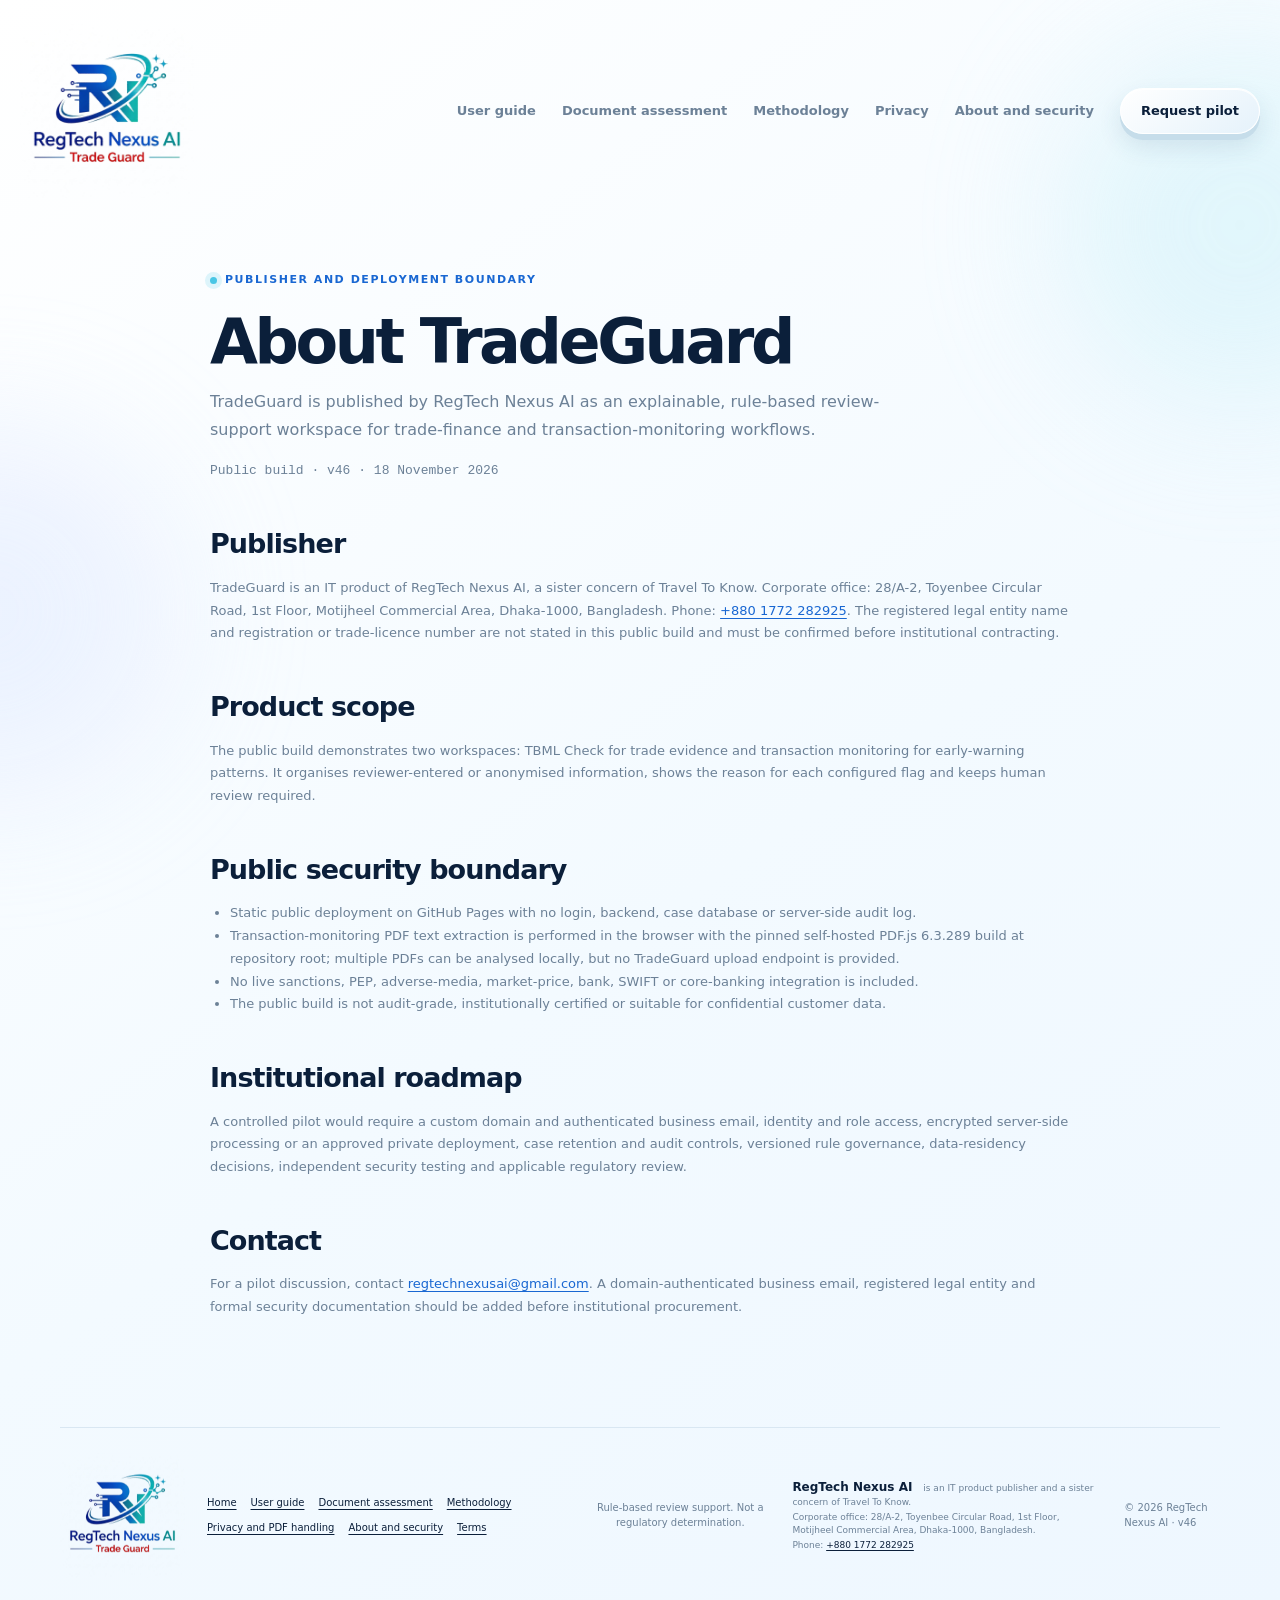
<file: about.html>
<!doctype html>
<html lang="en">
  <head>
    <meta charset="UTF-8" />
    <meta name="viewport" content="width=device-width, initial-scale=1.0" />
    <meta name="description" content="TradeGuard publisher, product scope and public security boundary." />
    <link rel="canonical" href="https://regtechnexusai.com/tradeguard/about.html" />
    <link rel="icon" type="image/png" href="./regtech-nexus-ai-logo.png" />
    <meta property="og:title" content="About and Security Boundary | TradeGuard" />
    <meta property="og:description" content="TradeGuard publisher, product scope and public security boundary." />
    <meta property="og:type" content="website" />
    <meta property="og:url" content="https://regtechnexusai.com/tradeguard/about.html" />
    <meta property="og:image" content="https://regtechnexusai.com/tradeguard/regtech-nexus-ai-logo.png" />
    <meta property="og:image:alt" content="RegTech Nexus AI — TradeGuard" />
    <meta name="twitter:card" content="summary" />
    <meta name="twitter:title" content="About and Security Boundary | TradeGuard" />
    <meta name="twitter:description" content="TradeGuard publisher, product scope and public security boundary." />
    <meta name="twitter:image" content="https://regtechnexusai.com/tradeguard/regtech-nexus-ai-logo.png" />
    <meta http-equiv="Content-Security-Policy" content="default-src 'self'; base-uri 'self'; object-src 'none'; frame-ancestors 'none'; img-src 'self' data:; style-src 'self' https://fonts.googleapis.com; font-src https://fonts.gstatic.com; script-src 'self'; connect-src 'self'; worker-src 'self' blob:; form-action 'self' mailto:;" />
    <title>About and Security Boundary | TradeGuard</title>
    <link rel="stylesheet" href="./style.css?v=45" />
  </head>
  <body>
    <div class="ambient ambient-one" aria-hidden="true"></div>
    <div class="ambient ambient-two" aria-hidden="true"></div>

    <header class="site-header">
      <a class="brand brand-image" href="./index.html#top" aria-label="TradeGuard home">
        <img class="brand-logo" src="./regtech-nexus-ai-logo.png" alt="RegTech Nexus AI — TradeGuard" />
      </a>
      <nav class="nav-links" aria-label="Page navigation">
        <a href="./guide.html">User guide</a>
        <a href="./document-assessment.html">Document assessment</a>
        <a href="./methodology.html">Methodology</a>
        <a href="./privacy.html">Privacy</a>
        <a href="./about.html">About and security</a>
        <a class="nav-cta" href="./index.html#pilot">Request pilot</a>
      </nav>
    </header>

    <main class="section-shell info-page">
      <div class="eyebrow"><span class="pulse-dot"></span> Publisher and deployment boundary</div>
      <h1>About TradeGuard</h1>
      <p class="info-lead">TradeGuard is published by RegTech Nexus AI as an explainable, rule-based review-support workspace for trade-finance and transaction-monitoring workflows.</p>
      <p class="info-meta" data-build-version data-build-label="Public build">Public build</p>

      <h2>Publisher</h2>
      <p>TradeGuard is an IT product of RegTech Nexus AI, a sister concern of Travel To Know. Corporate office: 28/A-2, Toyenbee Circular Road, 1st Floor, Motijheel Commercial Area, Dhaka-1000, Bangladesh. Phone: <a href="tel:+8801772282925">+880 1772 282925</a>. The registered legal entity name and registration or trade-licence number are not stated in this public build and must be confirmed before institutional contracting.</p>

      <h2>Product scope</h2>
      <p>The public build demonstrates two workspaces: TBML Check for trade evidence and transaction monitoring for early-warning patterns. It organises reviewer-entered or anonymised information, shows the reason for each configured flag and keeps human review required.</p>

      <h2>Public security boundary</h2>
      <ul>
        <li>Static public deployment on GitHub Pages with no login, backend, case database or server-side audit log.</li>
        <li>Transaction-monitoring PDF text extraction is performed in the browser with the pinned self-hosted PDF.js 6.3.289 build at repository root; multiple PDFs can be analysed locally, but no TradeGuard upload endpoint is provided.</li>
        <li>No live sanctions, PEP, adverse-media, market-price, bank, SWIFT or core-banking integration is included.</li>
        <li>The public build is not audit-grade, institutionally certified or suitable for confidential customer data.</li>
      </ul>

      <h2>Institutional roadmap</h2>
      <p>A controlled pilot would require a custom domain and authenticated business email, identity and role access, encrypted server-side processing or an approved private deployment, case retention and audit controls, versioned rule governance, data-residency decisions, independent security testing and applicable regulatory review.</p>

      <h2>Contact</h2>
      <p>For a pilot discussion, contact <a href="mailto:?from=regtechnexusai%40gmail.com">regtechnexusai@gmail.com</a>. A domain-authenticated business email, registered legal entity and formal security documentation should be added before institutional procurement.</p>
    </main>

    <footer class="site-footer section-shell">
      <div class="footer-brand"><img class="footer-logo" src="./regtech-nexus-ai-logo.png" alt="RegTech Nexus AI — TradeGuard" /></div>
      <nav class="footer-links" aria-label="Legal and product information">
        <a href="./index.html">Home</a>
        <a href="./guide.html">User guide</a>
        <a href="./document-assessment.html">Document assessment</a>
        <a href="./methodology.html">Methodology</a>
        <a href="./privacy.html">Privacy and PDF handling</a>
        <a href="./about.html">About and security</a>
        <a href="./terms.html">Terms</a>
      </nav>
      <p>Rule-based review support. Not a regulatory determination.</p>
      <div class="footer-company-details">
        <p><strong>RegTech Nexus AI</strong> is an IT product publisher and a sister concern of Travel To Know.</p>
        <p>Corporate office: 28/A-2, Toyenbee Circular Road, 1st Floor, Motijheel Commercial Area, Dhaka-1000, Bangladesh.</p>
        <p>Phone: <a href="tel:+8801772282925">+880 1772 282925</a></p>
      </div>
      <span data-build-version data-build-format="footer">© 2026 RegTech Nexus AI · v45</span>
    </footer>
    <script type="module" src="./site-version.js?v=45"></script>
  <script src="./site-email.js" defer></script></body>
</html>
</file>
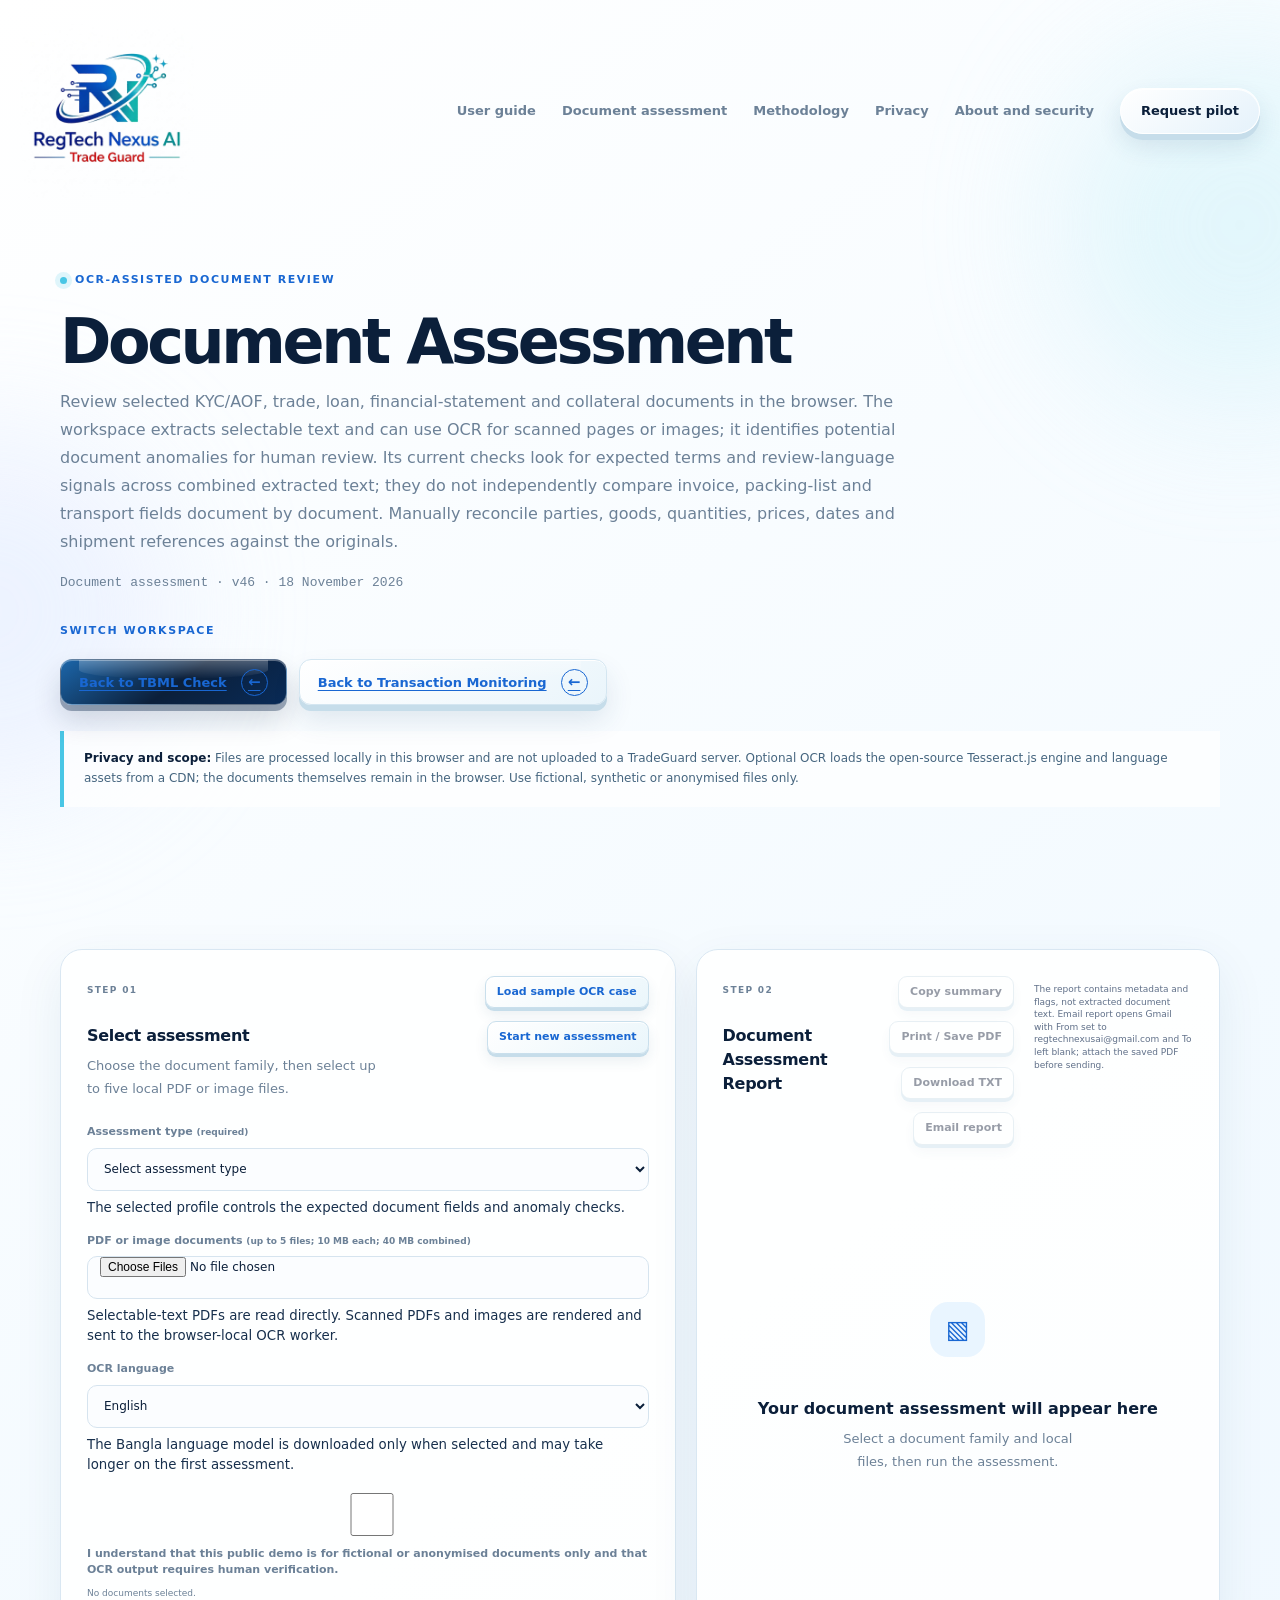
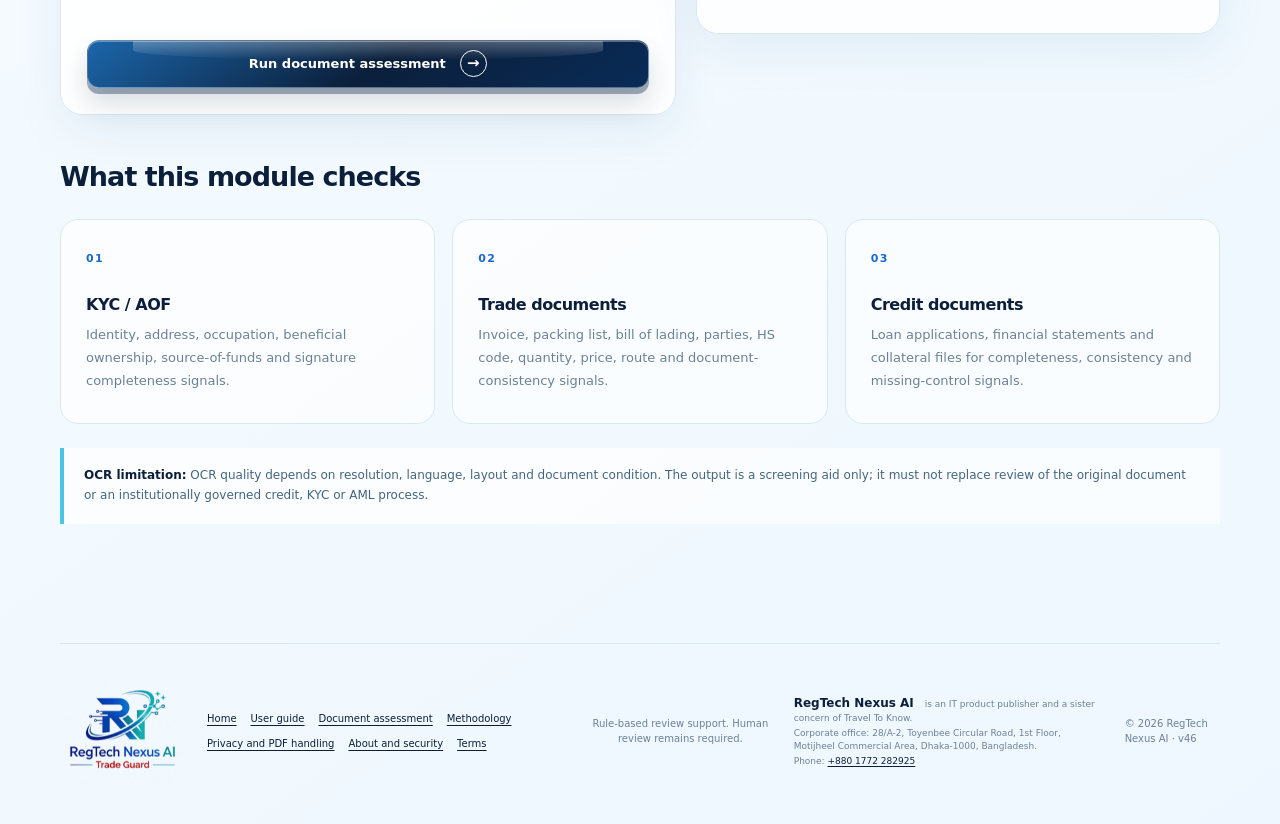
<file: document-assessment.html>
<!doctype html>
<html lang="en">
  <head>
    <meta charset="UTF-8" />
    <meta name="viewport" content="width=device-width, initial-scale=1.0" />
    <meta name="description" content="TradeGuard Document Assessment — browser-local OCR-assisted review for KYC, AOF, trade, loan, financial-statement and collateral documents." />
    <link rel="canonical" href="https://regtechnexusai.com/tradeguard/document-assessment.html" />
    <link rel="icon" type="image/png" href="./regtech-nexus-ai-logo.png" />
    <meta property="og:title" content="Document Assessment | TradeGuard" />
    <meta property="og:description" content="OCR-assisted, browser-local document review support for KYC, AOF, trade, loan, financial-statement and collateral documents." />
    <meta property="og:type" content="website" />
    <meta property="og:url" content="https://regtechnexusai.com/tradeguard/document-assessment.html" />
    <meta property="og:image" content="https://regtechnexusai.com/tradeguard/regtech-nexus-ai-logo.png" />
    <meta property="og:image:alt" content="RegTech Nexus AI — TradeGuard" />
    <meta name="twitter:card" content="summary" />
    <meta name="twitter:title" content="Document Assessment | TradeGuard" />
    <meta name="twitter:description" content="OCR-assisted, browser-local document review support for KYC, AOF, trade, loan, financial-statement and collateral documents." />
    <meta name="twitter:image" content="https://regtechnexusai.com/tradeguard/regtech-nexus-ai-logo.png" />
    <meta http-equiv="Content-Security-Policy" content="default-src 'self'; base-uri 'self'; object-src 'none'; frame-ancestors 'none'; img-src 'self' data: blob:; style-src 'self' https://fonts.googleapis.com; font-src https://fonts.gstatic.com; script-src 'self' https://cdn.jsdelivr.net; connect-src 'self' https://cdn.jsdelivr.net https://tessdata.projectnaptha.com; worker-src 'self' blob: https://cdn.jsdelivr.net; form-action 'self' mailto:;" />
    <title>Document Assessment | TradeGuard</title>
    <link rel="preconnect" href="https://fonts.googleapis.com" />
    <link rel="preconnect" href="https://fonts.gstatic.com" crossorigin />
    <link href="https://fonts.googleapis.com/css2?family=IBM+Plex+Mono:wght@400;500;600&family=IBM+Plex+Sans:wght@400;500;600;700&family=Zilla+Slab:wght@500;600;700&display=swap" rel="stylesheet" />
    <link rel="stylesheet" href="./style.css?v=45" />
  </head>
  <body>
    <div class="ambient ambient-one" aria-hidden="true"></div>
    <div class="ambient ambient-two" aria-hidden="true"></div>

    <header class="site-header">
      <a class="brand brand-image" href="./index.html#top" aria-label="TradeGuard home">
        <img class="brand-logo" src="./regtech-nexus-ai-logo.png" alt="RegTech Nexus AI — TradeGuard" />
      </a>
      <nav class="nav-links" aria-label="Page navigation">
        <a href="./guide.html">User guide</a>
        <a href="./document-assessment.html">Document assessment</a>
        <a href="./methodology.html">Methodology</a>
        <a href="./privacy.html">Privacy</a>
        <a href="./about.html">About and security</a>
        <a class="nav-cta" href="./index.html#pilot">Request pilot</a>
      </nav>
    </header>

    <main class="section-shell info-page document-assessment-page">
      <div class="eyebrow"><span class="pulse-dot"></span> OCR-assisted document review</div>
      <h1>Document Assessment</h1>
      <p class="info-lead">Review selected KYC/AOF, trade, loan, financial-statement and collateral documents in the browser. The workspace extracts selectable text and can use OCR for scanned pages or images; it identifies potential document anomalies for human review. Its current checks look for expected terms and review-language signals across combined extracted text; they do not independently compare invoice, packing-list and transport fields document by document. Manually reconcile parties, goods, quantities, prices, dates and shipment references against the originals.</p>
      <p class="info-meta" data-build-version data-build-label="Document assessment">Document assessment</p>

      <div class="eyebrow workspace-nav-label">Switch workspace</div>
      <div class="document-nav-actions" aria-label="Workspace navigation">
        <a class="button button-primary" href="./index.html#risk-check">Back to TBML Check <span class="button-icon" aria-hidden="true">←</span></a>
        <a class="button button-quiet" href="./proactive-monitoring.html">Back to Transaction Monitoring <span class="button-icon" aria-hidden="true">←</span></a>
      </div>

      <div class="info-callout"><strong>Privacy and scope:</strong> Files are processed locally in this browser and are not uploaded to a TradeGuard server. Optional OCR loads the open-source Tesseract.js engine and language assets from a CDN; the documents themselves remain in the browser. Use fictional, synthetic or anonymised files only.</div>

      <section id="documentCheck" class="section-block document-check-section">
        <div class="workspace-grid document-assessment-grid">
          <form id="documentForm" class="panel form-panel" novalidate>
            <div class="panel-heading">
              <div>
                <span class="panel-kicker">STEP 01</span>
                <h3>Select assessment</h3>
                <p class="form-intro">Choose the document family, then select up to five local PDF or image files.</p>
              </div>
              <div class="panel-actions">
                <button id="documentSampleButton" class="text-button" type="button">Load sample OCR case</button>
                <button id="documentResetButton" class="text-button" type="button">Start new assessment</button>
              </div>
            </div>

            <div class="form-grid">
              <label class="field field-wide">
                <span>Assessment type <em>(required)</em></span>
                <select id="documentAssessmentType" required>
                  <option value="">Select assessment type</option>
                  <option value="kyc-aof">KYC / AOF documents</option>
                  <option value="trade-documents">Trade documents</option>
                  <option value="loan-credit">Loan / credit documents</option>
                  <option value="financial-statements">Financial statements</option>
                  <option value="collateral">Collateral / security documents</option>
                </select>
                <small id="documentAssessmentHint">The selected profile controls the expected document fields and anomaly checks.</small>
              </label>

              <label class="field field-wide">
                <span>PDF or image documents <em>(up to 5 files; 10 MB each; 40 MB combined)</em></span>
                <input id="documentFileInput" type="file" accept="application/pdf,.pdf,image/png,image/jpeg,image/webp,.png,.jpg,.jpeg,.webp" multiple />
                <small>Selectable-text PDFs are read directly. Scanned PDFs and images are rendered and sent to the browser-local OCR worker.</small>
              </label>

              <label class="field field-wide">
                <span>OCR language</span>
                <select id="documentOcrLanguage">
                  <option value="eng">English</option>
                  <option value="eng+ben">English + Bangla</option>
                </select>
                <small>The Bangla language model is downloaded only when selected and may take longer on the first assessment.</small>
              </label>

              <label class="field field-wide checkbox-field">
                <input id="documentPrivacyAcknowledge" type="checkbox" />
                <span>I understand that this public demo is for fictional or anonymised documents only and that OCR output requires human verification.</span>
              </label>
            </div>

            <div id="documentFileStatus" class="file-status" role="status" aria-live="polite">No documents selected.</div>
            <div id="documentFormMessage" class="form-message" role="status" aria-live="polite"></div>
            <button id="runDocumentAssessment" class="button button-primary button-full" type="submit">Run document assessment <span class="button-icon" aria-hidden="true">→</span></button>
          </form>

          <section id="documentReport" class="panel report-panel document-report-panel is-empty" aria-live="polite">
            <div class="panel-heading">
              <div>
                <span class="panel-kicker">STEP 02</span>
                <h3>Document Assessment Report</h3>
              </div>
              <div class="panel-actions">
                <button id="documentCopyButton" class="text-button" type="button" disabled>Copy summary</button>
                <button id="documentPrintButton" class="text-button" type="button" disabled>Print / Save PDF</button>
                <button id="documentDownloadButton" class="text-button" type="button" disabled>Download TXT</button><button id="documentEmailButton" class="text-button" type="button" disabled>Email report</button>
              </div>
              <p class="export-note">The report contains metadata and flags, not extracted document text. Email report opens Gmail with From set to regtechnexusai@gmail.com and To left blank; attach the saved PDF before sending.</p>
            </div>

            <div id="documentEmpty" class="empty-report">
              <div class="empty-icon">▧</div>
              <h3>Your document assessment will appear here</h3>
              <p>Select a document family and local files, then run the assessment.</p>
            </div>

            <div id="documentReportContent" class="document-report-content" hidden>
              <div class="report-brand-header">
                <div class="report-brand-left">
                  <img src="./regtech-nexus-ai-logo.png" alt="RegTech Nexus AI — TradeGuard" />
                  <div>
                    <strong>TradeGuard</strong>
                    <span>by RegTech Nexus AI | Explainable review support</span>
                  </div>
                </div>
                <div class="report-brand-right">
                  <strong>DOCUMENT REVIEW OUTPUT</strong>
                  <span>Case ID: <b id="documentHeaderCaseId">-</b></span>
                  <span>Generated: <b id="documentHeaderGeneratedAt">-</b></span>
                </div>
              </div>

              <div class="document-report-overview">
                <div>
                  <span class="mini-label">INDICATIVE DOCUMENT SIGNAL</span>
                  <div class="report-score"><span id="documentScore">0</span><small>/100</small></div>
                  <span id="documentBand" class="status-pill status-not-ready">HUMAN REVIEW</span>
                </div>
                <div class="document-scan-badge"><strong id="documentOcrBadge">OCR / TEXT</strong><span id="documentOcrBadgeNote">Browser-local extraction</span></div>
              </div>

              <div class="decision-readiness is-blocked">
                <div>
                  <strong id="documentStatus">Human review required</strong>
                  <p id="documentStatusMessage">Document signals are indicative and require verification against the original files.</p>
                </div>
                <div class="raw-score"><span>DOCUMENTS REVIEWED</span><strong id="documentCount">0</strong></div>
              </div>

              <div class="report-detail-card">
                <div class="report-subheading"><span>Assessment profile</span><span id="documentProfileLabel">-</span></div>
                <p id="documentProfileDescription"></p>
              </div>

              <div class="report-subheading"><span>Detected document flags</span><span id="documentFlagCount">0 flags</span></div>
              <div id="documentFlags" class="flag-list"></div>

              <div class="report-subheading"><span>Extraction and file checks</span><span id="documentExtractionLabel">Text/OCR extraction</span></div>
              <div id="documentFileResults" class="document-file-results"></div>

              <div class="recommendation-box">
                <span class="recommendation-icon">✓</span>
                <div><strong>Suggested next steps</strong><ol id="documentNextSteps" class="report-action-list"></ol></div>
              </div>

              <div class="report-footer-note"><strong>Assessment disclaimer:</strong> This output identifies potential document-quality and consistency indicators for analyst review. It is not a finding of fraud, money laundering, creditworthiness or legal liability. The authorised reviewer must inspect the original documents and apply applicable laws, regulations and institutional policy.</div>
            </div>
          </section>
        </div>
      </section>

      <h2>What this module checks</h2>
      <div class="feature-grid document-scope-grid">
        <article class="feature-card"><span class="feature-number">01</span><h3>KYC / AOF</h3><p>Identity, address, occupation, beneficial ownership, source-of-funds and signature completeness signals.</p></article>
        <article class="feature-card"><span class="feature-number">02</span><h3>Trade documents</h3><p>Invoice, packing list, bill of lading, parties, HS code, quantity, price, route and document-consistency signals.</p></article>
        <article class="feature-card"><span class="feature-number">03</span><h3>Credit documents</h3><p>Loan applications, financial statements and collateral files for completeness, consistency and missing-control signals.</p></article>
      </div>

      <div class="info-callout"><strong>OCR limitation:</strong> OCR quality depends on resolution, language, layout and document condition. The output is a screening aid only; it must not replace review of the original document or an institutionally governed credit, KYC or AML process.</div>
    </main>

    <footer class="site-footer section-shell">
      <div class="footer-brand"><img class="footer-logo" src="./regtech-nexus-ai-logo.png" alt="RegTech Nexus AI — TradeGuard" /></div>
      <nav class="footer-links" aria-label="Legal and product information">
        <a href="./index.html">Home</a>
        <a href="./guide.html">User guide</a>
        <a href="./document-assessment.html">Document assessment</a>
        <a href="./methodology.html">Methodology</a>
        <a href="./privacy.html">Privacy and PDF handling</a>
        <a href="./about.html">About and security</a>
        <a href="./terms.html">Terms</a>
      </nav>
      <p>Rule-based review support. Human review remains required.</p>
      <div class="footer-company-details">
        <p><strong>RegTech Nexus AI</strong> is an IT product publisher and a sister concern of Travel To Know.</p>
        <p>Corporate office: 28/A-2, Toyenbee Circular Road, 1st Floor, Motijheel Commercial Area, Dhaka-1000, Bangladesh.</p>
        <p>Phone: <a href="tel:+8801772282925">+880 1772 282925</a></p>
      </div>
      <span data-build-version data-build-format="footer">© 2026 RegTech Nexus AI · v45</span>
    </footer>

    <script type="module" src="./site-version.js?v=45"></script>
    <script type="module" src="./document-assessment.js?v=45"></script>
  <script src="./site-email.js" defer></script></body>
</html>
</file>
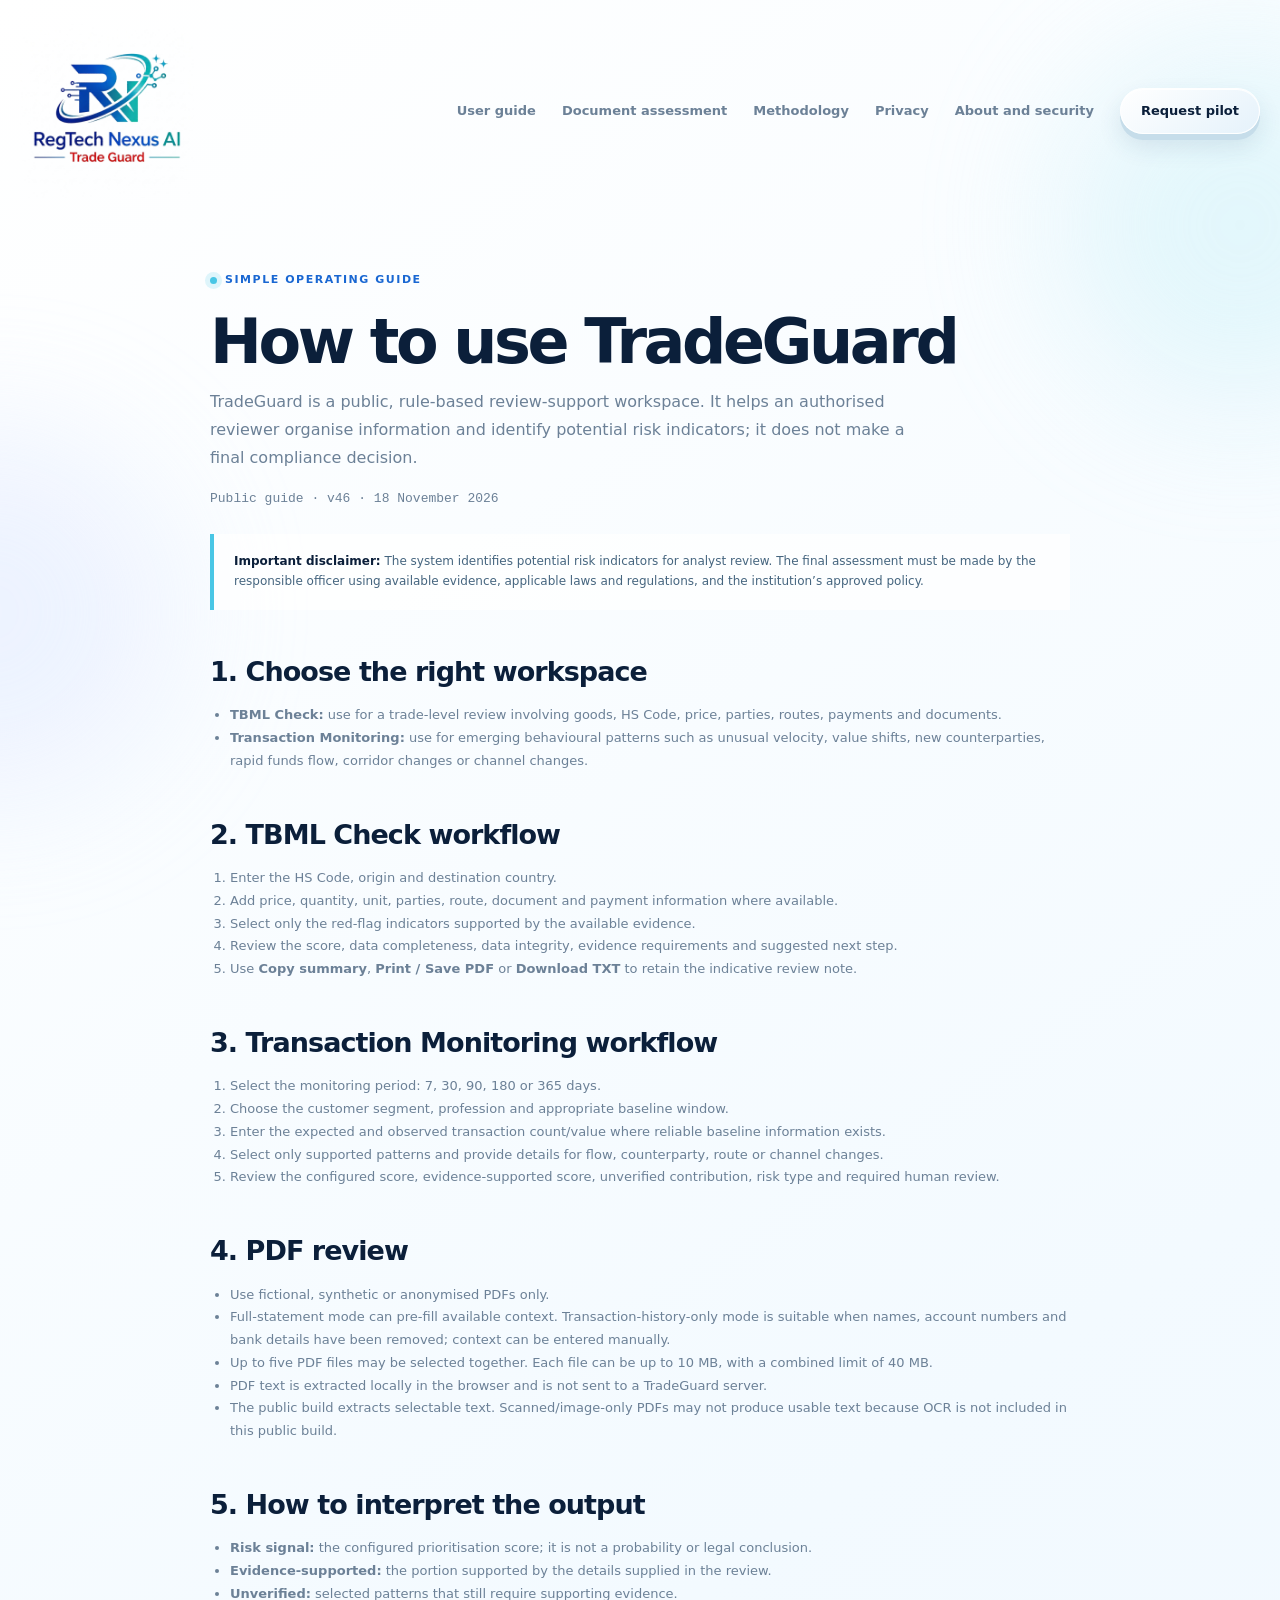
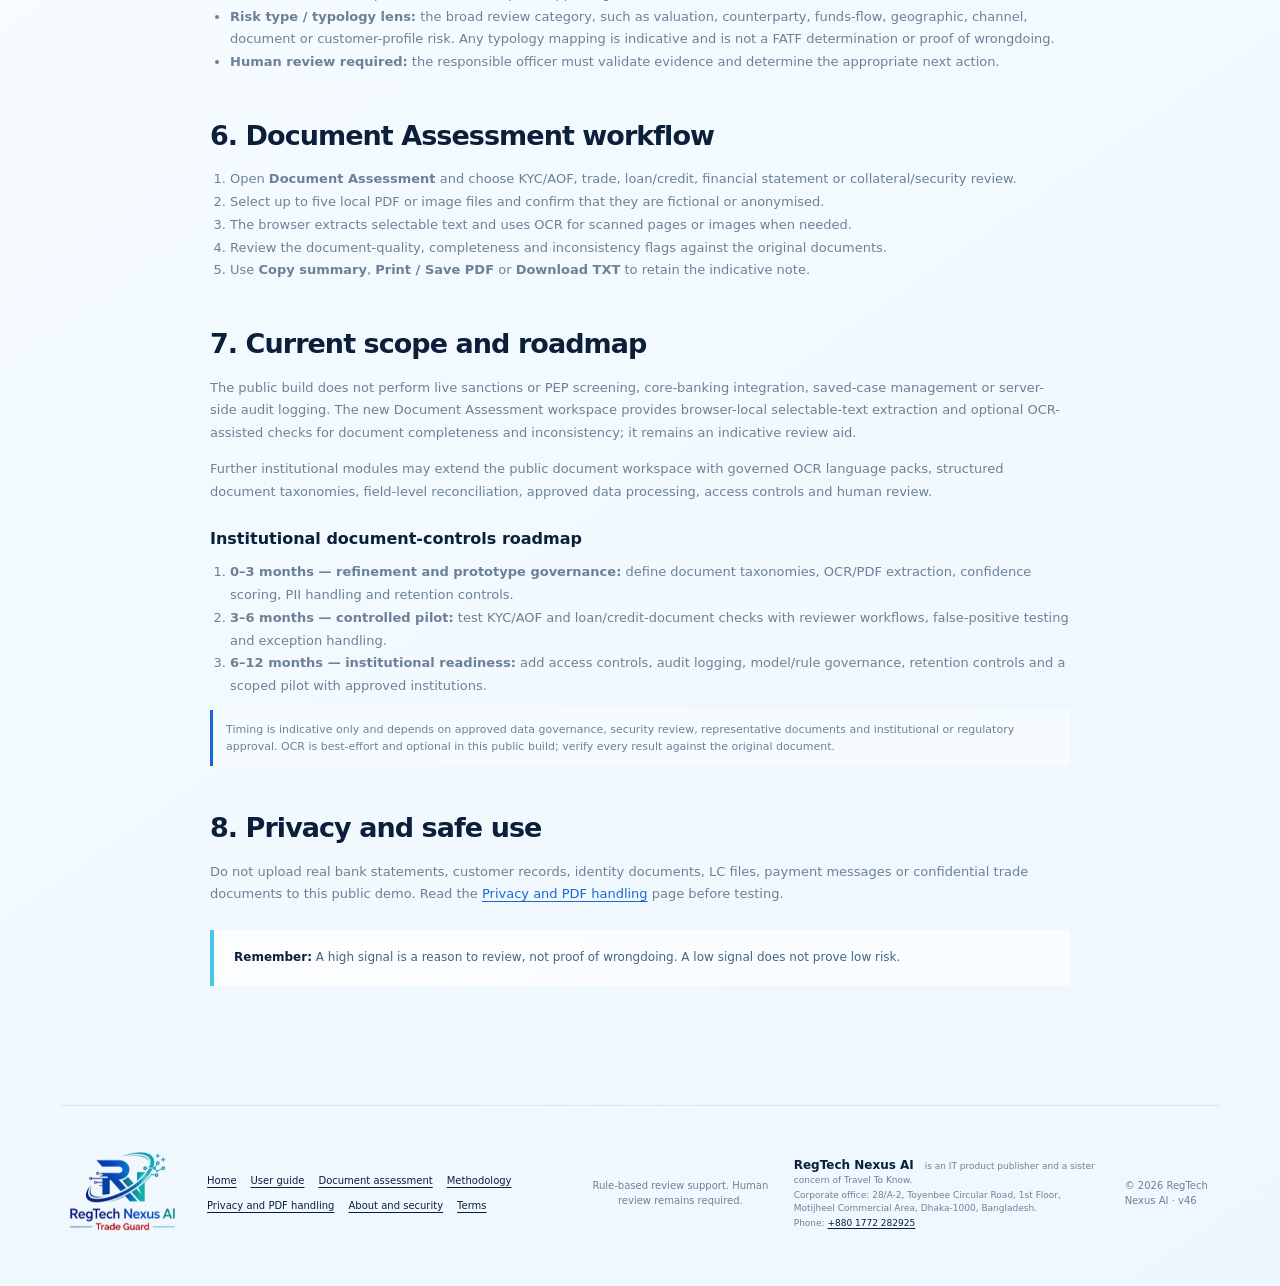
<file: guide.html>
<!doctype html>
<html lang="en">
  <head>
    <meta charset="UTF-8" />
    <meta name="viewport" content="width=device-width, initial-scale=1.0" />
    <meta name="description" content="TradeGuard user guide: purpose, modules, inputs, PDF review and interpretation." />
    <link rel="canonical" href="https://regtechnexusai.com/tradeguard/guide.html" />
    <link rel="icon" type="image/png" href="./regtech-nexus-ai-logo.png" />
    <meta property="og:title" content="User Guide | TradeGuard" />
    <meta property="og:description" content="A simple guide to using TradeGuard's TBML Check and Transaction Monitoring workspaces." />
    <meta property="og:type" content="website" />
    <meta property="og:url" content="https://regtechnexusai.com/tradeguard/guide.html" />
    <meta property="og:image" content="https://regtechnexusai.com/tradeguard/regtech-nexus-ai-logo.png" />
    <meta property="og:image:alt" content="RegTech Nexus AI — TradeGuard" />
    <meta name="twitter:card" content="summary" />
    <meta name="twitter:title" content="User Guide | TradeGuard" />
    <meta name="twitter:description" content="A simple guide to using TradeGuard's TBML Check and Transaction Monitoring workspaces." />
    <meta name="twitter:image" content="https://regtechnexusai.com/tradeguard/regtech-nexus-ai-logo.png" />
    <meta http-equiv="Content-Security-Policy" content="default-src 'self'; base-uri 'self'; object-src 'none'; frame-ancestors 'none'; img-src 'self' data:; style-src 'self' https://fonts.googleapis.com; font-src https://fonts.gstatic.com; script-src 'self'; connect-src 'self'; worker-src 'self' blob:; form-action 'self' mailto:;" />
    <title>User Guide | TradeGuard</title>
    <link rel="preconnect" href="https://fonts.googleapis.com" />
    <link rel="preconnect" href="https://fonts.gstatic.com" crossorigin />
    <link href="https://fonts.googleapis.com/css2?family=IBM+Plex+Mono:wght@400;500;600&family=IBM+Plex+Sans:wght@400;500;600;700&family=Zilla+Slab:wght@500;600;700&display=swap" rel="stylesheet" />
    <link rel="stylesheet" href="./style.css?v=45" />
  </head>
  <body>
    <div class="ambient ambient-one" aria-hidden="true"></div>
    <div class="ambient ambient-two" aria-hidden="true"></div>

    <header class="site-header">
      <a class="brand brand-image" href="./index.html#top" aria-label="TradeGuard home">
        <img class="brand-logo" src="./regtech-nexus-ai-logo.png" alt="RegTech Nexus AI — TradeGuard" />
      </a>
      <nav class="nav-links" aria-label="Page navigation">
        <a href="./guide.html">User guide</a>
        <a href="./document-assessment.html">Document assessment</a>
        <a href="./methodology.html">Methodology</a>
        <a href="./privacy.html">Privacy</a>
        <a href="./about.html">About and security</a>
        <a class="nav-cta" href="./index.html#pilot">Request pilot</a>
      </nav>
    </header>

    <main class="section-shell info-page">
      <div class="eyebrow"><span class="pulse-dot"></span> Simple operating guide</div>
      <h1>How to use TradeGuard</h1>
      <p class="info-lead">TradeGuard is a public, rule-based review-support workspace. It helps an authorised reviewer organise information and identify potential risk indicators; it does not make a final compliance decision.</p>
      <p class="info-meta" data-build-version data-build-label="Public guide">Public guide</p>

      <div class="info-callout"><strong>Important disclaimer:</strong> The system identifies potential risk indicators for analyst review. The final assessment must be made by the responsible officer using available evidence, applicable laws and regulations, and the institution’s approved policy.</div>

      <h2>1. Choose the right workspace</h2>
      <ul>
        <li><strong>TBML Check:</strong> use for a trade-level review involving goods, HS Code, price, parties, routes, payments and documents.</li>
        <li><strong>Transaction Monitoring:</strong> use for emerging behavioural patterns such as unusual velocity, value shifts, new counterparties, rapid funds flow, corridor changes or channel changes.</li>
      </ul>

      <h2>2. TBML Check workflow</h2>
      <ol>
        <li>Enter the HS Code, origin and destination country.</li>
        <li>Add price, quantity, unit, parties, route, document and payment information where available.</li>
        <li>Select only the red-flag indicators supported by the available evidence.</li>
        <li>Review the score, data completeness, data integrity, evidence requirements and suggested next step.</li>
        <li>Use <strong>Copy summary</strong>, <strong>Print / Save PDF</strong> or <strong>Download TXT</strong> to retain the indicative review note.</li>
      </ol>

      <h2>3. Transaction Monitoring workflow</h2>
      <ol>
        <li>Select the monitoring period: 7, 30, 90, 180 or 365 days.</li>
        <li>Choose the customer segment, profession and appropriate baseline window.</li>
        <li>Enter the expected and observed transaction count/value where reliable baseline information exists.</li>
        <li>Select only supported patterns and provide details for flow, counterparty, route or channel changes.</li>
        <li>Review the configured score, evidence-supported score, unverified contribution, risk type and required human review.</li>
      </ol>

      <h2>4. PDF review</h2>
      <ul>
        <li>Use fictional, synthetic or anonymised PDFs only.</li>
        <li>Full-statement mode can pre-fill available context. Transaction-history-only mode is suitable when names, account numbers and bank details have been removed; context can be entered manually.</li>
        <li>Up to five PDF files may be selected together. Each file can be up to 10 MB, with a combined limit of 40 MB.</li>
        <li>PDF text is extracted locally in the browser and is not sent to a TradeGuard server.</li>
        <li>The public build extracts selectable text. Scanned/image-only PDFs may not produce usable text because OCR is not included in this public build.</li>
      </ul>

      <h2>5. How to interpret the output</h2>
      <ul>
        <li><strong>Risk signal:</strong> the configured prioritisation score; it is not a probability or legal conclusion.</li>
        <li><strong>Evidence-supported:</strong> the portion supported by the details supplied in the review.</li>
        <li><strong>Unverified:</strong> selected patterns that still require supporting evidence.</li>
        <li><strong>Risk type / typology lens:</strong> the broad review category, such as valuation, counterparty, funds-flow, geographic, channel, document or customer-profile risk. Any typology mapping is indicative and is not a FATF determination or proof of wrongdoing.</li>
        <li><strong>Human review required:</strong> the responsible officer must validate evidence and determine the appropriate next action.</li>
      </ul>

      
      <h2>6. Document Assessment workflow</h2>
      <ol>
        <li>Open <strong>Document Assessment</strong> and choose KYC/AOF, trade, loan/credit, financial statement or collateral/security review.</li>
        <li>Select up to five local PDF or image files and confirm that they are fictional or anonymised.</li>
        <li>The browser extracts selectable text and uses OCR for scanned pages or images when needed.</li>
        <li>Review the document-quality, completeness and inconsistency flags against the original documents.</li>
        <li>Use <strong>Copy summary</strong>, <strong>Print / Save PDF</strong> or <strong>Download TXT</strong> to retain the indicative note.</li>
      </ol>

      <h2>7. Current scope and roadmap</h2>
      <p>The public build does not perform live sanctions or PEP screening, core-banking integration, saved-case management or server-side audit logging. The new Document Assessment workspace provides browser-local selectable-text extraction and optional OCR-assisted checks for document completeness and inconsistency; it remains an indicative review aid.</p>
      <p>Further institutional modules may extend the public document workspace with governed OCR language packs, structured document taxonomies, field-level reconciliation, approved data processing, access controls and human review.</p>

      <h3>Institutional document-controls roadmap</h3>
      <ol>
        <li><strong>0–3 months — refinement and prototype governance:</strong> define document taxonomies, OCR/PDF extraction, confidence scoring, PII handling and retention controls.</li>
        <li><strong>3–6 months — controlled pilot:</strong> test KYC/AOF and loan/credit-document checks with reviewer workflows, false-positive testing and exception handling.</li>
        <li><strong>6–12 months — institutional readiness:</strong> add access controls, audit logging, model/rule governance, retention controls and a scoped pilot with approved institutions.</li>
      </ol>
      <p class="info-note">Timing is indicative only and depends on approved data governance, security review, representative documents and institutional or regulatory approval. OCR is best-effort and optional in this public build; verify every result against the original document.</p>

      <h2>8. Privacy and safe use</h2>
      <p>Do not upload real bank statements, customer records, identity documents, LC files, payment messages or confidential trade documents to this public demo. Read the <a href="./privacy.html">Privacy and PDF handling</a> page before testing.</p>

      <div class="info-callout"><strong>Remember:</strong> A high signal is a reason to review, not proof of wrongdoing. A low signal does not prove low risk.</div>
    </main>

    <footer class="site-footer section-shell">
      <div class="footer-brand"><img class="footer-logo" src="./regtech-nexus-ai-logo.png" alt="RegTech Nexus AI — TradeGuard" /></div>
      <nav class="footer-links" aria-label="Legal and product information">
        <a href="./index.html">Home</a>
        <a href="./guide.html">User guide</a>
        <a href="./document-assessment.html">Document assessment</a>
        <a href="./methodology.html">Methodology</a>
        <a href="./privacy.html">Privacy and PDF handling</a>
        <a href="./about.html">About and security</a>
        <a href="./terms.html">Terms</a>
      </nav>
      <p>Rule-based review support. Human review remains required.</p>
      <div class="footer-company-details">
        <p><strong>RegTech Nexus AI</strong> is an IT product publisher and a sister concern of Travel To Know.</p>
        <p>Corporate office: 28/A-2, Toyenbee Circular Road, 1st Floor, Motijheel Commercial Area, Dhaka-1000, Bangladesh.</p>
        <p>Phone: <a href="tel:+8801772282925">+880 1772 282925</a></p>
      </div>
      <span data-build-version data-build-format="footer">© 2026 RegTech Nexus AI · v45</span>
    </footer>
    <script type="module" src="./site-version.js?v=45"></script>
  <script src="./site-email.js" defer></script></body>
</html>
</file>
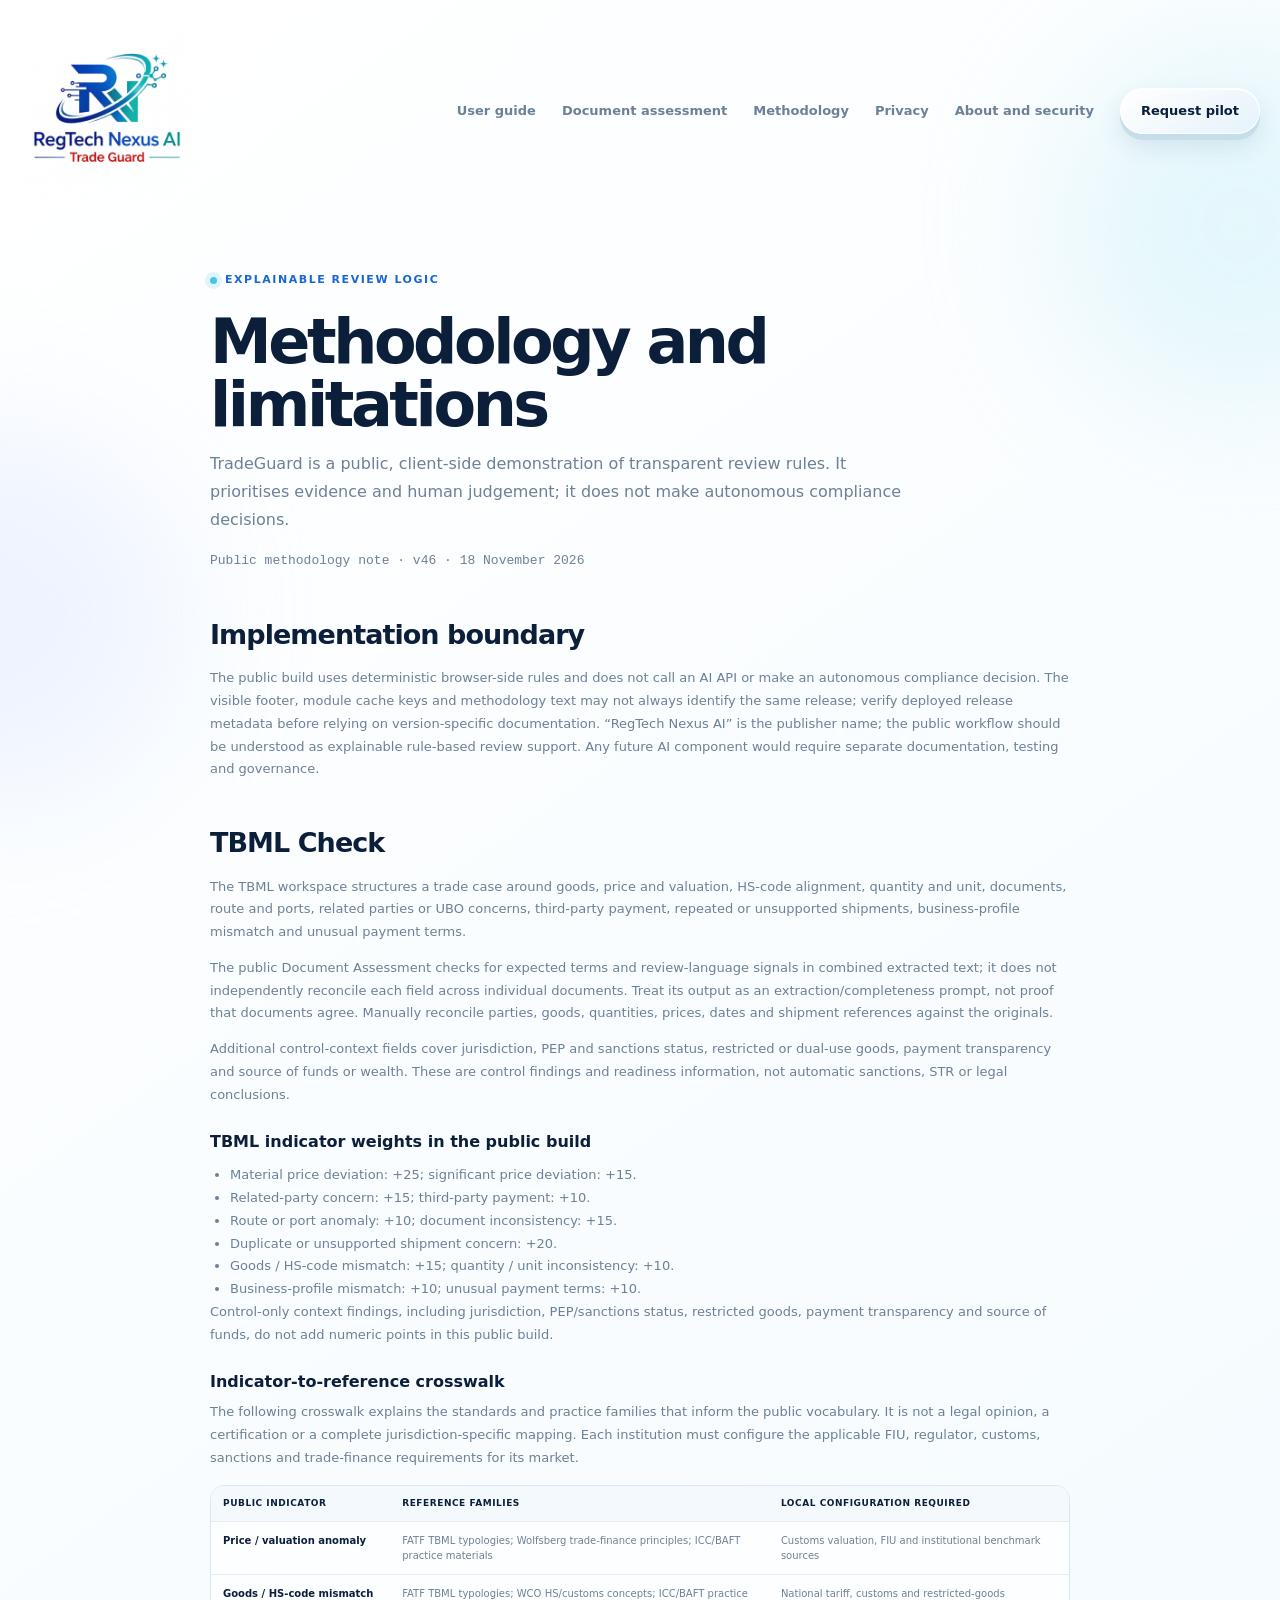
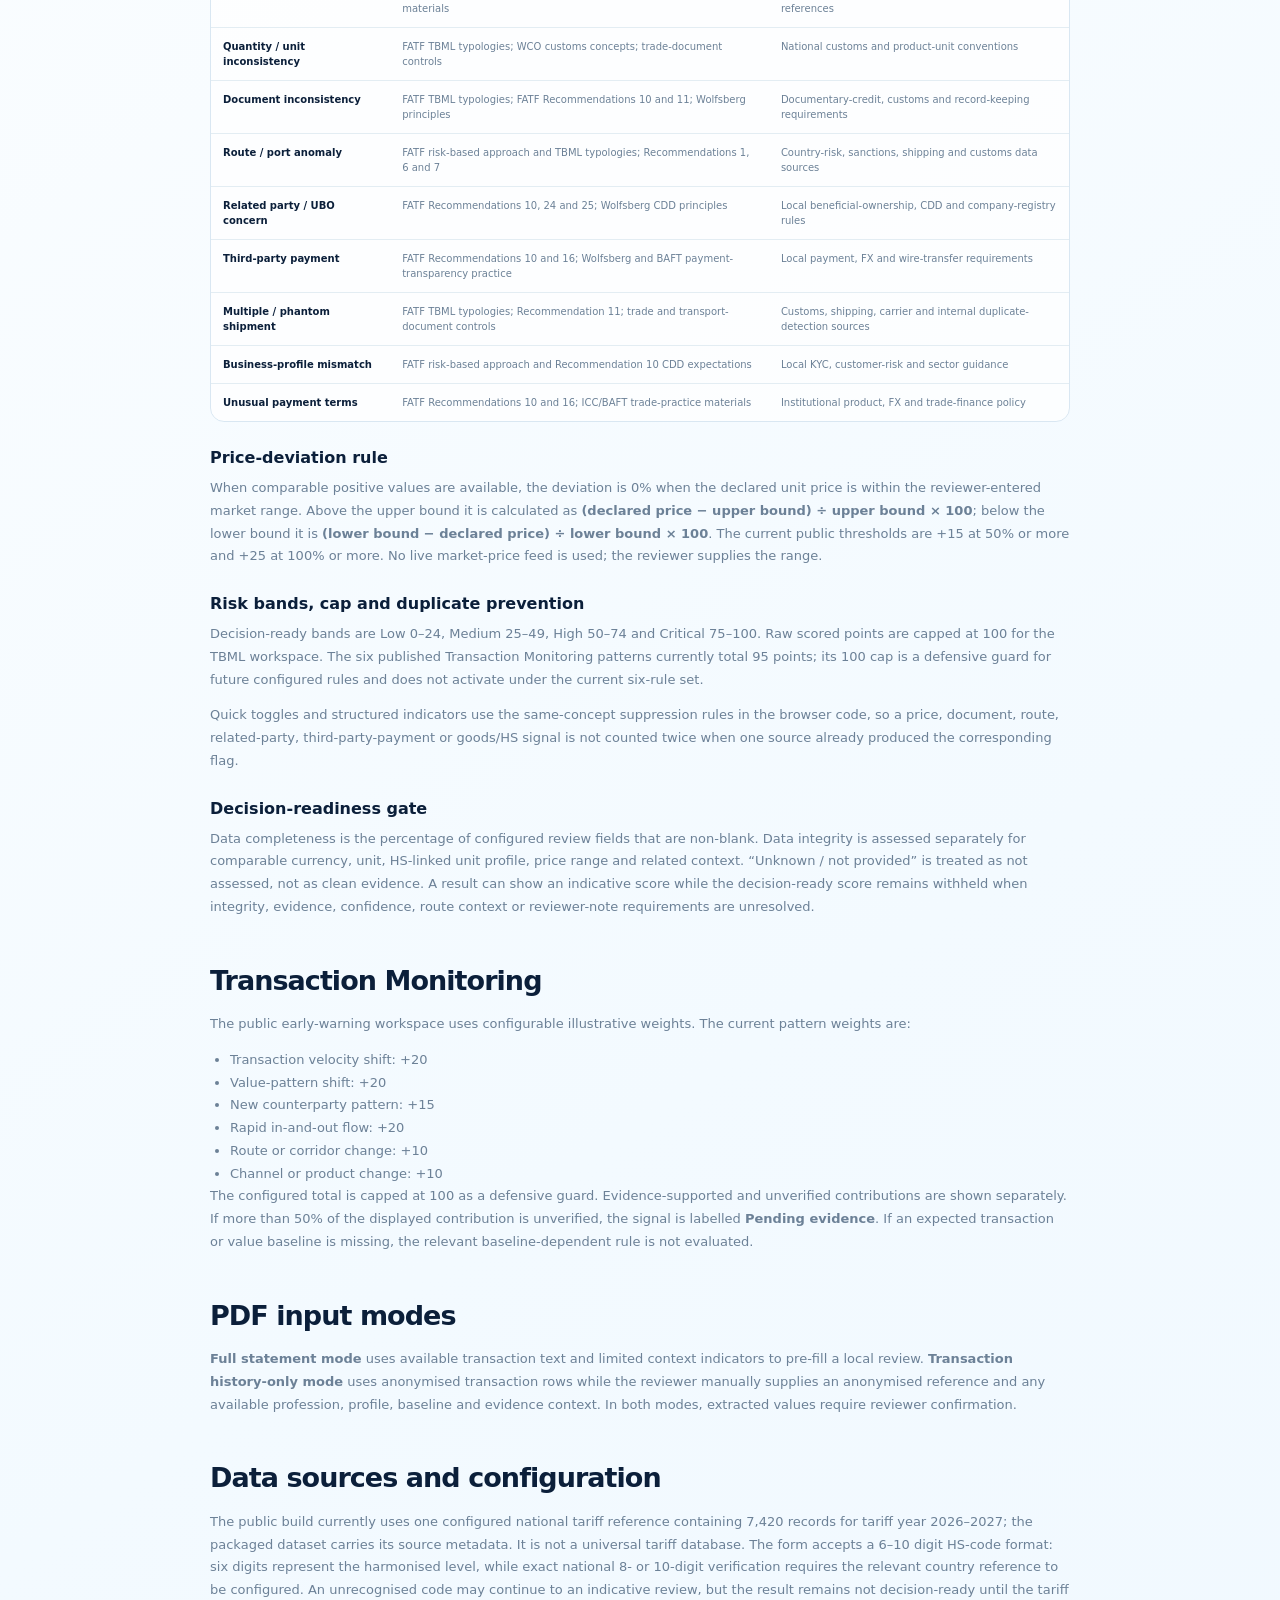
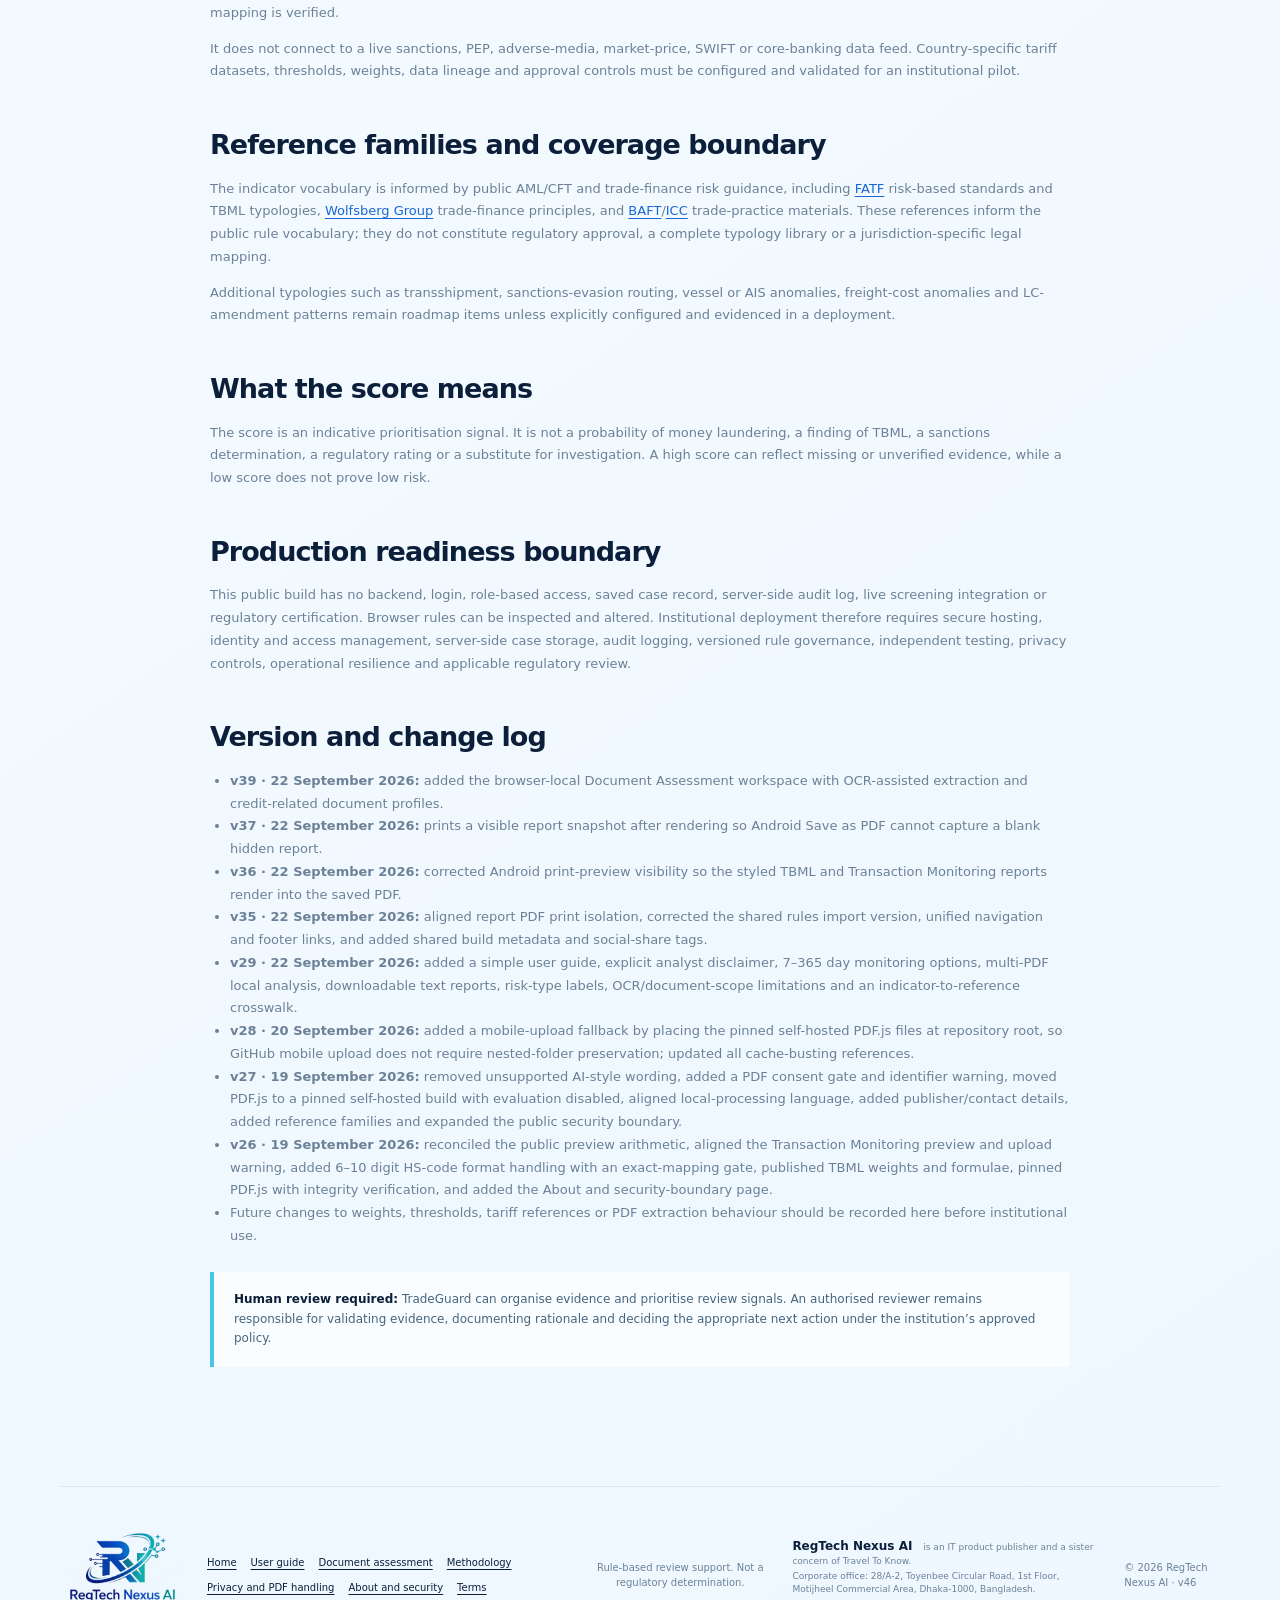
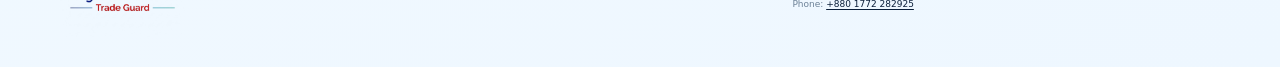
<file: methodology.html>
<!doctype html>
<html lang="en">
  <head>
    <meta charset="UTF-8" />
    <meta name="viewport" content="width=device-width, initial-scale=1.0" />
    <meta name="description" content="TradeGuard public demo methodology, scoring and limitations." />
    <link rel="canonical" href="https://regtechnexusai.com/tradeguard/methodology.html" />
    <link rel="icon" type="image/png" href="./regtech-nexus-ai-logo.png" />
    <meta property="og:title" content="Methodology and Limitations | TradeGuard" />
    <meta property="og:description" content="TradeGuard public demo methodology, scoring and limitations." />
    <meta property="og:type" content="website" />
    <meta property="og:url" content="https://regtechnexusai.com/tradeguard/methodology.html" />
    <meta property="og:image" content="https://regtechnexusai.com/tradeguard/regtech-nexus-ai-logo.png" />
    <meta property="og:image:alt" content="RegTech Nexus AI — TradeGuard" />
    <meta name="twitter:card" content="summary" />
    <meta name="twitter:title" content="Methodology and Limitations | TradeGuard" />
    <meta name="twitter:description" content="TradeGuard public demo methodology, scoring and limitations." />
    <meta name="twitter:image" content="https://regtechnexusai.com/tradeguard/regtech-nexus-ai-logo.png" />
    <meta http-equiv="Content-Security-Policy" content="default-src 'self'; base-uri 'self'; object-src 'none'; frame-ancestors 'none'; img-src 'self' data:; style-src 'self' https://fonts.googleapis.com; font-src https://fonts.gstatic.com; script-src 'self'; connect-src 'self'; worker-src 'self' blob:; form-action 'self' mailto:;" />
    <title>Methodology and Limitations | TradeGuard</title>
    <link rel="stylesheet" href="./style.css?v=45" />
  </head>
  <body>
    <div class="ambient ambient-one" aria-hidden="true"></div>
    <div class="ambient ambient-two" aria-hidden="true"></div>

    <header class="site-header">
      <a class="brand brand-image" href="./index.html#top" aria-label="TradeGuard home">
        <img class="brand-logo" src="./regtech-nexus-ai-logo.png" alt="RegTech Nexus AI — TradeGuard" />
      </a>
      <nav class="nav-links" aria-label="Page navigation">
        <a href="./guide.html">User guide</a>
        <a href="./document-assessment.html">Document assessment</a>
        <a href="./methodology.html">Methodology</a>
        <a href="./privacy.html">Privacy</a>
        <a href="./about.html">About and security</a>
        <a class="nav-cta" href="./index.html#pilot">Request pilot</a>
      </nav>
    </header>

    <main class="section-shell info-page">
      <div class="eyebrow"><span class="pulse-dot"></span> Explainable review logic</div>
      <h1>Methodology and limitations</h1>
      <p class="info-lead">TradeGuard is a public, client-side demonstration of transparent review rules. It prioritises evidence and human judgement; it does not make autonomous compliance decisions.</p>
      <p class="info-meta" data-build-version data-build-label="Public methodology note">Public methodology note</p>

      <h2>Implementation boundary</h2>
      <p>The public build uses deterministic browser-side rules and does not call an AI API or make an autonomous compliance decision. The visible footer, module cache keys and methodology text may not always identify the same release; verify deployed release metadata before relying on version-specific documentation. “RegTech Nexus AI” is the publisher name; the public workflow should be understood as explainable rule-based review support. Any future AI component would require separate documentation, testing and governance.</p>

      <h2>TBML Check</h2>
      <p>The TBML workspace structures a trade case around goods, price and valuation, HS-code alignment, quantity and unit, documents, route and ports, related parties or UBO concerns, third-party payment, repeated or unsupported shipments, business-profile mismatch and unusual payment terms.</p>
      <p>The public Document Assessment checks for expected terms and review-language signals in combined extracted text; it does not independently reconcile each field across individual documents. Treat its output as an extraction/completeness prompt, not proof that documents agree. Manually reconcile parties, goods, quantities, prices, dates and shipment references against the originals.</p>
      <p>Additional control-context fields cover jurisdiction, PEP and sanctions status, restricted or dual-use goods, payment transparency and source of funds or wealth. These are control findings and readiness information, not automatic sanctions, STR or legal conclusions.</p>

      <h3>TBML indicator weights in the public build</h3>
      <ul>
        <li>Material price deviation: +25; significant price deviation: +15.</li>
        <li>Related-party concern: +15; third-party payment: +10.</li>
        <li>Route or port anomaly: +10; document inconsistency: +15.</li>
        <li>Duplicate or unsupported shipment concern: +20.</li>
        <li>Goods / HS-code mismatch: +15; quantity / unit inconsistency: +10.</li>
        <li>Business-profile mismatch: +10; unusual payment terms: +10.</li>
      </ul>
      <p>Control-only context findings, including jurisdiction, PEP/sanctions status, restricted goods, payment transparency and source of funds, do not add numeric points in this public build.</p>

      <h3>Indicator-to-reference crosswalk</h3>
      <p>The following crosswalk explains the standards and practice families that inform the public vocabulary. It is not a legal opinion, a certification or a complete jurisdiction-specific mapping. Each institution must configure the applicable FIU, regulator, customs, sanctions and trade-finance requirements for its market.</p>
      <div class="standards-map" role="region" aria-label="TBML indicator standards crosswalk" tabindex="0">
        <table>
          <thead><tr><th>Public indicator</th><th>Reference families</th><th>Local configuration required</th></tr></thead>
          <tbody>
            <tr><td>Price / valuation anomaly</td><td>FATF TBML typologies; Wolfsberg trade-finance principles; ICC/BAFT practice materials</td><td>Customs valuation, FIU and institutional benchmark sources</td></tr>
            <tr><td>Goods / HS-code mismatch</td><td>FATF TBML typologies; WCO HS/customs concepts; ICC/BAFT practice materials</td><td>National tariff, customs and restricted-goods references</td></tr>
            <tr><td>Quantity / unit inconsistency</td><td>FATF TBML typologies; WCO customs concepts; trade-document controls</td><td>National customs and product-unit conventions</td></tr>
            <tr><td>Document inconsistency</td><td>FATF TBML typologies; FATF Recommendations 10 and 11; Wolfsberg principles</td><td>Documentary-credit, customs and record-keeping requirements</td></tr>
            <tr><td>Route / port anomaly</td><td>FATF risk-based approach and TBML typologies; Recommendations 1, 6 and 7</td><td>Country-risk, sanctions, shipping and customs data sources</td></tr>
            <tr><td>Related party / UBO concern</td><td>FATF Recommendations 10, 24 and 25; Wolfsberg CDD principles</td><td>Local beneficial-ownership, CDD and company-registry rules</td></tr>
            <tr><td>Third-party payment</td><td>FATF Recommendations 10 and 16; Wolfsberg and BAFT payment-transparency practice</td><td>Local payment, FX and wire-transfer requirements</td></tr>
            <tr><td>Multiple / phantom shipment</td><td>FATF TBML typologies; Recommendation 11; trade and transport-document controls</td><td>Customs, shipping, carrier and internal duplicate-detection sources</td></tr>
            <tr><td>Business-profile mismatch</td><td>FATF risk-based approach and Recommendation 10 CDD expectations</td><td>Local KYC, customer-risk and sector guidance</td></tr>
            <tr><td>Unusual payment terms</td><td>FATF Recommendations 10 and 16; ICC/BAFT trade-practice materials</td><td>Institutional product, FX and trade-finance policy</td></tr>
          </tbody>
        </table>
      </div>

      <h3>Price-deviation rule</h3>
      <p>When comparable positive values are available, the deviation is 0% when the declared unit price is within the reviewer-entered market range. Above the upper bound it is calculated as <strong>(declared price − upper bound) ÷ upper bound × 100</strong>; below the lower bound it is <strong>(lower bound − declared price) ÷ lower bound × 100</strong>. The current public thresholds are +15 at 50% or more and +25 at 100% or more. No live market-price feed is used; the reviewer supplies the range.</p>

      <h3>Risk bands, cap and duplicate prevention</h3>
      <p>Decision-ready bands are Low 0–24, Medium 25–49, High 50–74 and Critical 75–100. Raw scored points are capped at 100 for the TBML workspace. The six published Transaction Monitoring patterns currently total 95 points; its 100 cap is a defensive guard for future configured rules and does not activate under the current six-rule set.</p>
      <p>Quick toggles and structured indicators use the same-concept suppression rules in the browser code, so a price, document, route, related-party, third-party-payment or goods/HS signal is not counted twice when one source already produced the corresponding flag.</p>

      <h3>Decision-readiness gate</h3>
      <p>Data completeness is the percentage of configured review fields that are non-blank. Data integrity is assessed separately for comparable currency, unit, HS-linked unit profile, price range and related context. “Unknown / not provided” is treated as not assessed, not as clean evidence. A result can show an indicative score while the decision-ready score remains withheld when integrity, evidence, confidence, route context or reviewer-note requirements are unresolved.</p>

      <h2>Transaction Monitoring</h2>
      <p>The public early-warning workspace uses configurable illustrative weights. The current pattern weights are:</p>
      <ul>
        <li>Transaction velocity shift: +20</li>
        <li>Value-pattern shift: +20</li>
        <li>New counterparty pattern: +15</li>
        <li>Rapid in-and-out flow: +20</li>
        <li>Route or corridor change: +10</li>
        <li>Channel or product change: +10</li>
      </ul>
      <p>The configured total is capped at 100 as a defensive guard. Evidence-supported and unverified contributions are shown separately. If more than 50% of the displayed contribution is unverified, the signal is labelled <strong>Pending evidence</strong>. If an expected transaction or value baseline is missing, the relevant baseline-dependent rule is not evaluated.</p>

      <h2>PDF input modes</h2>
      <p><strong>Full statement mode</strong> uses available transaction text and limited context indicators to pre-fill a local review. <strong>Transaction history-only mode</strong> uses anonymised transaction rows while the reviewer manually supplies an anonymised reference and any available profession, profile, baseline and evidence context. In both modes, extracted values require reviewer confirmation.</p>

      <h2>Data sources and configuration</h2>
      <p>The public build currently uses one configured national tariff reference containing 7,420 records for tariff year 2026–2027; the packaged dataset carries its source metadata. It is not a universal tariff database. The form accepts a 6–10 digit HS-code format: six digits represent the harmonised level, while exact national 8- or 10-digit verification requires the relevant country reference to be configured. An unrecognised code may continue to an indicative review, but the result remains not decision-ready until the tariff mapping is verified.</p>
      <p>It does not connect to a live sanctions, PEP, adverse-media, market-price, SWIFT or core-banking data feed. Country-specific tariff datasets, thresholds, weights, data lineage and approval controls must be configured and validated for an institutional pilot.</p>

      <h2>Reference families and coverage boundary</h2>
      <p>The indicator vocabulary is informed by public AML/CFT and trade-finance risk guidance, including <a href="https://www.fatf-gafi.org/" target="_blank" rel="noopener noreferrer">FATF</a> risk-based standards and TBML typologies, <a href="https://www.wolfsberg-group.org/" target="_blank" rel="noopener noreferrer">Wolfsberg Group</a> trade-finance principles, and <a href="https://www.baft.org/" target="_blank" rel="noopener noreferrer">BAFT</a>/<a href="https://iccwbo.org/" target="_blank" rel="noopener noreferrer">ICC</a> trade-practice materials. These references inform the public rule vocabulary; they do not constitute regulatory approval, a complete typology library or a jurisdiction-specific legal mapping.</p>
      <p>Additional typologies such as transshipment, sanctions-evasion routing, vessel or AIS anomalies, freight-cost anomalies and LC-amendment patterns remain roadmap items unless explicitly configured and evidenced in a deployment.</p>

      <h2>What the score means</h2>
      <p>The score is an indicative prioritisation signal. It is not a probability of money laundering, a finding of TBML, a sanctions determination, a regulatory rating or a substitute for investigation. A high score can reflect missing or unverified evidence, while a low score does not prove low risk.</p>

      <h2>Production readiness boundary</h2>
      <p>This public build has no backend, login, role-based access, saved case record, server-side audit log, live screening integration or regulatory certification. Browser rules can be inspected and altered. Institutional deployment therefore requires secure hosting, identity and access management, server-side case storage, audit logging, versioned rule governance, independent testing, privacy controls, operational resilience and applicable regulatory review.</p>

      <h2>Version and change log</h2>
      <ul>
        <li><strong>v39 · 22 September 2026:</strong> added the browser-local Document Assessment workspace with OCR-assisted extraction and credit-related document profiles.</li>
        <li><strong>v37 · 22 September 2026:</strong> prints a visible report snapshot after rendering so Android Save as PDF cannot capture a blank hidden report.</li>
        <li><strong>v36 · 22 September 2026:</strong> corrected Android print-preview visibility so the styled TBML and Transaction Monitoring reports render into the saved PDF.</li>
        <li><strong>v35 · 22 September 2026:</strong> aligned report PDF print isolation, corrected the shared rules import version, unified navigation and footer links, and added shared build metadata and social-share tags.</li>
        <li><strong>v29 · 22 September 2026:</strong> added a simple user guide, explicit analyst disclaimer, 7–365 day monitoring options, multi-PDF local analysis, downloadable text reports, risk-type labels, OCR/document-scope limitations and an indicator-to-reference crosswalk.</li>
        <li><strong>v28 · 20 September 2026:</strong> added a mobile-upload fallback by placing the pinned self-hosted PDF.js files at repository root, so GitHub mobile upload does not require nested-folder preservation; updated all cache-busting references.</li>
        <li><strong>v27 · 19 September 2026:</strong> removed unsupported AI-style wording, added a PDF consent gate and identifier warning, moved PDF.js to a pinned self-hosted build with evaluation disabled, aligned local-processing language, added publisher/contact details, added reference families and expanded the public security boundary.</li>
        <li><strong>v26 · 19 September 2026:</strong> reconciled the public preview arithmetic, aligned the Transaction Monitoring preview and upload warning, added 6–10 digit HS-code format handling with an exact-mapping gate, published TBML weights and formulae, pinned PDF.js with integrity verification, and added the About and security-boundary page.</li>
        <li>Future changes to weights, thresholds, tariff references or PDF extraction behaviour should be recorded here before institutional use.</li>
      </ul>

      <div class="info-callout"><strong>Human review required:</strong> TradeGuard can organise evidence and prioritise review signals. An authorised reviewer remains responsible for validating evidence, documenting rationale and deciding the appropriate next action under the institution’s approved policy.</div>
    </main>

    <footer class="site-footer section-shell">
      <div class="footer-brand"><img class="footer-logo" src="./regtech-nexus-ai-logo.png" alt="RegTech Nexus AI — TradeGuard" /></div>
      <nav class="footer-links" aria-label="Legal and product information">
        <a href="./index.html">Home</a>
        <a href="./guide.html">User guide</a>
        <a href="./document-assessment.html">Document assessment</a>
        <a href="./methodology.html">Methodology</a>
        <a href="./privacy.html">Privacy and PDF handling</a>
        <a href="./about.html">About and security</a>
        <a href="./terms.html">Terms</a>
      </nav>
      <p>Rule-based review support. Not a regulatory determination.</p>
      <div class="footer-company-details">
        <p><strong>RegTech Nexus AI</strong> is an IT product publisher and a sister concern of Travel To Know.</p>
        <p>Corporate office: 28/A-2, Toyenbee Circular Road, 1st Floor, Motijheel Commercial Area, Dhaka-1000, Bangladesh.</p>
        <p>Phone: <a href="tel:+8801772282925">+880 1772 282925</a></p>
      </div>
      <span data-build-version data-build-format="footer">© 2026 RegTech Nexus AI · v45</span>
    </footer>
    <script type="module" src="./site-version.js?v=45"></script>
  <script src="./site-email.js" defer></script></body>
</html>
</file>
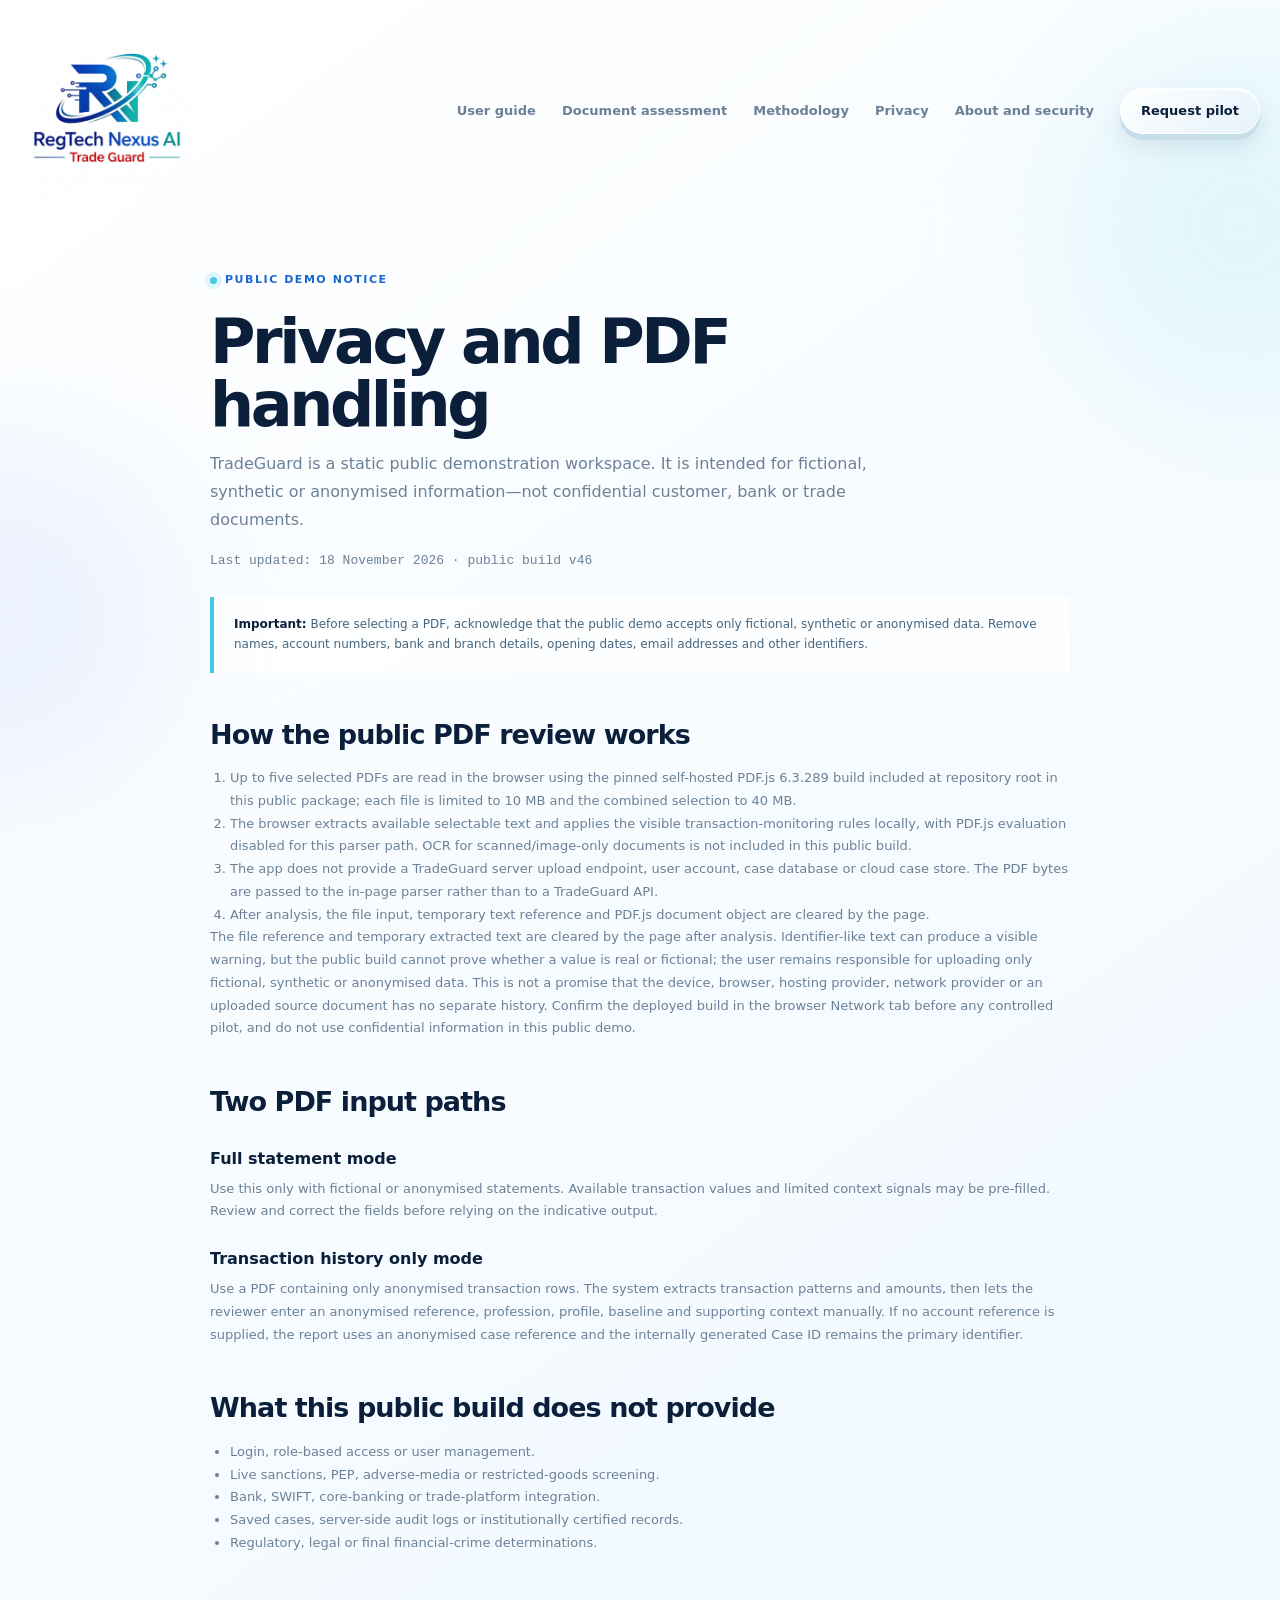
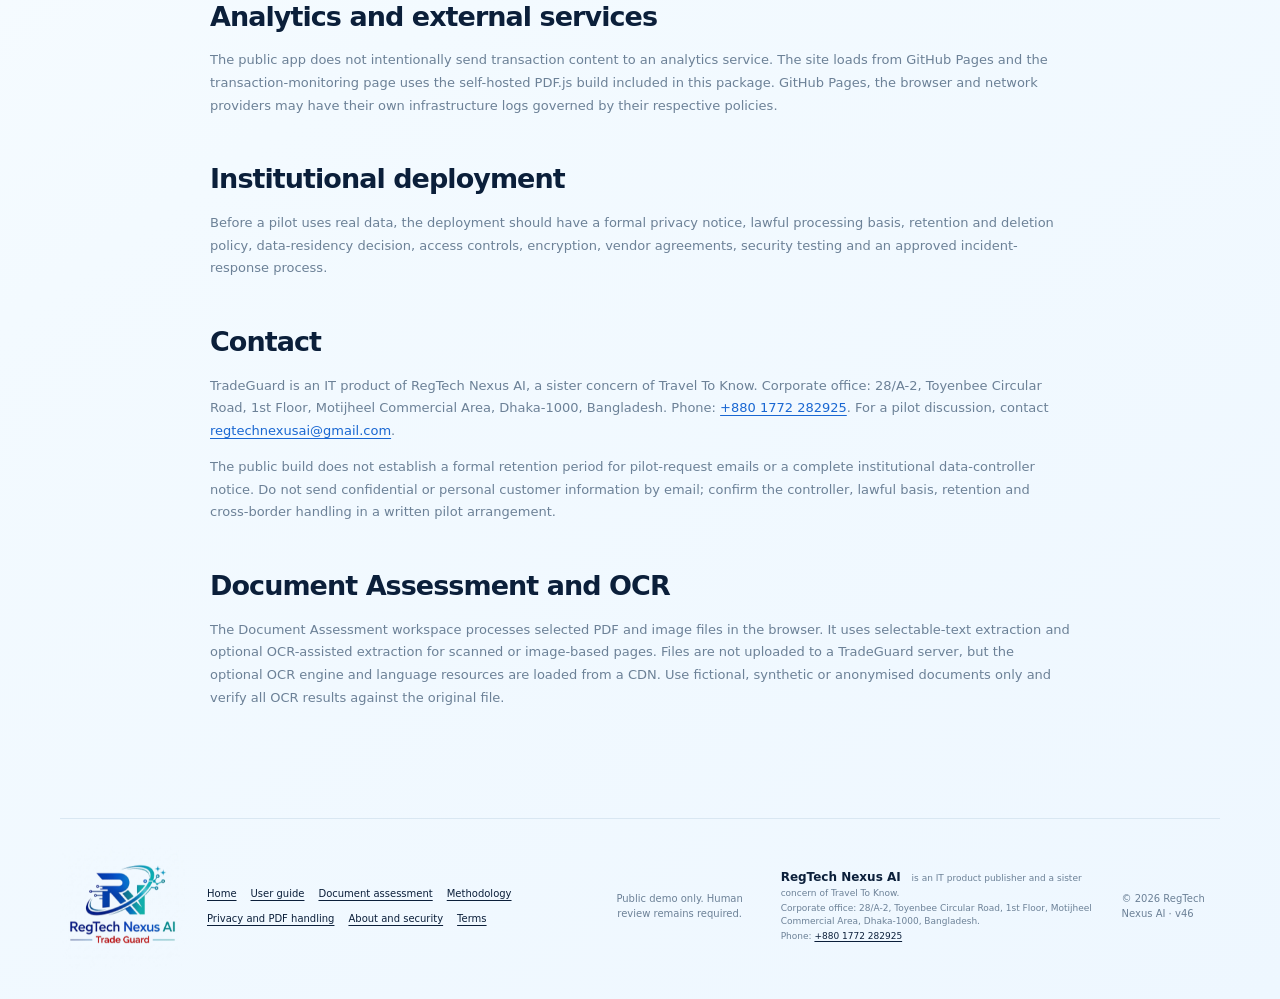
<file: privacy.html>
<!doctype html>
<html lang="en">
  <head>
    <meta charset="UTF-8" />
    <meta name="viewport" content="width=device-width, initial-scale=1.0" />
    <meta name="description" content="TradeGuard public demo privacy and PDF handling notice." />
    <link rel="canonical" href="https://regtechnexusai.com/tradeguard/privacy.html" />
    <link rel="icon" type="image/png" href="./regtech-nexus-ai-logo.png" />
    <meta property="og:title" content="Privacy and PDF Handling | TradeGuard" />
    <meta property="og:description" content="TradeGuard public demo privacy and PDF handling notice." />
    <meta property="og:type" content="website" />
    <meta property="og:url" content="https://regtechnexusai.com/tradeguard/privacy.html" />
    <meta property="og:image" content="https://regtechnexusai.com/tradeguard/regtech-nexus-ai-logo.png" />
    <meta property="og:image:alt" content="RegTech Nexus AI — TradeGuard" />
    <meta name="twitter:card" content="summary" />
    <meta name="twitter:title" content="Privacy and PDF Handling | TradeGuard" />
    <meta name="twitter:description" content="TradeGuard public demo privacy and PDF handling notice." />
    <meta name="twitter:image" content="https://regtechnexusai.com/tradeguard/regtech-nexus-ai-logo.png" />
    <meta http-equiv="Content-Security-Policy" content="default-src 'self'; base-uri 'self'; object-src 'none'; frame-ancestors 'none'; img-src 'self' data:; style-src 'self' https://fonts.googleapis.com; font-src https://fonts.gstatic.com; script-src 'self'; connect-src 'self'; worker-src 'self' blob:; form-action 'self' mailto:;" />
    <title>Privacy and PDF Handling | TradeGuard</title>
    <link rel="stylesheet" href="./style.css?v=45" />
  </head>
  <body>
    <div class="ambient ambient-one" aria-hidden="true"></div>
    <div class="ambient ambient-two" aria-hidden="true"></div>

    <header class="site-header">
      <a class="brand brand-image" href="./index.html#top" aria-label="TradeGuard home">
        <img class="brand-logo" src="./regtech-nexus-ai-logo.png" alt="RegTech Nexus AI — TradeGuard" />
      </a>
      <nav class="nav-links" aria-label="Page navigation">
        <a href="./guide.html">User guide</a>
        <a href="./document-assessment.html">Document assessment</a>
        <a href="./methodology.html">Methodology</a>
        <a href="./privacy.html">Privacy</a>
        <a href="./about.html">About and security</a>
        <a class="nav-cta" href="./index.html#pilot">Request pilot</a>
      </nav>
    </header>

    <main class="section-shell info-page">
      <div class="eyebrow"><span class="pulse-dot"></span> Public demo notice</div>
      <h1>Privacy and PDF handling</h1>
      <p class="info-lead">TradeGuard is a static public demonstration workspace. It is intended for fictional, synthetic or anonymised information—not confidential customer, bank or trade documents.</p>
      <p class="info-meta" data-build-version data-build-format="last-updated">Last updated: 22 September 2026 · public build</p>

      <div class="info-callout"><strong>Important:</strong> Before selecting a PDF, acknowledge that the public demo accepts only fictional, synthetic or anonymised data. Remove names, account numbers, bank and branch details, opening dates, email addresses and other identifiers.</div>

      <h2>How the public PDF review works</h2>
      <ol>
        <li>Up to five selected PDFs are read in the browser using the pinned self-hosted PDF.js 6.3.289 build included at repository root in this public package; each file is limited to 10 MB and the combined selection to 40 MB.</li>
        <li>The browser extracts available selectable text and applies the visible transaction-monitoring rules locally, with PDF.js evaluation disabled for this parser path. OCR for scanned/image-only documents is not included in this public build.</li>
        <li>The app does not provide a TradeGuard server upload endpoint, user account, case database or cloud case store. The PDF bytes are passed to the in-page parser rather than to a TradeGuard API.</li>
        <li>After analysis, the file input, temporary text reference and PDF.js document object are cleared by the page.</li>
      </ol>
      <p>The file reference and temporary extracted text are cleared by the page after analysis. Identifier-like text can produce a visible warning, but the public build cannot prove whether a value is real or fictional; the user remains responsible for uploading only fictional, synthetic or anonymised data. This is not a promise that the device, browser, hosting provider, network provider or an uploaded source document has no separate history. Confirm the deployed build in the browser Network tab before any controlled pilot, and do not use confidential information in this public demo.</p>

      <h2>Two PDF input paths</h2>
      <h3>Full statement mode</h3>
      <p>Use this only with fictional or anonymised statements. Available transaction values and limited context signals may be pre-filled. Review and correct the fields before relying on the indicative output.</p>
      <h3>Transaction history only mode</h3>
      <p>Use a PDF containing only anonymised transaction rows. The system extracts transaction patterns and amounts, then lets the reviewer enter an anonymised reference, profession, profile, baseline and supporting context manually. If no account reference is supplied, the report uses an anonymised case reference and the internally generated Case ID remains the primary identifier.</p>

      <h2>What this public build does not provide</h2>
      <ul>
        <li>Login, role-based access or user management.</li>
        <li>Live sanctions, PEP, adverse-media or restricted-goods screening.</li>
        <li>Bank, SWIFT, core-banking or trade-platform integration.</li>
        <li>Saved cases, server-side audit logs or institutionally certified records.</li>
        <li>Regulatory, legal or final financial-crime determinations.</li>
      </ul>

      <h2>Analytics and external services</h2>
      <p>The public app does not intentionally send transaction content to an analytics service. The site loads from GitHub Pages and the transaction-monitoring page uses the self-hosted PDF.js build included in this package. GitHub Pages, the browser and network providers may have their own infrastructure logs governed by their respective policies.</p>

      <h2>Institutional deployment</h2>
      <p>Before a pilot uses real data, the deployment should have a formal privacy notice, lawful processing basis, retention and deletion policy, data-residency decision, access controls, encryption, vendor agreements, security testing and an approved incident-response process.</p>

      <h2>Contact</h2>
      <p>TradeGuard is an IT product of RegTech Nexus AI, a sister concern of Travel To Know. Corporate office: 28/A-2, Toyenbee Circular Road, 1st Floor, Motijheel Commercial Area, Dhaka-1000, Bangladesh. Phone: <a href="tel:+8801772282925">+880 1772 282925</a>. For a pilot discussion, contact <a href="mailto:?from=regtechnexusai%40gmail.com">regtechnexusai@gmail.com</a>.</p>
      <p>The public build does not establish a formal retention period for pilot-request emails or a complete institutional data-controller notice. Do not send confidential or personal customer information by email; confirm the controller, lawful basis, retention and cross-border handling in a written pilot arrangement.</p>
    
      <h2>Document Assessment and OCR</h2>
      <p>The Document Assessment workspace processes selected PDF and image files in the browser. It uses selectable-text extraction and optional OCR-assisted extraction for scanned or image-based pages. Files are not uploaded to a TradeGuard server, but the optional OCR engine and language resources are loaded from a CDN. Use fictional, synthetic or anonymised documents only and verify all OCR results against the original file.</p>
    </main>

    <footer class="site-footer section-shell">
      <div class="footer-brand"><img class="footer-logo" src="./regtech-nexus-ai-logo.png" alt="RegTech Nexus AI — TradeGuard" /></div>
      <nav class="footer-links" aria-label="Legal and product information">
        <a href="./index.html">Home</a>
        <a href="./guide.html">User guide</a>
        <a href="./document-assessment.html">Document assessment</a>
        <a href="./methodology.html">Methodology</a>
        <a href="./privacy.html">Privacy and PDF handling</a>
        <a href="./about.html">About and security</a>
        <a href="./terms.html">Terms</a>
      </nav>
      <p>Public demo only. Human review remains required.</p>
      <div class="footer-company-details">
        <p><strong>RegTech Nexus AI</strong> is an IT product publisher and a sister concern of Travel To Know.</p>
        <p>Corporate office: 28/A-2, Toyenbee Circular Road, 1st Floor, Motijheel Commercial Area, Dhaka-1000, Bangladesh.</p>
        <p>Phone: <a href="tel:+8801772282925">+880 1772 282925</a></p>
      </div>
      <span data-build-version data-build-format="footer">© 2026 RegTech Nexus AI · v45</span>
    </footer>
    <script type="module" src="./site-version.js?v=45"></script>
  <script src="./site-email.js" defer></script></body>
</html>
</file>
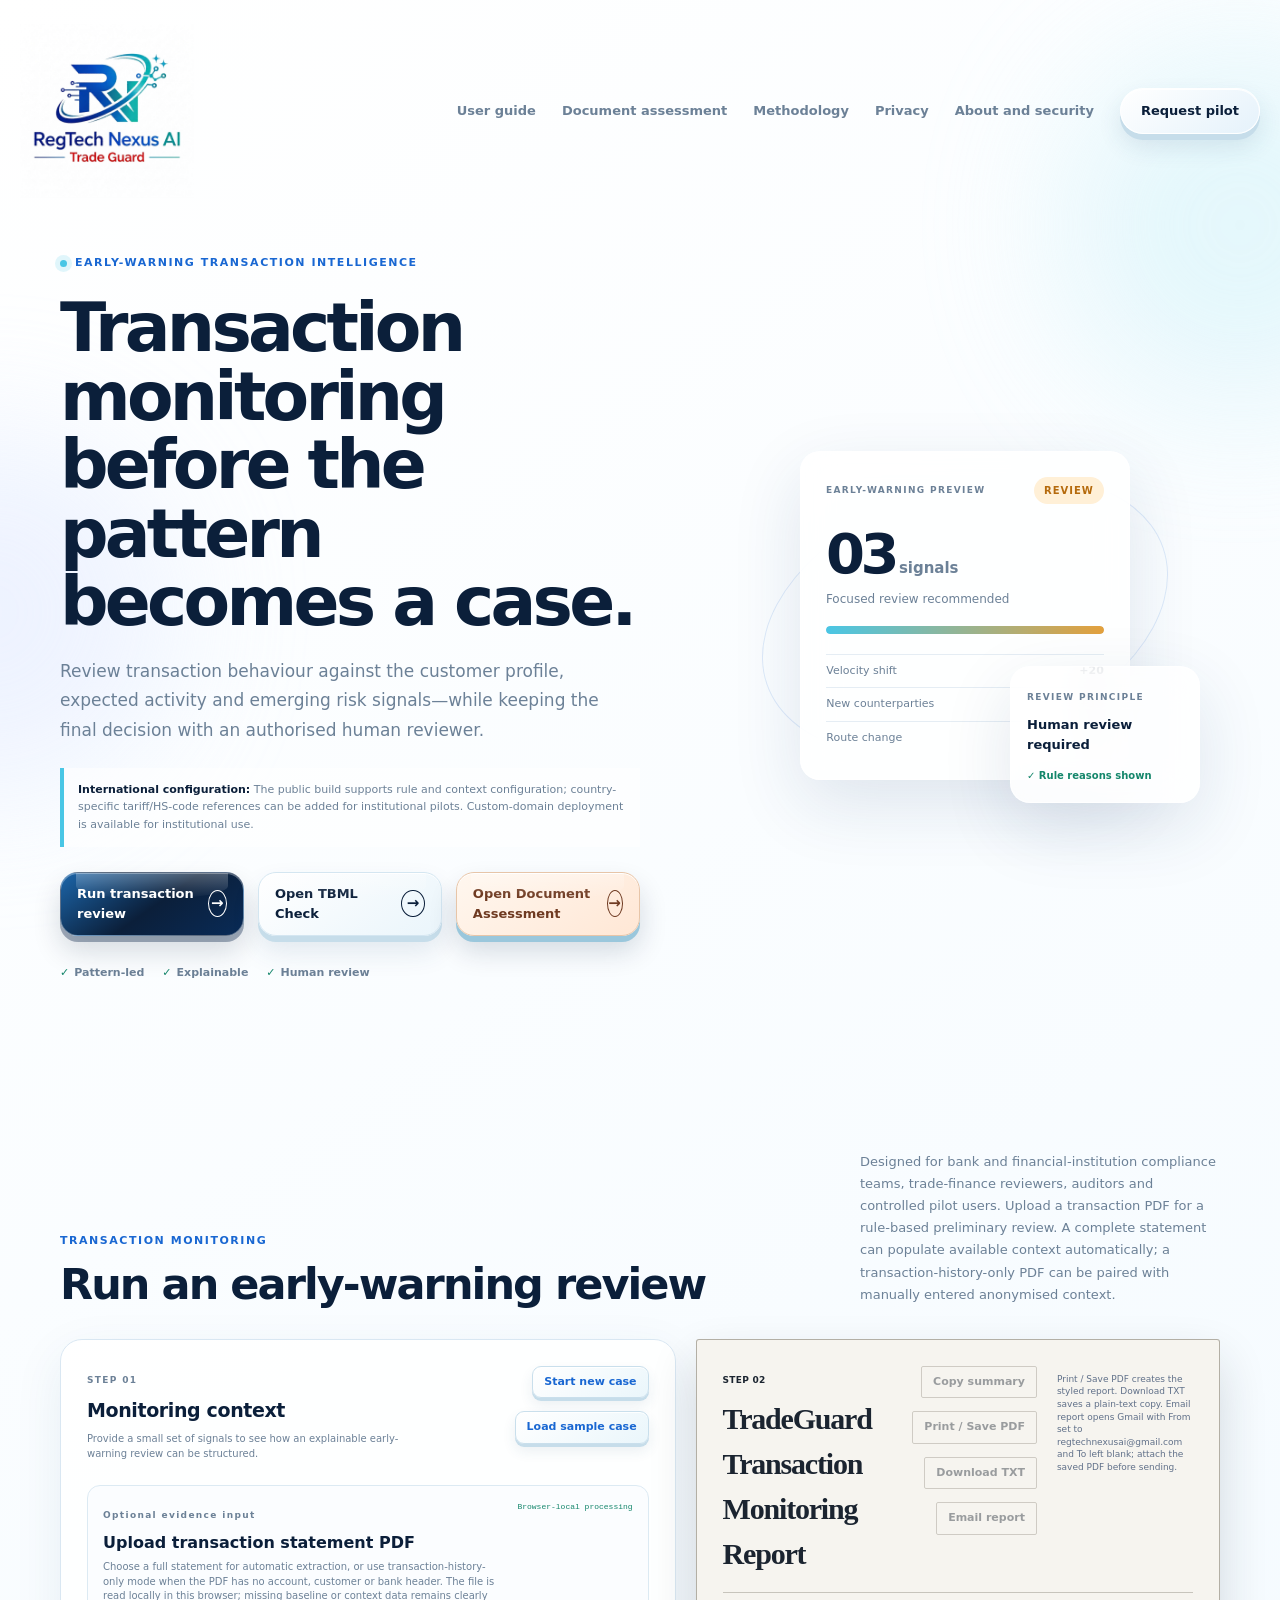
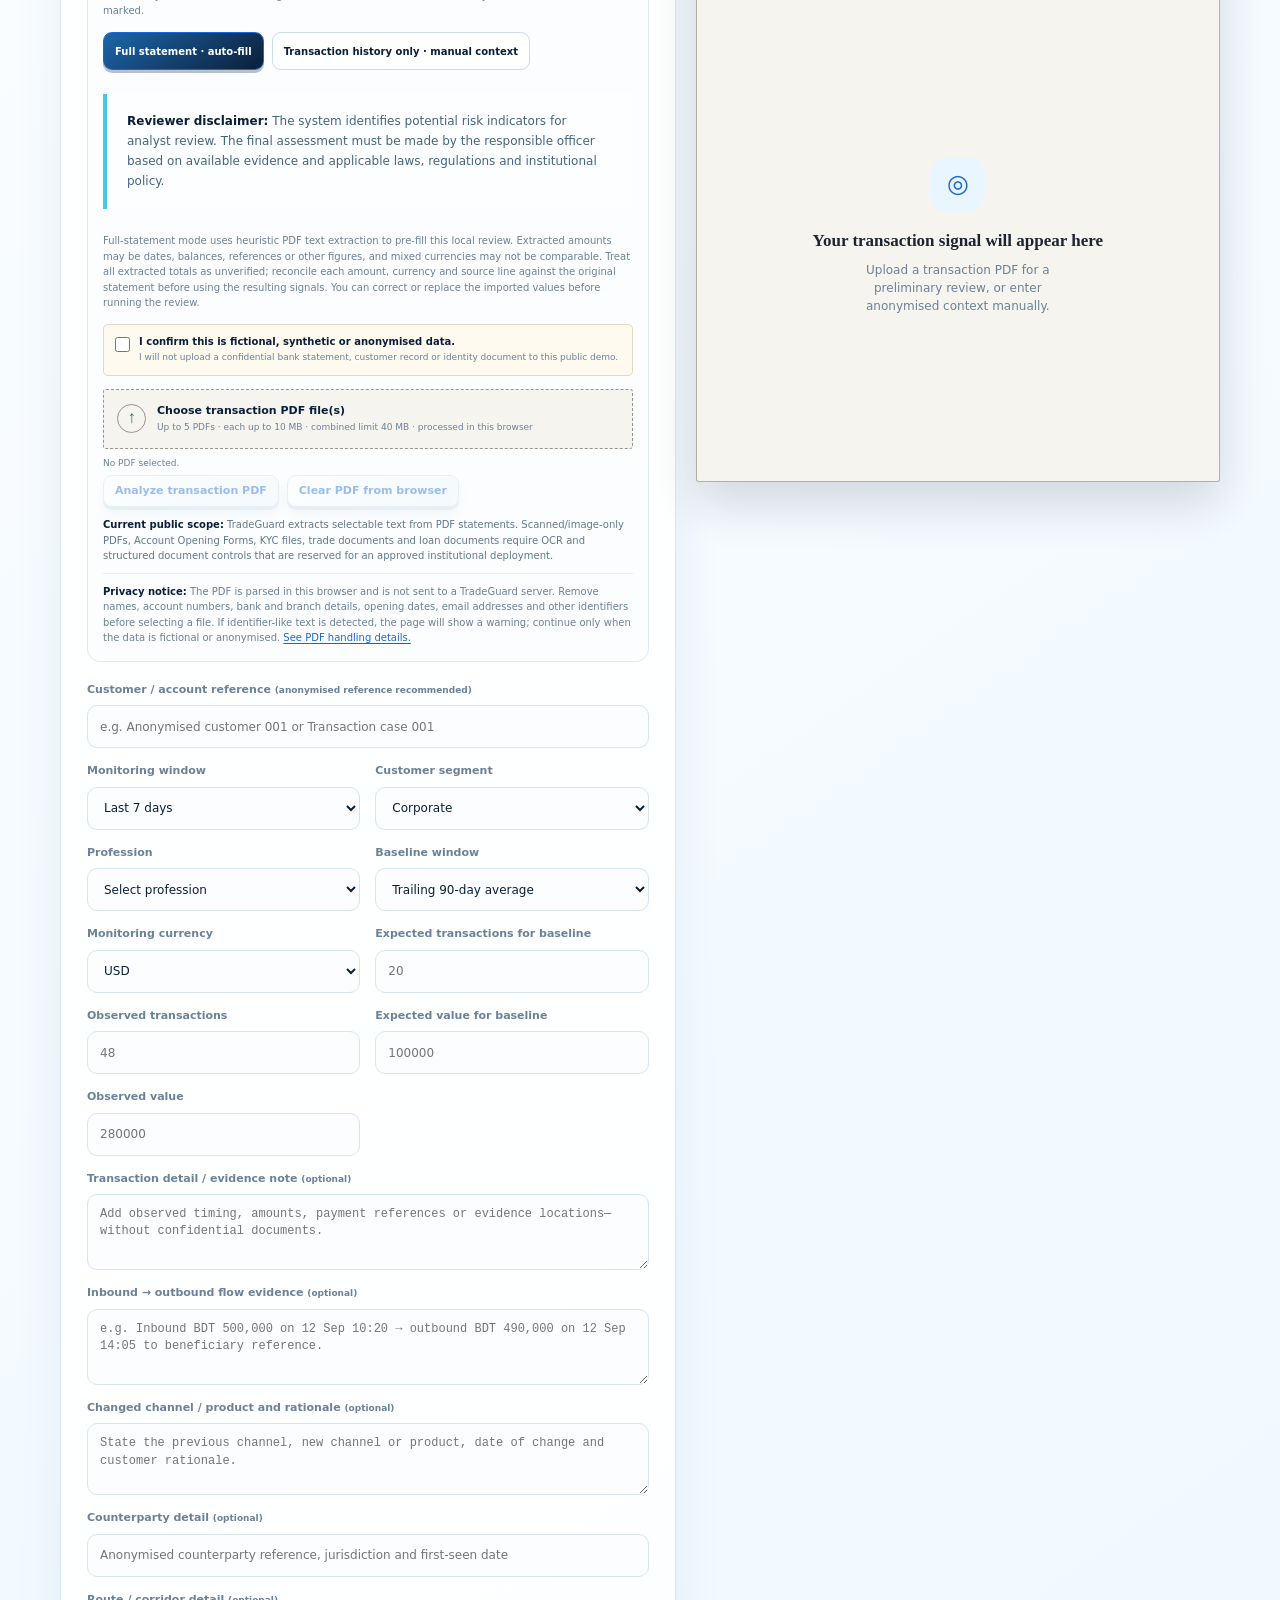
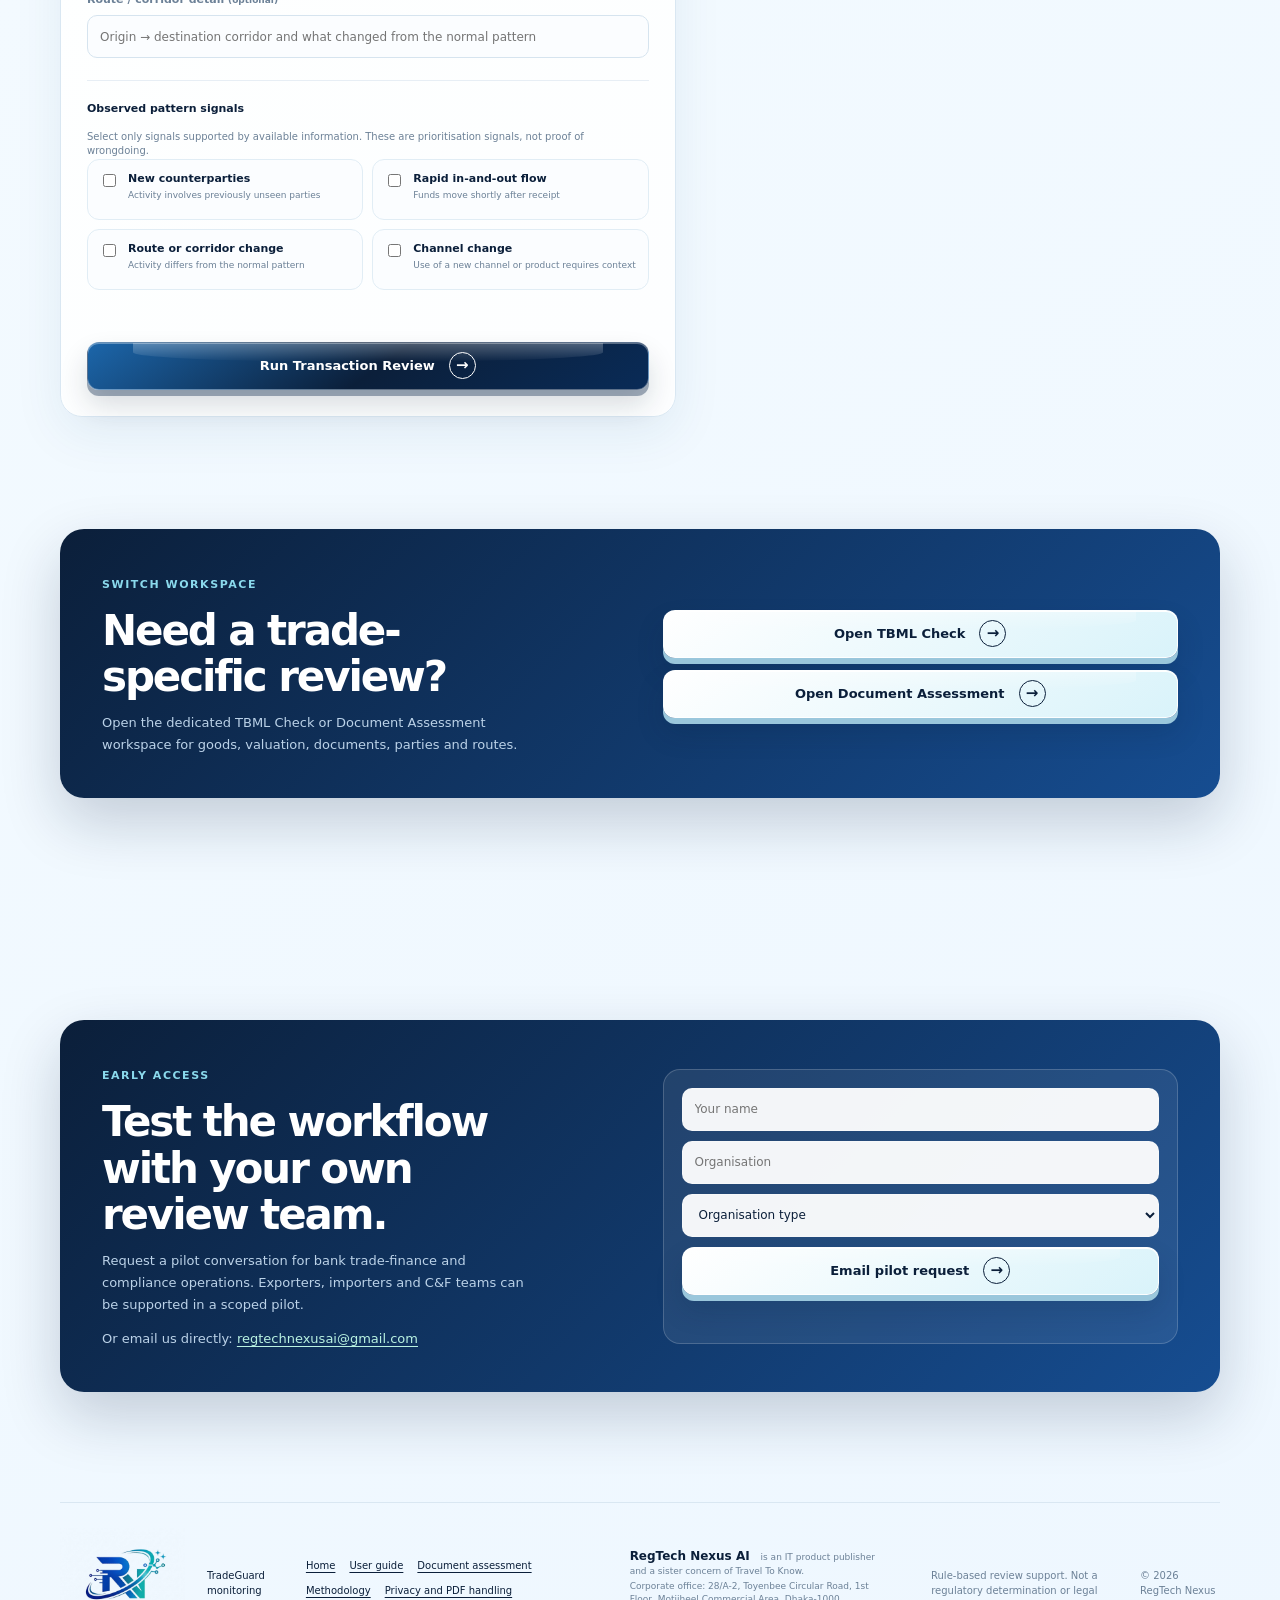
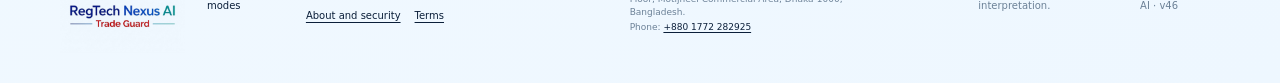
<file: proactive-monitoring.html>
<!doctype html>
<html lang="en">
  <head>
    <meta charset="UTF-8" />
    <meta name="viewport" content="width=device-width, initial-scale=1.0" />
    <meta name="description" content="TradeGuard Transaction Monitoring — an explainable, rule-based early-warning review workspace." />
    <link rel="canonical" href="https://regtechnexusai.com/tradeguard/proactive-monitoring.html" />
    <link rel="icon" type="image/png" href="./regtech-nexus-ai-logo.png" />
    <meta property="og:title" content="Transaction Monitoring | TradeGuard" />
    <meta property="og:description" content="Rule-based early-warning transaction review with human review required." />
    <meta property="og:type" content="website" />
    <meta property="og:url" content="https://regtechnexusai.com/tradeguard/proactive-monitoring.html" />
    <meta property="og:image" content="https://regtechnexusai.com/tradeguard/regtech-nexus-ai-logo.png" />
    <meta property="og:image:alt" content="RegTech Nexus AI — TradeGuard" />
    <meta name="twitter:card" content="summary" />
    <meta name="twitter:title" content="Transaction Monitoring | TradeGuard" />
    <meta name="twitter:description" content="Rule-based early-warning transaction review with human review required." />
    <meta name="twitter:image" content="https://regtechnexusai.com/tradeguard/regtech-nexus-ai-logo.png" />
    <meta http-equiv="Content-Security-Policy" content="default-src 'self'; base-uri 'self'; object-src 'none'; frame-ancestors 'none'; img-src 'self' data:; style-src 'self' https://fonts.googleapis.com; font-src https://fonts.gstatic.com; script-src 'self'; connect-src 'self'; worker-src 'self' blob:; form-action 'self' mailto:;" />
    <title>Transaction Monitoring | TradeGuard</title>
    <link rel="preconnect" href="https://fonts.googleapis.com" />
    <link rel="preconnect" href="https://fonts.gstatic.com" crossorigin />
    <link href="https://fonts.googleapis.com/css2?family=IBM+Plex+Mono:wght@400;500;600&family=IBM+Plex+Sans:wght@400;500;600;700&family=Zilla+Slab:wght@500;600;700&display=swap" rel="stylesheet" />
    <link rel="stylesheet" href="./style.css?v=45" />
  </head>
  <body>
    <div class="ambient ambient-one" aria-hidden="true"></div>
    <div class="ambient ambient-two" aria-hidden="true"></div>

    <header class="site-header">
      <a class="brand brand-image" href="./index.html#top" aria-label="TradeGuard home">
        <img class="brand-logo" src="./regtech-nexus-ai-logo.png" alt="RegTech Nexus AI — TradeGuard" />
      </a>
      <nav class="nav-links" aria-label="Main navigation">
        <a href="./guide.html">User guide</a>
        <a href="./document-assessment.html">Document assessment</a>
        <a href="./methodology.html">Methodology</a>
        <a href="./privacy.html">Privacy</a>
        <a href="./about.html">About and security</a>
        <a class="nav-cta" href="#pilot">Request pilot</a>
      </nav>
    </header>

    <main id="top">
      <section class="hero section-shell proactive-hero">
        <div class="hero-copy">
          <div class="eyebrow"><span class="pulse-dot"></span> Early-warning transaction intelligence</div>
          <h1>Transaction monitoring before the pattern becomes a case.</h1>
          <p class="hero-lead">Review transaction behaviour against the customer profile, expected activity and emerging risk signals—while keeping the final decision with an authorised human reviewer.</p>
          <p class="international-note"><strong>International configuration:</strong> The public build supports rule and context configuration; country-specific tariff/HS-code references can be added for institutional pilots. Custom-domain deployment is available for institutional use.</p>
          <div class="hero-actions workspace-entry-actions" aria-label="TradeGuard workspaces">
            <a class="button button-primary" href="#proactive-check">Run transaction review <span class="button-icon" aria-hidden="true">→</span></a>
            <a class="button button-quiet" href="./index.html#risk-check">Open TBML Check <span class="button-icon" aria-hidden="true">→</span></a>
            <a class="button button-light workspace-document-button" href="./document-assessment.html">Open Document Assessment <span class="button-icon" aria-hidden="true">→</span></a>
          </div>
          <div class="hero-proof">
            <span>Pattern-led</span>
            <span>Explainable</span>
            <span>Human review</span>
          </div>
        </div>

        <div class="hero-visual" aria-label="Transaction monitoring preview">
          <div class="visual-orbit orbit-large"></div>
          <div class="visual-orbit orbit-small"></div>
          <div class="visual-card visual-card-main">
            <div class="visual-card-top">
              <span class="mini-label">EARLY-WARNING PREVIEW</span>
              <span class="status-pill status-medium">REVIEW</span>
            </div>
            <div class="visual-score">03<span>signals</span></div>
            <p>Focused review recommended</p>
            <div class="signal-line"><span style="width: 45%"></span></div>
            <div class="visual-meta"><span>Velocity shift</span><strong>+20</strong></div>
            <div class="visual-meta"><span>New counterparties</span><strong>+15</strong></div>
            <div class="visual-meta"><span>Route change</span><strong>+10</strong></div>
          </div>
          <div class="visual-card visual-card-float">
            <span class="mini-label">REVIEW PRINCIPLE</span>
            <strong>Human review required</strong>
            <span class="float-check">✓ Rule reasons shown</span>
          </div>
        </div>
      </section>

      <section id="proactive-check" class="section-shell section-block">
        <div class="section-heading">
          <div>
            <div class="eyebrow">Transaction monitoring</div>
            <h2>Run an early-warning review</h2>
          </div>
          <p>Designed for bank and financial-institution compliance teams, trade-finance reviewers, auditors and controlled pilot users. Upload a transaction PDF for a rule-based preliminary review. A complete statement can populate available context automatically; a transaction-history-only PDF can be paired with manually entered anonymised context.</p>
        </div>

        <div class="workspace-grid">
          <form id="proactiveForm" class="panel form-panel" novalidate>
            <div class="panel-heading">
              <div>
                <span class="panel-kicker">STEP 01</span>
                <h3>Monitoring context</h3>
                <p class="form-intro">Provide a small set of signals to see how an explainable early-warning review can be structured.</p>
              </div>
              <div class="panel-actions">
                <button id="proactiveResetButton" class="text-button" type="button">Start new case</button>
                <button id="proactiveSampleButton" class="text-button" type="button">Load sample case</button>
              </div>
            </div>

            <div class="transaction-file-panel">
              <div class="transaction-file-heading">
                <div>
                  <span class="panel-kicker">Optional evidence input</span>
                  <h3>Upload transaction statement PDF</h3>
                  <p>Choose a full statement for automatic extraction, or use transaction-history-only mode when the PDF has no account, customer or bank header. The file is read locally in this browser; missing baseline or context data remains clearly marked.</p>
                </div>
                <span class="file-retention-note">Browser-local processing</span>
              </div>
              <div class="pdf-mode-controls" role="group" aria-label="PDF input mode">
                <button id="fullStatementModeButton" class="mode-button is-active" type="button" aria-pressed="true">Full statement · auto-fill</button>
                <button id="transactionOnlyModeButton" class="mode-button" type="button" aria-pressed="false">Transaction history only · manual context</button>
              </div>
              <div class="info-callout compact-callout"><strong>Reviewer disclaimer:</strong> The system identifies potential risk indicators for analyst review. The final assessment must be made by the responsible officer based on available evidence and applicable laws, regulations and institutional policy.</div>
              <p id="pdfModeNote" class="pdf-mode-note">Full-statement mode uses heuristic PDF text extraction to pre-fill this local review. Extracted amounts may be dates, balances, references or other figures, and mixed currencies may not be comparable. Treat all extracted totals as unverified; reconcile each amount, currency and source line against the original statement before using the resulting signals. You can correct or replace the imported values before running the review.</p>
              <label class="consent-check" for="pdfPrivacyAcknowledge">
                <input id="pdfPrivacyAcknowledge" type="checkbox" />
                <span><strong>I confirm this is fictional, synthetic or anonymised data.</strong><small>I will not upload a confidential bank statement, customer record or identity document to this public demo.</small></span>
              </label>
              <label class="file-dropzone" for="transactionPdfInput">
                <span class="upload-icon" aria-hidden="true">↑</span>
                <span><strong>Choose transaction PDF file(s)</strong><small>Up to 5 PDFs · each up to 10 MB · combined limit 40 MB · processed in this browser</small></span>
                <input id="transactionPdfInput" type="file" accept="application/pdf,.pdf" multiple />
              </label>
              <div id="transactionPdfStatus" class="file-status" role="status" aria-live="polite">No PDF selected.</div>
              <div class="file-actions">
                <button id="analyzePdfButton" class="text-button" type="button" disabled>Analyze transaction PDF</button>
                <button id="clearPdfButton" class="text-button" type="button" disabled>Clear PDF from browser</button>
              </div>
              <p class="pdf-scope-note"><strong>Current public scope:</strong> TradeGuard extracts selectable text from PDF statements. Scanned/image-only PDFs, Account Opening Forms, KYC files, trade documents and loan documents require OCR and structured document controls that are reserved for an approved institutional deployment.</p>
              <p class="pdf-privacy-note"><strong>Privacy notice:</strong> The PDF is parsed in this browser and is not sent to a TradeGuard server. Remove names, account numbers, bank and branch details, opening dates, email addresses and other identifiers before selecting a file. If identifier-like text is detected, the page will show a warning; continue only when the data is fictional or anonymised. <a href="./privacy.html">See PDF handling details.</a></p>
            </div>

            <div class="form-grid">
              <label class="field field-wide">
                <span>Customer / account reference <em>(anonymised reference recommended)</em></span>
                <input id="customerReference" type="text" placeholder="e.g. Anonymised customer 001 or Transaction case 001" />
              </label>
              <label class="field">
                <span>Monitoring window</span>
                <select id="monitoringWindow">
                  <option>Last 7 days</option>
                  <option>Last 30 days</option>
                  <option>Last 90 days</option>
                  <option>Last 180 days</option>
                  <option>Last 365 days</option>
                </select>
              </label>
              <label class="field">
                <span>Customer segment</span>
                <select id="customerSegment">
                  <option>Corporate</option>
                  <option>SME</option>
                  <option>Individual</option>
                  <option>Student / low-activity profile</option>
                </select>
              </label>
              <label class="field">
                <span>Profession</span>
                <select id="profession">
                  <option value="">Select profession</option>
                  <option>Student</option>
                  <option>Service holder</option>
                  <option>Businessperson</option>
                  <option>SME owner</option>
                  <option>Housewife</option>
                  <option>Foreign remitter</option>
                  <option>Freelancer / self-employed</option>
                  <option>Professional practitioner</option>
                  <option>Farmer / agricultural worker</option>
                  <option>Retired</option>
                  <option>Other / not provided</option>
                </select>
              </label>
              <label class="field">
                <span>Baseline window</span>
                <select id="baselineWindow">
                  <option>Trailing 90-day average</option>
                  <option>Trailing 180-day average</option>
                  <option>Trailing 365-day average</option>
                  <option>Customer profile baseline</option>
                  <option>Not provided - no customer baseline supplied</option>
                </select>
              </label>
              <label class="field">
                <span>Monitoring currency</span>
                <select id="monitoringCurrency">
                  <option>USD</option>
                  <option>BDT</option>
                  <option>EUR</option>
                  <option>Other / not provided</option>
                </select>
              </label>
              <label class="field">
                <span>Expected transactions for baseline</span>
                <input id="expectedTransactions" type="number" min="0" step="1" placeholder="20" />
              </label>
              <label class="field">
                <span>Observed transactions</span>
                <input id="observedTransactions" type="number" min="0" step="1" placeholder="48" />
              </label>
              <label class="field">
                <span>Expected value for baseline</span>
                <input id="expectedValue" type="number" min="0" step="any" placeholder="100000" />
              </label>
              <label class="field">
                <span>Observed value</span>
                <input id="observedValue" type="number" min="0" step="any" placeholder="280000" />
              </label>
              <label class="field field-wide">
                <span>Transaction detail / evidence note <em>(optional)</em></span>
                <textarea id="transactionDetail" rows="3" placeholder="Add observed timing, amounts, payment references or evidence locations—without confidential documents."></textarea>
              </label>
              <label class="field field-wide">
                <span>Inbound → outbound flow evidence <em>(optional)</em></span>
                <textarea id="flowEvidence" rows="3" placeholder="e.g. Inbound BDT 500,000 on 12 Sep 10:20 → outbound BDT 490,000 on 12 Sep 14:05 to beneficiary reference."></textarea>
              </label>
              <label class="field field-wide">
                <span>Changed channel / product and rationale <em>(optional)</em></span>
                <textarea id="channelDetail" rows="2" placeholder="State the previous channel, new channel or product, date of change and customer rationale."></textarea>
              </label>
              <label class="field field-wide">
                <span>Counterparty detail <em>(optional)</em></span>
                <input id="counterpartyDetail" type="text" placeholder="Anonymised counterparty reference, jurisdiction and first-seen date" />
              </label>
              <label class="field field-wide">
                <span>Route / corridor detail <em>(optional)</em></span>
                <input id="corridorDetail" type="text" placeholder="Origin → destination corridor and what changed from the normal pattern" />
              </label>
            </div>

            <div class="check-section">
              <div class="check-section-title">Observed pattern signals</div>
              <p class="optional-note check-section-note">Select only signals supported by available information. These are prioritisation signals, not proof of wrongdoing.</p>
              <div class="check-grid">
                <label class="check-card"><input id="newCounterparties" type="checkbox" /><span><strong>New counterparties</strong><small>Activity involves previously unseen parties</small></span></label>
                <label class="check-card"><input id="rapidInOut" type="checkbox" /><span><strong>Rapid in-and-out flow</strong><small>Funds move shortly after receipt</small></span></label>
                <label class="check-card"><input id="routeChange" type="checkbox" /><span><strong>Route or corridor change</strong><small>Activity differs from the normal pattern</small></span></label>
                <label class="check-card"><input id="channelChange" type="checkbox" /><span><strong>Channel change</strong><small>Use of a new channel or product requires context</small></span></label>
              </div>
            </div>

            <div id="proactiveMessage" class="form-message" role="status" aria-live="polite"></div>
            <button class="button button-primary button-full" type="submit">Run Transaction Review <span class="button-icon" aria-hidden="true">→</span></button>
          </form>

          <section id="proactiveReport" class="panel report-panel case-file-report is-empty" aria-live="polite">
            <div class="panel-heading">
              <div>
                <span class="panel-kicker">STEP 02</span>
                <h3>TradeGuard Transaction Monitoring Report</h3>
              </div>
                <div class="panel-actions">
                  <button id="proactiveCopyButton" class="text-button" type="button" disabled>Copy summary</button>
                  <button id="proactivePrintButton" class="text-button" type="button" disabled>Print / Save PDF</button>
                  <button id="proactiveDownloadButton" class="text-button" type="button" disabled>Download TXT</button><button id="proactiveEmailButton" class="text-button" type="button" disabled>Email report</button>
                </div>
                <p class="export-note">Print / Save PDF creates the styled report. Download TXT saves a plain-text copy. Email report opens Gmail with From set to regtechnexusai@gmail.com and To left blank; attach the saved PDF before sending.</p>
            </div>

            <div id="proactiveEmpty" class="empty-report">
              <div class="empty-icon">◎</div>
              <h3>Your transaction signal will appear here</h3>
              <p>Upload a transaction PDF for a preliminary review, or enter anonymised context manually.</p>
            </div>

            <div id="proactiveContent" class="report-content" hidden>
              <div class="report-brand-header proactive-brand-header">
                <div class="report-brand-left">
                  <img src="./regtech-nexus-ai-logo.png" alt="RegTech Nexus AI - TradeGuard" />
                  <div>
                    <strong>TradeGuard</strong>
                    <span>by RegTech Nexus AI | Explainable review support</span>
                  </div>
                </div>
                <div class="report-brand-right">
                  <strong>REVIEW OUTPUT</strong>
                  <span>Case ID: <b id="proactiveHeaderCaseId">-</b></span>
                  <span>Generated: <b id="proactiveHeaderGeneratedAt">-</b></span>
                </div>
              </div>
              <div class="masked-account-banner">
                <div>
                  <span class="mini-label">Customer reference</span>
                  <strong id="proactiveAccountValue">Masked account</strong>
                  <small id="proactiveAccountNote">Masked by default</small>
                </div>
                <button id="proactiveRevealAccount" class="case-file-reveal" type="button" aria-pressed="false">Reveal</button>
              </div>
              <div class="report-overview">
                <div>
                  <span class="mini-label">Signal score</span>
                  <div class="report-score"><span id="proactiveScore">—</span><small>/100</small></div>
                  <span id="proactiveBand" class="status-pill status-not-ready">NOT READY</span>
                  <div id="proactiveRatioCallout" class="ratio-callout" hidden></div>
                  <div id="proactiveEvidenceGap" class="evidence-gap-summary" hidden></div>
                </div>
                <div class="report-gauge"><span id="proactiveGauge"></span></div>
              </div>
              <div id="proactiveStatus" class="decision-readiness is-neutral">
                <div><strong id="proactiveStatusTitle">Human review required</strong><p id="proactiveStatusText">Review the signal with supporting transaction evidence.</p></div>
                <div class="score-breakdown" aria-label="Risk signal and evidence breakdown">
                  <div><span>Risk signal</span><strong id="proactiveRawScore">—</strong></div>
                  <div><span>Evidence supported</span><strong id="proactiveSupportedScore">—</strong></div>
                  <div><span>Unverified</span><strong id="proactiveUnverifiedScore">—</strong></div>
                </div>
              </div>
              <div id="proactiveCaseMeta" class="report-meta-grid">
                <div class="report-meta-item"><span>Case ID</span><strong id="proactiveCaseId">—</strong></div>
                <div class="report-meta-item"><span>Generated UTC</span><strong id="proactiveGeneratedAt">—</strong></div>
              </div>
              <div id="proactiveSummary" class="report-summary"></div>
              <div class="report-detail-card">
                <div class="report-detail-heading">Review context</div>
                <div id="proactiveReviewContext" class="report-detail-grid"></div>
              </div>
              <div class="hypothesis-box">
                <span class="mini-label">Typology hypothesis</span>
                <p id="proactiveTypologyHypothesis"></p>
              </div>
              <div class="score-basis-note"><strong>Score basis:</strong> <span id="proactiveScoreBasis"></span></div>
              <div class="report-subheading"><span>Detected patterns</span><span id="proactiveFlagCount">0 flags</span></div>
              <div id="proactiveFlags" class="flag-list"></div>
              <div class="recommendation-box"><span class="recommendation-icon">✓</span><div><strong>Suggested next steps</strong><ol id="proactiveNextSteps" class="report-action-list"></ol></div></div>
              <div class="report-footer-note">The system identifies potential risk indicators for analyst review; the responsible officer makes the final assessment based on available evidence and applicable laws, regulations and institutional policy. Assessment output only. It is not a final TBML determination. Final transaction decisions remain with the authorised reviewer under applicable law, regulation and institutional policy.</div>
            </div>
          </section>
        </div>
      </section>

      <section class="section-shell section-block pilot-section">
        <div class="pilot-card">
          <div>
            <div class="eyebrow">Switch workspace</div>
            <h2>Need a trade-specific review?</h2>
            <p>Open the dedicated TBML Check or Document Assessment workspace for goods, valuation, documents, parties and routes.</p>
          </div>
          <div class="workspace-switch-actions">
            <a class="button button-light button-full" href="./index.html#risk-check">Open TBML Check <span class="button-icon" aria-hidden="true">→</span></a>
            <a class="button button-light button-full" href="./document-assessment.html">Open Document Assessment <span class="button-icon" aria-hidden="true">→</span></a>
          </div>
        </div>
      </section>

      <section id="pilot" class="section-shell section-block pilot-section">
        <div class="pilot-card">
          <div>
            <div class="eyebrow">Early access</div>
            <h2>Test the workflow with your own review team.</h2>
            <p>Request a pilot conversation for bank trade-finance and compliance operations. Exporters, importers and C&amp;F teams can be supported in a scoped pilot.</p>
            <p class="pilot-email-note">
              Or email us directly:
              <a href="mailto:?from=regtechnexusai%40gmail.com&subject=TradeGuard%20pilot%20request&amp;body=Hello%20RegTech%20Nexus%20AI%2C%0A%0AI%20would%20like%20to%20discuss%20a%20TradeGuard%20pilot.%0A%0AOrganisation%3A%20%0AOrganisation%20type%3A%20%0A%0ARegards%2C%0A" aria-label="Email RegTech Nexus AI about a TradeGuard pilot">regtechnexusai@gmail.com</a>
            </p>
          </div>
          <form id="pilotForm" class="pilot-form">
            <input id="pilotName" type="text" placeholder="Your name" required />
            <input id="pilotOrganisation" type="text" placeholder="Organisation" required />
            <select id="pilotType" required>
              <option value="">Organisation type</option>
              <option>Bank / financial institution</option>
              <option>Exporter / importer</option>
              <option>C&amp;F / trade consultant</option>
              <option>Compliance / audit team</option>
            </select>
            <button class="button button-light button-full" type="submit">Email pilot request <span class="button-icon" aria-hidden="true">→</span></button>
            <div id="pilotMessage" class="pilot-message" role="status" aria-live="polite"></div>
          </form>
        </div>
      </section>
    </main>

    <footer class="site-footer section-shell">
      <div class="footer-brand"><img class="footer-logo" src="./regtech-nexus-ai-logo.png" alt="RegTech Nexus AI — TradeGuard" /></div>
      <a class="footer-link" href="./index.html#monitoring-modes">TradeGuard monitoring modes</a>
      <nav class="footer-links" aria-label="Legal and product information">
        <a href="./index.html">Home</a>
        <a href="./guide.html">User guide</a>
        <a href="./document-assessment.html">Document assessment</a>
        <a href="./methodology.html">Methodology</a>
        <a href="./privacy.html">Privacy and PDF handling</a>
        <a href="./about.html">About and security</a>
        <a href="./terms.html">Terms</a>
      </nav>
      <div class="footer-company-details">
        <p><strong>RegTech Nexus AI</strong> is an IT product publisher and a sister concern of Travel To Know.</p>
        <p>Corporate office: 28/A-2, Toyenbee Circular Road, 1st Floor, Motijheel Commercial Area, Dhaka-1000, Bangladesh.</p>
        <p>Phone: <a href="tel:+8801772282925">+880 1772 282925</a></p>
      </div>
      <p>Rule-based review support. Not a regulatory determination or legal interpretation.</p>
      <span data-build-version data-build-format="footer">© 2026 RegTech Nexus AI · v45</span>
    </footer>

    <script type="module" src="./site-version.js?v=45"></script>
    <script type="module" src="./proactive-monitoring.js?v=45"></script>
    <!-- v45 report export refinements -->
  <script src="./site-email.js" defer></script></body>
</html>
</file>
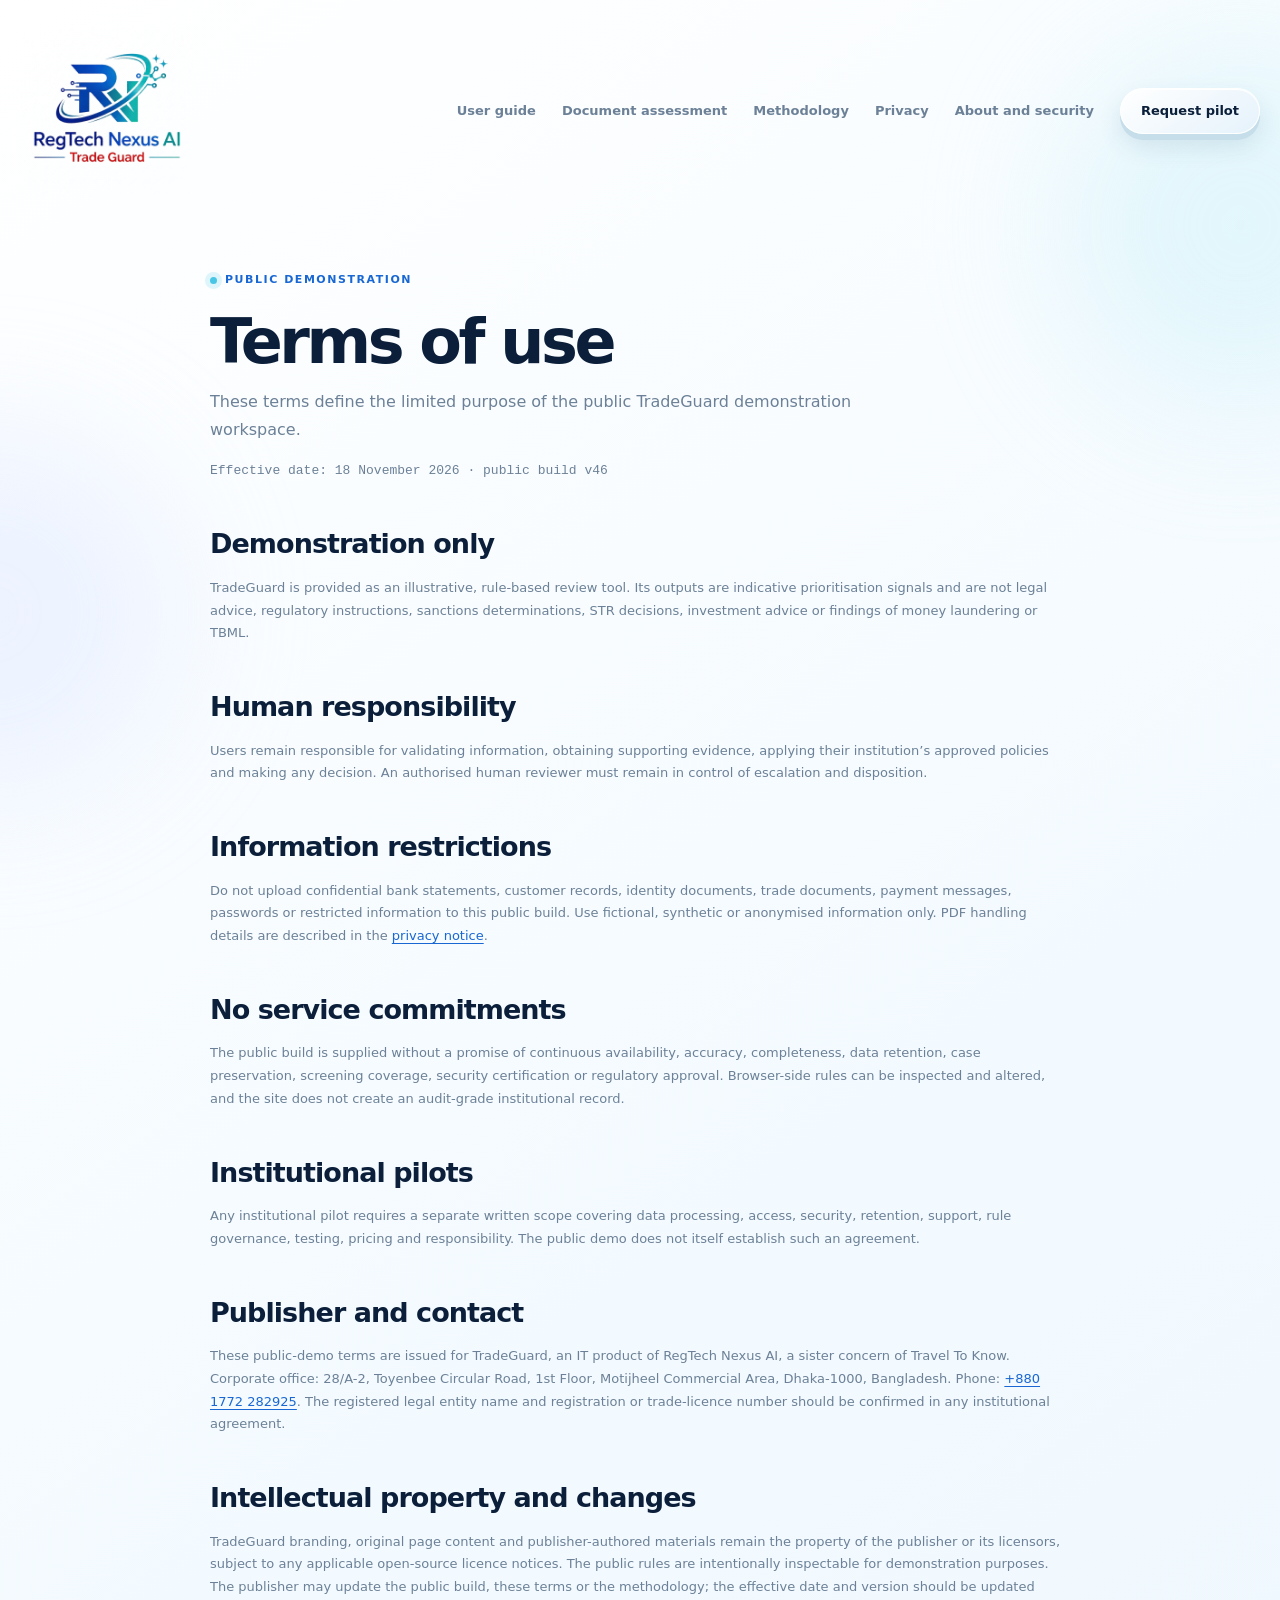
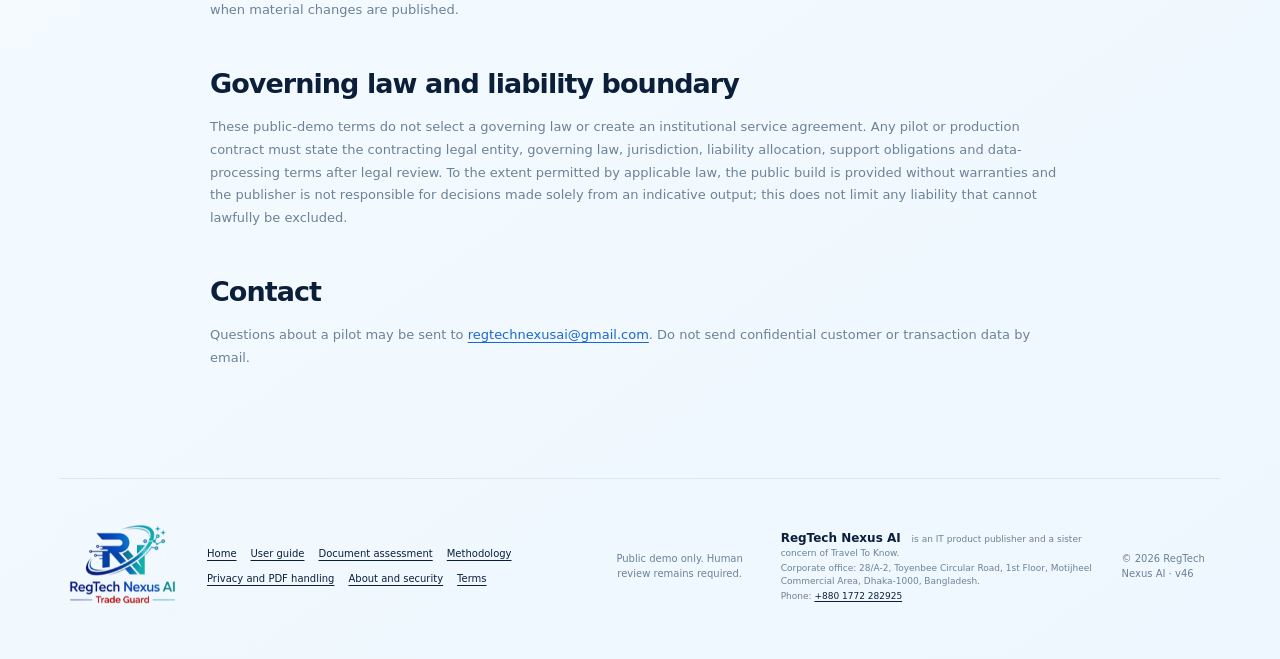
<file: terms.html>
<!doctype html>
<html lang="en">
  <head>
    <meta charset="UTF-8" />
    <meta name="viewport" content="width=device-width, initial-scale=1.0" />
    <meta name="description" content="TradeGuard public demo terms of use." />
    <link rel="canonical" href="https://regtechnexusai.com/tradeguard/terms.html" />
    <link rel="icon" type="image/png" href="./regtech-nexus-ai-logo.png" />
    <meta property="og:title" content="Terms of Use | TradeGuard" />
    <meta property="og:description" content="TradeGuard public demo terms of use." />
    <meta property="og:type" content="website" />
    <meta property="og:url" content="https://regtechnexusai.com/tradeguard/terms.html" />
    <meta property="og:image" content="https://regtechnexusai.com/tradeguard/regtech-nexus-ai-logo.png" />
    <meta property="og:image:alt" content="RegTech Nexus AI — TradeGuard" />
    <meta name="twitter:card" content="summary" />
    <meta name="twitter:title" content="Terms of Use | TradeGuard" />
    <meta name="twitter:description" content="TradeGuard public demo terms of use." />
    <meta name="twitter:image" content="https://regtechnexusai.com/tradeguard/regtech-nexus-ai-logo.png" />
    <meta http-equiv="Content-Security-Policy" content="default-src 'self'; base-uri 'self'; object-src 'none'; frame-ancestors 'none'; img-src 'self' data:; style-src 'self' https://fonts.googleapis.com; font-src https://fonts.gstatic.com; script-src 'self'; connect-src 'self'; worker-src 'self' blob:; form-action 'self' mailto:;" />
    <title>Terms of Use | TradeGuard</title>
    <link rel="stylesheet" href="./style.css?v=45" />
  </head>
  <body>
    <div class="ambient ambient-one" aria-hidden="true"></div>
    <div class="ambient ambient-two" aria-hidden="true"></div>

    <header class="site-header">
      <a class="brand brand-image" href="./index.html#top" aria-label="TradeGuard home">
        <img class="brand-logo" src="./regtech-nexus-ai-logo.png" alt="RegTech Nexus AI — TradeGuard" />
      </a>
      <nav class="nav-links" aria-label="Page navigation">
        <a href="./guide.html">User guide</a>
        <a href="./document-assessment.html">Document assessment</a>
        <a href="./methodology.html">Methodology</a>
        <a href="./privacy.html">Privacy</a>
        <a href="./about.html">About and security</a>
        <a class="nav-cta" href="./index.html#pilot">Request pilot</a>
      </nav>
    </header>

    <main class="section-shell info-page">
      <div class="eyebrow"><span class="pulse-dot"></span> Public demonstration</div>
      <h1>Terms of use</h1>
      <p class="info-lead">These terms define the limited purpose of the public TradeGuard demonstration workspace.</p>
      <p class="info-meta" data-build-version data-build-format="effective-date">Effective date: 22 September 2026 · public build v39</p>

      <h2>Demonstration only</h2>
      <p>TradeGuard is provided as an illustrative, rule-based review tool. Its outputs are indicative prioritisation signals and are not legal advice, regulatory instructions, sanctions determinations, STR decisions, investment advice or findings of money laundering or TBML.</p>

      <h2>Human responsibility</h2>
      <p>Users remain responsible for validating information, obtaining supporting evidence, applying their institution’s approved policies and making any decision. An authorised human reviewer must remain in control of escalation and disposition.</p>

      <h2>Information restrictions</h2>
      <p>Do not upload confidential bank statements, customer records, identity documents, trade documents, payment messages, passwords or restricted information to this public build. Use fictional, synthetic or anonymised information only. PDF handling details are described in the <a href="./privacy.html">privacy notice</a>.</p>

      <h2>No service commitments</h2>
      <p>The public build is supplied without a promise of continuous availability, accuracy, completeness, data retention, case preservation, screening coverage, security certification or regulatory approval. Browser-side rules can be inspected and altered, and the site does not create an audit-grade institutional record.</p>

      <h2>Institutional pilots</h2>
      <p>Any institutional pilot requires a separate written scope covering data processing, access, security, retention, support, rule governance, testing, pricing and responsibility. The public demo does not itself establish such an agreement.</p>

      <h2>Publisher and contact</h2>
      <p>These public-demo terms are issued for TradeGuard, an IT product of RegTech Nexus AI, a sister concern of Travel To Know. Corporate office: 28/A-2, Toyenbee Circular Road, 1st Floor, Motijheel Commercial Area, Dhaka-1000, Bangladesh. Phone: <a href="tel:+8801772282925">+880 1772 282925</a>. The registered legal entity name and registration or trade-licence number should be confirmed in any institutional agreement.</p>

      <h2>Intellectual property and changes</h2>
      <p>TradeGuard branding, original page content and publisher-authored materials remain the property of the publisher or its licensors, subject to any applicable open-source licence notices. The public rules are intentionally inspectable for demonstration purposes. The publisher may update the public build, these terms or the methodology; the effective date and version should be updated when material changes are published.</p>

      <h2>Governing law and liability boundary</h2>
      <p>These public-demo terms do not select a governing law or create an institutional service agreement. Any pilot or production contract must state the contracting legal entity, governing law, jurisdiction, liability allocation, support obligations and data-processing terms after legal review. To the extent permitted by applicable law, the public build is provided without warranties and the publisher is not responsible for decisions made solely from an indicative output; this does not limit any liability that cannot lawfully be excluded.</p>

      <h2>Contact</h2>
      <p>Questions about a pilot may be sent to <a href="mailto:?from=regtechnexusai%40gmail.com">regtechnexusai@gmail.com</a>. Do not send confidential customer or transaction data by email.</p>
    </main>

    <footer class="site-footer section-shell">
      <div class="footer-brand"><img class="footer-logo" src="./regtech-nexus-ai-logo.png" alt="RegTech Nexus AI — TradeGuard" /></div>
      <nav class="footer-links" aria-label="Legal and product information">
        <a href="./index.html">Home</a>
        <a href="./guide.html">User guide</a>
        <a href="./document-assessment.html">Document assessment</a>
        <a href="./methodology.html">Methodology</a>
        <a href="./privacy.html">Privacy and PDF handling</a>
        <a href="./about.html">About and security</a>
        <a href="./terms.html">Terms</a>
      </nav>
      <p>Public demo only. Human review remains required.</p>
      <div class="footer-company-details">
        <p><strong>RegTech Nexus AI</strong> is an IT product publisher and a sister concern of Travel To Know.</p>
        <p>Corporate office: 28/A-2, Toyenbee Circular Road, 1st Floor, Motijheel Commercial Area, Dhaka-1000, Bangladesh.</p>
        <p>Phone: <a href="tel:+8801772282925">+880 1772 282925</a></p>
      </div>
      <span data-build-version data-build-format="footer">© 2026 RegTech Nexus AI · v45</span>
    </footer>
    <script type="module" src="./site-version.js?v=45"></script>
  <script src="./site-email.js" defer></script></body>
</html>
</file>
<file: style.css>
:root {
  --navy: #0b1f3a;
  --navy-soft: #183457;
  --blue: #1967d2;
  --cyan: #49c6e5;
  --ice: #eef8ff;
  --ice-2: #f7fbff;
  --line: #d9e7f2;
  --text: #18304d;
  --muted: #6c8197;
  --white: #ffffff;
  --green: #14866b;
  --amber: #b56a0c;
  --red: #c33f48;
  --shadow: 0 24px 70px rgba(23, 60, 104, 0.12);
  --radius: 22px;
}

* { box-sizing: border-box; }

html { scroll-behavior: smooth; }

body {
  margin: 0;
  min-width: 320px;
  color: var(--text);
  background: linear-gradient(145deg, #ffffff 0%, #f3faff 55%, #eef7ff 100%);
  font-family: Inter, ui-sans-serif, system-ui, -apple-system, BlinkMacSystemFont, "Segoe UI", sans-serif;
  line-height: 1.5;
}

body::selection { background: #bfe9f6; color: var(--navy); }

a { color: inherit; text-decoration: none; }
button, input, select { font: inherit; }
button { cursor: pointer; }

.ambient {
  position: fixed;
  z-index: -1;
  width: 360px;
  height: 360px;
  border-radius: 50%;
  filter: blur(70px);
  opacity: .42;
  pointer-events: none;
}

.ambient-one { top: 5%; right: -140px; background: #c5eff7; }
.ambient-two { top: 48%; left: -190px; background: #d9e4ff; }

.section-shell { width: min(1160px, calc(100% - 40px)); margin: 0 auto; }
.international-banner { display: flex; align-items: center; gap: 16px; margin-top: 18px; padding: 12px 16px; border: 1px solid #cfe4ef; border-radius: 12px; color: var(--navy); background: linear-gradient(100deg, rgba(255,255,255,.92), rgba(232,248,253,.78)); box-shadow: 0 8px 22px rgba(31,75,114,.07); }
.international-banner-label { flex: 0 0 auto; color: #176aa7; font-size: 9px; font-weight: 850; letter-spacing: .14em; }
.international-banner p { margin: 0; color: var(--muted); font-size: 11px; line-height: 1.55; }

.site-header {
  display: flex;
  align-items: center;
  justify-content: space-between;
  width: min(1240px, calc(100% - 40px));
  margin: 0 auto;
  padding: 24px 0;
}

.site-header-home { padding-top: 22px; padding-bottom: 12px; }
.site-header-home .nav-links { gap: 0; }

.brand { display: inline-flex; align-items: center; gap: 11px; }
.brand-image { min-width: 0; }
.brand-logo { display: block; width: 174px; max-width: 48vw; height: auto; object-fit: contain; background: transparent; mix-blend-mode: multiply; }
.brand-mark {
  display: grid;
  width: 38px;
  height: 38px;
  place-items: center;
  border: 1px solid rgba(25, 103, 210, .24);
  border-radius: 12px;
  color: #fff;
  background: linear-gradient(145deg, var(--navy), var(--blue));
  box-shadow: 0 10px 22px rgba(25, 103, 210, .2);
  font-size: 11px;
  font-weight: 800;
  letter-spacing: .08em;
}

.brand strong, .brand small { display: block; }
.brand strong { color: var(--navy); font-size: 13px; letter-spacing: .01em; }
.brand small { margin-top: 2px; color: var(--muted); font-size: 10px; }
.nav-links { display: flex; align-items: center; gap: 26px; color: var(--muted); font-size: 13px; font-weight: 650; }
.nav-links a { transition: color .2s ease; }
.nav-links a:hover { color: var(--blue); }
.nav-cta { display: inline-flex; align-items: center; min-height: 46px; padding: 0 20px; border: 1px solid rgba(255,255,255,.95); border-radius: 999px; color: var(--navy) !important; background: linear-gradient(145deg, #ffffff, #e5f2fb); box-shadow: inset 0 1px 0 rgba(255,255,255,.95), 0 6px 0 #c6ddea, 0 12px 24px rgba(31,75,114,.12); transition: transform .18s ease, box-shadow .18s ease; }
.nav-cta:hover { transform: translateY(-2px); box-shadow: inset 0 1px 0 rgba(255,255,255,.95), 0 8px 0 #c6ddea, 0 16px 28px rgba(31,75,114,.16); }

.hero { display: grid; grid-template-columns: 1fr .88fr; gap: 70px; align-items: center; min-height: 610px; padding: 54px 0 58px; }
.home-hero { padding-top: 42px; }
.eyebrow { display: inline-flex; align-items: center; gap: 8px; color: var(--blue); font-size: 11px; font-weight: 800; letter-spacing: .14em; text-transform: uppercase; }
.pulse-dot { width: 7px; height: 7px; border-radius: 50%; background: var(--cyan); box-shadow: 0 0 0 5px rgba(73,198,229,.16); }
h1, h2, h3, p { margin-top: 0; }
h1 { max-width: 650px; margin: 20px 0 20px; color: var(--navy); font-size: clamp(39px, 5.3vw, 70px); font-weight: 780; letter-spacing: -.055em; line-height: 1.01; }
.hero-lead { max-width: 560px; color: var(--muted); font-size: 17px; line-height: 1.75; }
.international-note { max-width: 600px; margin: 22px 0 0; padding: 13px 14px; border-left: 4px solid var(--cyan); color: var(--muted); background: rgba(255,255,255,.56); font-size: 11px; line-height: 1.6; }
.international-note strong { color: var(--navy); }
.hero-actions { display: flex; flex-wrap: wrap; gap: 12px; margin-top: 30px; }
.workspace-entry-actions { display: grid; grid-template-columns: repeat(2, minmax(0, 1fr)); }
.workspace-entry-actions { gap: 14px; margin-top: 25px; }
.workspace-entry-actions .button { min-width: 0; min-height: 64px; padding-right: 16px; padding-left: 16px; border-radius: 18px; }
.button { position: relative; display: inline-flex; align-items: center; justify-content: center; gap: 14px; min-height: 48px; padding: 0 18px; overflow: hidden; border: 1px solid rgba(255,255,255,.34); border-radius: 12px; font-size: 13px; font-weight: 750; transform: translateY(0); box-shadow: inset 0 1px 0 rgba(255,255,255,.32), 0 6px 0 rgba(9,37,72,.36), 0 15px 28px rgba(11,31,58,.16); transition: transform .18s ease, box-shadow .18s ease, filter .18s ease; }
.button::before { position: absolute; top: 0; right: 8%; left: 8%; height: 42%; border-radius: 0 0 50% 50%; background: linear-gradient(180deg, rgba(255,255,255,.28), rgba(255,255,255,0)); content: ""; pointer-events: none; }
.button > * { position: relative; z-index: 1; }
.button-icon { display: inline-grid; width: 27px; height: 27px; place-items: center; border: 1px solid currentColor; border-radius: 50%; font-size: 15px; line-height: 1; }
.button:hover { transform: translateY(-3px); filter: saturate(1.08); box-shadow: inset 0 1px 0 rgba(255,255,255,.38), 0 9px 0 rgba(9,37,72,.36), 0 21px 34px rgba(11,31,58,.22); }
.button:active { transform: translateY(3px); box-shadow: inset 0 1px 0 rgba(255,255,255,.24), 0 2px 0 rgba(9,37,72,.36), 0 8px 16px rgba(11,31,58,.15); }
.button-primary { color: #fff; background: linear-gradient(145deg, #1c66aa 0%, var(--navy) 52%, #092b57 100%); }
.button-quiet { border-color: #d4e6f1; color: var(--navy); background: linear-gradient(145deg, #ffffff, #eaf5fb); box-shadow: inset 0 1px 0 rgba(255,255,255,.98), 0 6px 0 #c6ddea, 0 15px 28px rgba(31,75,114,.12); }
.button-light { border-color: rgba(255,255,255,.9); color: var(--navy); background: linear-gradient(145deg, #ffffff, #d9f3fa); box-shadow: inset 0 1px 0 rgba(255,255,255,.98), 0 6px 0 #9ac7dc, 0 15px 28px rgba(3,28,62,.16); }
.button-full { width: 100%; }
.hero-proof { display: flex; flex-wrap: wrap; gap: 18px; margin-top: 29px; color: var(--muted); font-size: 11px; font-weight: 700; }
.hero-proof span::before { content: "✓"; margin-right: 5px; color: var(--green); }

.hero-visual { position: relative; min-height: 470px; display: grid; place-items: center; }
.visual-orbit { position: absolute; border: 1px solid rgba(25,103,210,.13); border-radius: 50%; transform: rotate(-19deg); }
.orbit-large { width: 420px; height: 260px; }
.orbit-small { width: 310px; height: 180px; transform: rotate(31deg); border-color: rgba(73,198,229,.21); }
.visual-card { position: relative; border: 1px solid rgba(255,255,255,.76); border-radius: 20px; background: rgba(255,255,255,.82); box-shadow: var(--shadow); backdrop-filter: blur(18px); }
.visual-card-main { width: min(330px, 84%); padding: 25px; z-index: 2; }
.visual-card-top, .visual-meta { display: flex; align-items: center; justify-content: space-between; gap: 12px; }
.mini-label, .panel-kicker { color: var(--muted); font-size: 9px; font-weight: 800; letter-spacing: .15em; }
.status-pill { display: inline-flex; align-items: center; justify-content: center; min-width: 68px; padding: 6px 10px; border-radius: 999px; font-size: 10px; font-weight: 850; letter-spacing: .1em; }
.status-low { color: var(--green); background: #dff7ef; }
.status-medium { color: var(--amber); background: #fff0d7; }
.status-high { color: #a35300; background: #ffe4bf; }
.status-critical { color: var(--red); background: #ffe0e3; }
.status-pending-evidence { color: var(--case-red, #8c1f28); background: #f9e4e4; }
.status-provisional { border-style: dashed; }
.status-not-ready { color: #8f3940; background: #ffe8ea; }
.visual-score { margin-top: 22px; color: var(--navy); font-size: 56px; font-weight: 800; letter-spacing: -.08em; line-height: 1; }
.visual-score span { margin-left: 4px; color: var(--muted); font-size: 15px; font-weight: 650; letter-spacing: 0; }
.visual-card-main p { margin: 8px 0 18px; color: var(--muted); font-size: 12px; }
.signal-line { overflow: hidden; height: 8px; margin-bottom: 20px; border-radius: 9px; background: #e7f0f7; }
.signal-line span { display: block; height: 100%; border-radius: inherit; background: linear-gradient(90deg, #49c6e5, #e4a13d); }
.visual-meta { padding: 8px 0; border-top: 1px solid #e5edf4; color: var(--muted); font-size: 11px; }
.visual-meta strong { color: var(--navy); }
.visual-card-float { position: absolute; right: 4%; bottom: 48px; z-index: 3; width: 190px; padding: 16px; }
.visual-card-float strong { display: block; margin: 8px 0; color: var(--navy); font-size: 13px; }
.float-check { color: var(--green); font-size: 10px; font-weight: 700; }

.trust-strip { display: grid; grid-template-columns: repeat(3, 1fr); gap: 1px; overflow: hidden; border: 1px solid var(--line); border-radius: 18px; background: var(--line); box-shadow: 0 15px 40px rgba(31,75,114,.06); }
.trust-strip > div { display: grid; grid-template-columns: auto 1fr; column-gap: 12px; padding: 19px 22px; background: rgba(255,255,255,.74); }
.trust-icon { grid-row: span 2; display: grid; width: 29px; height: 29px; place-items: center; border-radius: 9px; color: var(--blue); background: #e9f5ff; font-size: 9px; font-weight: 850; }
.trust-strip strong { color: var(--navy); font-size: 12px; }
.trust-strip small { color: var(--muted); font-size: 10px; }

.section-block { padding: 112px 0 0; }
.section-heading { display: flex; align-items: end; justify-content: space-between; gap: 30px; margin-bottom: 30px; }
.section-heading h2 { margin: 10px 0 0; color: var(--navy); font-size: clamp(28px, 4vw, 43px); letter-spacing: -.045em; line-height: 1.1; }
.section-heading > p { max-width: 360px; margin-bottom: 3px; color: var(--muted); font-size: 13px; line-height: 1.7; }
.compact-heading { align-items: start; }

.workspace-grid { display: grid; grid-template-columns: minmax(0, 1.08fr) minmax(0, .92fr); gap: 20px; align-items: start; }
.panel { border: 1px solid var(--line); border-radius: var(--radius); background: rgba(255,255,255,.86); box-shadow: 0 16px 50px rgba(30,73,111,.08); }
.form-panel, .report-panel { padding: 26px; }
.panel-heading { display: flex; align-items: start; justify-content: space-between; gap: 20px; margin-bottom: 24px; }
.panel-heading h3 { margin: 6px 0 0; color: var(--navy); font-size: 19px; letter-spacing: -.02em; }
.form-intro { max-width: 430px; margin: 7px 0 0; color: var(--muted); font-size: 10px; line-height: 1.5; }
.panel-actions { display: flex; flex-wrap: wrap; justify-content: flex-end; gap: 13px; }
.text-button { display: inline-flex; align-items: center; justify-content: center; min-height: 32px; padding: 7px 11px; border: 1px solid #c9dfec; border-radius: 9px; color: var(--blue); background: linear-gradient(145deg, #ffffff, #eaf6fb); box-shadow: inset 0 1px 0 rgba(255,255,255,.95), 0 3px 0 #c6ddea, 0 7px 14px rgba(31,75,114,.09); font-size: 11px; font-weight: 750; transition: transform .18s ease, box-shadow .18s ease; }
.text-button:hover { transform: translateY(-2px); box-shadow: inset 0 1px 0 rgba(255,255,255,.95), 0 5px 0 #c6ddea, 0 10px 17px rgba(31,75,114,.13); }
.text-button:active { transform: translateY(2px); box-shadow: inset 0 1px 0 rgba(255,255,255,.95), 0 1px 0 #c6ddea, 0 4px 10px rgba(31,75,114,.09); }
.text-button:disabled { cursor: not-allowed; opacity: .42; }
.form-grid { display: grid; grid-template-columns: repeat(2, 1fr); gap: 15px; }
.field { display: grid; gap: 7px; }
.field-wide { grid-column: 1 / -1; }
.field em { color: var(--muted); font-size: 9px; font-style: normal; font-weight: 600; }
.field > span { color: var(--muted); font-size: 11px; font-weight: 700; }
.field input, .field select, .pilot-form input, .pilot-form select { width: 100%; height: 43px; padding: 0 12px; border: 1px solid #d6e4ef; border-radius: 10px; outline: 0; color: var(--navy); background: #fbfdff; font-size: 12px; transition: border-color .2s ease, box-shadow .2s ease; }
.field textarea { width: 100%; min-height: 72px; padding: 11px 12px; border: 1px solid #d6e4ef; border-radius: 10px; outline: 0; resize: vertical; color: var(--navy); background: #fbfdff; font-size: 12px; line-height: 1.45; transition: border-color .2s ease, box-shadow .2s ease; }
.field input:focus, .field select:focus, .pilot-form input:focus, .pilot-form select:focus { border-color: #6ebce2; box-shadow: 0 0 0 4px rgba(73,198,229,.12); }
.field textarea:focus { border-color: #6ebce2; box-shadow: 0 0 0 4px rgba(73,198,229,.12); }
.derived-field input[readonly] { color: var(--navy); background: #eef8ff; }
.unit-profile-note { color: var(--muted); font-size: 9px; line-height: 1.45; }
.field.has-error > input, .field.has-error > select, .field.has-error > textarea, .field.has-error .input-invalid { border-color: var(--red) !important; box-shadow: 0 0 0 3px rgba(195,63,72,.12) !important; }
.field-error { color: var(--red); font-size: 10px; font-weight: 750; line-height: 1.35; }
.optional-section { overflow: hidden; border: 1px solid #dfeaf3; border-radius: 13px; background: #fbfdff; }
.optional-section summary { padding: 13px 14px; color: var(--navy); cursor: pointer; font-size: 11px; font-weight: 800; list-style-position: inside; }
.optional-section summary::marker { color: var(--blue); }
.optional-grid { display: grid; grid-template-columns: repeat(2, minmax(0, 1fr)); gap: 13px; padding: 0 14px 15px; }
.optional-note { margin: 0; padding: 0 14px 12px; color: var(--muted); font-size: 10px; line-height: 1.45; }
.tbml-indicator-grid { display: grid; grid-template-columns: repeat(2, minmax(0, 1fr)); gap: 9px; padding: 0 14px 14px; }
.tbml-metadata-grid { padding-top: 13px; border-top: 1px solid #e7eef5; }
.check-section-note { padding: 0; }
.check-section { margin: 22px 0; padding-top: 20px; border-top: 1px solid #e7eef5; }
.check-section-title { margin-bottom: 12px; color: var(--navy); font-size: 11px; font-weight: 800; }
.check-grid { display: grid; grid-template-columns: repeat(2, 1fr); gap: 9px; }
.check-card { display: flex; align-items: start; gap: 9px; min-height: 61px; padding: 11px; border: 1px solid #e1edf5; border-radius: 12px; background: #fbfdff; cursor: pointer; }
.check-card:hover { border-color: #a7d3e8; background: #f7fcff; }
.check-card input { margin-top: 3px; accent-color: var(--blue); }
.check-card strong, .check-card small { display: block; }
.check-card strong { color: var(--navy); font-size: 11px; }
.check-card small { margin-top: 2px; color: var(--muted); font-size: 9px; line-height: 1.35; }
.form-message { min-height: 20px; margin: 5px 0 10px; color: var(--red); font-size: 11px; }

.report-panel { min-height: 570px; }
.empty-report { display: grid; min-height: 438px; place-items: center; align-content: center; padding: 30px; text-align: center; }
.empty-icon { display: grid; width: 55px; height: 55px; place-items: center; margin-bottom: 16px; border-radius: 18px; color: var(--blue); background: #e9f5ff; font-size: 25px; }
.empty-report h3 { margin-bottom: 8px; color: var(--navy); font-size: 17px; }
.empty-report p { max-width: 240px; margin: 0; color: var(--muted); font-size: 12px; }
.report-overview { display: flex; align-items: center; justify-content: space-between; gap: 20px; padding: 18px; border-radius: 16px; background: linear-gradient(135deg, #f0f9ff, #f9fcff); }
.report-score { margin: 9px 0 8px; color: var(--navy); font-size: 52px; font-weight: 800; letter-spacing: -.08em; line-height: .95; }
.report-score small { margin-left: 3px; color: var(--muted); font-size: 13px; letter-spacing: 0; }
.report-score.score-withheld { color: var(--red); font-size: 44px; letter-spacing: -.04em; }
.report-score.score-withheld small { color: var(--red); font-size: 10px; font-weight: 800; letter-spacing: .04em; text-transform: uppercase; }
.report-score.score-indicative { color: var(--amber); }
.report-score.score-indicative small { color: var(--amber); font-size: 10px; font-weight: 800; letter-spacing: .04em; text-transform: uppercase; }
.report-score.score-no-signal { color: var(--muted); font-size: 44px; letter-spacing: -.04em; }
.report-score.score-no-signal small { color: var(--muted); font-size: 10px; font-weight: 800; letter-spacing: .04em; text-transform: uppercase; }
.status-no-signal { color: var(--blue); background: #e9f5ff; }
.report-gauge { overflow: hidden; width: 125px; height: 125px; border: 9px solid #dcecf6; border-radius: 50%; background: conic-gradient(var(--blue) 0deg, #dcecf6 0deg); transform: rotate(-45deg); }
.report-gauge span { display: block; width: 100%; height: 100%; border-radius: 50%; background: #f9fcff; }
.report-summary { margin: 20px 0; color: var(--muted); font-size: 12px; line-height: 1.7; }
.report-meta-grid { display: grid; grid-template-columns: repeat(3, minmax(0, 1fr)); gap: 8px; margin: 14px 0; }
.report-meta-item { min-width: 0; padding: 10px; border: 1px solid #dceaf3; border-radius: 11px; background: #f8fcff; }
.report-meta-item span, .report-detail-grid span { display: block; color: var(--muted); font-size: 8px; font-weight: 850; letter-spacing: .1em; text-transform: uppercase; }
.report-meta-item strong { display: block; margin-top: 4px; overflow-wrap: anywhere; color: var(--navy); font-size: 10px; line-height: 1.35; }
.report-detail-card { margin: 14px 0; padding: 14px; border: 1px solid #dceaf3; border-radius: 13px; background: #fbfdff; }
.report-detail-heading { margin-bottom: 10px; color: var(--navy); font-size: 11px; font-weight: 800; }
.report-detail-grid { display: grid; grid-template-columns: repeat(2, minmax(0, 1fr)); gap: 9px 14px; }
.report-detail-grid > div { min-width: 0; }
.report-detail-grid strong { display: block; margin-top: 3px; overflow-wrap: anywhere; color: var(--text); font-size: 10px; font-weight: 650; line-height: 1.45; }
.hypothesis-box { margin: 14px 0; padding: 14px; border: 1px solid #e8dcb9; border-radius: 13px; background: #fffaf0; }
.hypothesis-box p { margin: 7px 0 0; color: #695b3a; font-size: 10px; line-height: 1.55; }
.score-basis-note { margin: 14px 0; padding: 11px 13px; border-left: 3px solid var(--blue); color: var(--muted); background: #f5fbff; font-size: 10px; line-height: 1.5; }
.score-basis-note strong { color: var(--navy); }
.decision-readiness { display: flex; align-items: center; justify-content: space-between; gap: 16px; margin: 16px 0 18px; padding: 13px 14px; border: 1px solid #ccefe5; border-radius: 13px; background: #f7fffc; }
.decision-readiness.is-blocked { border-color: #f0c6ca; background: #fff8f8; }
.decision-readiness.is-neutral { border-color: #cfe3f2; background: #f5fbff; }
.decision-readiness strong { color: var(--green); font-size: 11px; }
.decision-readiness.is-blocked strong { color: var(--red); }
.decision-readiness.is-neutral strong { color: var(--blue); }
.decision-readiness p { margin: 4px 0 0; color: var(--muted); font-size: 10px; line-height: 1.45; }
.raw-score { flex: 0 0 auto; text-align: right; }
.raw-score span { display: block; color: var(--muted); font-size: 8px; font-weight: 850; letter-spacing: .1em; }
.raw-score strong { display: block; margin-top: 4px; color: var(--navy); font-size: 18px; }
.data-completeness-card { margin: 18px 0; padding: 14px; border: 1px solid #dceaf3; border-radius: 13px; background: #f8fcff; }
.completeness-header { display: flex; align-items: center; justify-content: space-between; gap: 12px; color: var(--muted); font-size: 9px; font-weight: 850; letter-spacing: .12em; }
.completeness-header strong { color: var(--blue); font-size: 15px; letter-spacing: 0; }
.completeness-bar { overflow: hidden; height: 7px; margin-top: 9px; border-radius: 9px; background: #e3eef5; }
.completeness-bar span { display: block; width: 0; height: 100%; border-radius: inherit; background: linear-gradient(90deg, #49c6e5, #1967d2); transition: width .3s ease; }
.data-completeness-card p { margin: 8px 0 0; color: var(--muted); font-size: 10px; line-height: 1.5; }
.data-integrity-card { margin: 18px 0; padding: 14px; border: 1px solid #ccefe5; border-radius: 13px; background: #f7fffc; }
.data-integrity-card.is-blocked { border-color: #f0c6ca; background: #fff8f8; }
.integrity-header { display: flex; align-items: center; justify-content: space-between; gap: 12px; color: var(--muted); font-size: 9px; font-weight: 850; letter-spacing: .12em; }
.integrity-header strong { color: var(--green); font-size: 11px; letter-spacing: 0; text-align: right; }
.integrity-header strong.integrity-blocked { color: var(--red); }
.data-integrity-card p { margin: 8px 0 0; color: var(--muted); font-size: 10px; line-height: 1.5; }
.integrity-list { display: grid; gap: 4px; margin: 8px 0 0; padding-left: 16px; color: var(--muted); font-size: 10px; line-height: 1.45; }
.data-integrity-card.is-blocked .integrity-list { color: #8f3940; }
.review-context { margin: 14px 0; color: var(--muted); font-size: 10px; line-height: 1.6; }
.review-context strong { color: var(--navy); }
.report-subheading { display: flex; align-items: center; justify-content: space-between; margin: 18px 0 10px; color: var(--navy); font-size: 11px; font-weight: 800; }
.report-subheading span:last-child { color: var(--muted); font-size: 10px; font-weight: 650; }
.flag-list { display: grid; gap: 9px; }
.flag-item { display: grid; grid-template-columns: 9px 1fr auto; gap: 10px; align-items: start; padding: 11px 12px; border: 1px solid #e4edf4; border-radius: 11px; background: #fcfeff; }
.flag-marker { width: 8px; height: 8px; margin-top: 5px; border-radius: 50%; background: #e0a140; box-shadow: 0 0 0 4px rgba(224,161,64,.13); }
.flag-item strong { display: block; color: var(--navy); font-size: 11px; }
.flag-item p { margin: 3px 0 0; color: var(--muted); font-size: 10px; line-height: 1.45; }
.flag-points { color: var(--red); font-size: 11px; font-weight: 850; }
.recommendation-box { display: flex; gap: 11px; margin-top: 19px; padding: 14px; border: 1px solid #ccefe5; border-radius: 13px; background: #f0fcf8; }
.recommendation-icon { display: grid; flex: 0 0 23px; height: 23px; place-items: center; border-radius: 7px; color: var(--green); background: #d8f4eb; font-size: 11px; font-weight: 800; }
.recommendation-box strong { color: #126c57; font-size: 11px; }
.recommendation-box p { margin: 4px 0 0; color: #4d766c; font-size: 10px; line-height: 1.45; }
.report-action-list { display: grid; gap: 6px; margin: 7px 0 0; padding-left: 17px; color: #4d766c; font-size: 10px; line-height: 1.45; }
.report-footer-note { margin-top: 16px; color: var(--muted); font-size: 9px; font-style: italic; line-height: 1.5; }

/* Report export update v30: branded, print-ready review output. */
.report-content { padding: 20px; border: 1px solid #d7e2ef; border-radius: 18px; background: #fff; box-shadow: 0 14px 30px rgba(11, 31, 58, .06); }
.tradeguard-print-snapshot { display: none; }
.report-brand-header { display: flex; align-items: center; justify-content: space-between; gap: 18px; padding: 0 0 16px; margin-bottom: 18px; border-bottom: 1px solid #d7e2ef; }
.report-brand-left { display: flex; align-items: center; gap: 12px; min-width: 0; }
.report-brand-left img { width: 54px; height: 54px; object-fit: contain; border-radius: 10px; background: #fff; mix-blend-mode: multiply; }
.report-brand-left strong { display: block; color: #0b1630; font-size: 15px; letter-spacing: -.02em; }
.report-brand-left span, .report-brand-right span { display: block; color: #607089; font-size: 9px; line-height: 1.45; }
.report-brand-right { display: grid; gap: 2px; text-align: right; }
.report-brand-right strong { color: #0b1630; font-size: 9px; letter-spacing: .1em; }
.report-brand-right span { font-size: 8px; }
.report-panel .panel-actions { flex-wrap: wrap; }
.report-panel .text-button { border-color: #cbdce6; color: #0b1630; background: #fff; }
.report-panel .text-button:hover:not(:disabled) { border-color: #2563eb; color: #2563eb; background: #f4f8ff; }
.report-panel .export-note { flex-basis: 100%; margin: 7px 0 0; color: #607089; font-size: 9px; line-height: 1.4; }
.report-footer-note { padding: 12px 13px; border: 1px solid #d7e2ef; border-radius: 11px; color: #607089; background: #f5f8fc; font-style: normal; }

@media (max-width: 700px) {
  .report-brand-header { align-items: flex-start; flex-direction: column; }
  .report-brand-right { text-align: left; }
}

@media print {
  @page { size: letter; margin: .35in; }
  *, *::before, *::after { -webkit-print-color-adjust: exact !important; print-color-adjust: exact !important; }
  body.print-report-mode { min-width: 0; color: #17233a; background: #fff; }
  body.print-report-mode > :not(main),
  body.print-report-mode main > :not(#risk-check) { display: none !important; }
  body.print-report-mode main { display: block !important; min-height: 0; padding: 0 !important; margin: 0 !important; }
  body.print-report-mode #risk-check { display: block !important; min-height: 0; padding: 0 !important; margin: 0 !important; }
  body.print-report-mode #risk-check > :not(.report-panel) { display: none !important; }
  body.print-report-mode #risk-check > .report-panel:not(.tradeguard-print-snapshot) { display: none !important; }
  body.print-report-mode #risk-check > .tradeguard-print-snapshot { display: block !important; }
  body.print-report-mode .report-panel { display: block !important; max-width: none; padding: 0 !important; margin: 0 !important; border: 0 !important; box-shadow: none !important; background: #fff !important; }
  body.print-report-mode .report-panel > .panel-heading,
  body.print-report-mode .report-panel > .empty-report { display: none !important; }
  body.print-report-mode #emptyReport { display: none !important; }
  body.print-report-mode #reportContent,
  body.print-report-mode #reportContent[hidden],
  body.print-report-mode .tradeguard-print-snapshot .report-content { display: block !important; visibility: visible !important; padding: 0 !important; border: 0 !important; box-shadow: none !important; }
  body.print-report-mode .report-brand-header { margin-bottom: 14px; }
  body.print-report-mode .flag-list,
  body.print-report-mode .document-file-results { display: block !important; }
  body.print-report-mode .flag-item,
  body.print-report-mode .data-completeness-card,
  body.print-report-mode .data-integrity-card,
  body.print-report-mode .recommendation-box { break-inside: avoid-page; page-break-inside: avoid; margin-bottom: 8px; }
  body.print-report-mode .report-footer-note { margin-top: 10px; padding: 8px 10px; font-size: 8px; line-height: 1.35; break-inside: auto; page-break-inside: auto; }
}

/* Transaction-monitoring report update v31: align the legacy case-file report with the TBML report. */
.case-file-report { color: #17233a; background: rgba(255,255,255,.86); }
.case-file-report > .panel-heading { padding-bottom: 16px; border-bottom: 0; }
.case-file-report > .panel-heading h3 { color: #0b1630; font-family: "IBM Plex Sans", system-ui, sans-serif; font-size: clamp(22px, 3vw, 30px); letter-spacing: -.04em; }
.case-file-report .panel-kicker, .case-file-report .mini-label { color: #607089; letter-spacing: .1em; text-transform: uppercase; }
.case-file-report .text-button { border-color: #cbdce6; border-radius: 10px; color: #0b1630; background: #fff; box-shadow: 0 4px 0 #d4e3eb; }
.case-file-report .text-button:hover { border-color: #2563eb; color: #2563eb; box-shadow: 0 4px 0 #c0d2df; }
.case-file-report .report-content { padding: 20px; border: 1px solid #d7e2ef; border-radius: 18px; background: #fff; box-shadow: 0 14px 30px rgba(11,31,58,.06); }
.case-file-report .masked-account-banner { display: flex; align-items: center; justify-content: space-between; gap: 16px; margin: 0 0 18px; padding: 16px 18px; border: 1px solid #cfe0ed; border-left: 5px solid #2563eb; border-radius: 15px; color: #17233a; background: linear-gradient(145deg, #eef6ff, #ffffff); }
.case-file-report .masked-account-banner strong { display: block; margin-top: 5px; color: #0b1630; font-family: "IBM Plex Mono", ui-monospace, monospace; font-size: 18px; font-weight: 600; letter-spacing: .06em; }
.case-file-report .masked-account-banner small { display: block; margin-top: 4px; color: #607089; font-size: 9px; }
.case-file-report .masked-account-banner .mini-label { color: #607089; }
.case-file-report .case-file-reveal { min-height: 32px; padding: 7px 12px; border: 1px solid #b9cfe0; border-radius: 9px; color: #0b1630; background: #fff; font-size: 10px; font-weight: 750; }
.case-file-report .case-file-reveal:hover { color: #2563eb; border-color: #2563eb; background: #f4f8ff; }
.case-file-report .report-overview { display: grid; grid-template-columns: minmax(0, 1fr) 150px; align-items: center; gap: 20px; padding: 22px; border: 1px solid #d7e2ef; border-radius: 18px; background: linear-gradient(135deg, #f0f8ff, #fbfdff); }
.case-file-report .report-score { margin: 10px 0 9px; color: #0b1630; font-family: "IBM Plex Sans", system-ui, sans-serif; font-size: 64px; font-weight: 800; letter-spacing: -.08em; line-height: .9; }
.case-file-report .report-score small { margin-left: 4px; color: #607089; font-family: "IBM Plex Sans", system-ui, sans-serif; font-size: 14px; letter-spacing: 0; }
.case-file-report .report-gauge { width: 128px; height: 128px; border: 9px solid #dcecf6; background: conic-gradient(#1967d2 0deg, #dcecf6 0deg); }
.case-file-report .report-gauge span { background: #fbfdff; }
.case-file-report .status-pill { display: inline-flex; border: 1px solid #b42318; border-radius: 9px; color: #8c1f28; background: #fff4f4; font-family: "IBM Plex Sans", system-ui, sans-serif; font-size: 10px; font-weight: 800; letter-spacing: .08em; }
.case-file-report .status-pill.status-provisional { border-style: solid; }
.case-file-report .ratio-callout { margin-top: 10px; color: #8c1f28; font-family: "IBM Plex Mono", ui-monospace, monospace; font-size: 9px; font-weight: 650; }
.case-file-report .evidence-gap-summary { max-width: 250px; margin-top: 10px; padding: 7px 9px; border-left: 3px solid #8c1f28; color: #8c1f28; background: #fff7f7; font-family: "IBM Plex Mono", ui-monospace, monospace; font-size: 9px; line-height: 1.35; }
.case-file-report .decision-readiness { display: flex; align-items: center; justify-content: space-between; gap: 18px; margin: 16px 0; padding: 16px; border: 1px solid #f0c6ca; border-radius: 15px; background: #fff8f8; }
.case-file-report .decision-readiness strong { color: #b42318; font-family: "IBM Plex Sans", system-ui, sans-serif; font-size: 14px; }
.case-file-report .decision-readiness p { margin: 6px 0 0; color: #607089; font-family: "IBM Plex Sans", system-ui, sans-serif; font-size: 11px; line-height: 1.55; }
.case-file-report .score-breakdown { display: grid; grid-template-columns: repeat(3, minmax(70px, 1fr)); gap: 10px; min-width: 270px; }
.case-file-report .score-breakdown > div { display: grid; gap: 4px; padding-left: 10px; border-left: 1px solid #d7e2ef; }
.case-file-report .score-breakdown span { color: #607089; font-family: "IBM Plex Sans", system-ui, sans-serif; font-size: 8px; letter-spacing: .04em; }
.case-file-report .score-breakdown strong { color: #b42318; font-family: "IBM Plex Mono", ui-monospace, monospace; font-size: 16px; font-weight: 700; }
.case-file-report .report-meta-grid { display: grid; grid-template-columns: repeat(2, minmax(0, 1fr)); gap: 9px; margin: 16px 0; }
.case-file-report .report-meta-item { display: block; min-width: 0; padding: 11px; border: 1px solid #dceaf3; border-radius: 11px; background: #f8fcff; }
.case-file-report .report-meta-item span { display: block; color: #607089; font-size: 8px; font-weight: 850; letter-spacing: .1em; text-transform: uppercase; }
.case-file-report .report-meta-item strong { display: block; margin-top: 5px; overflow-wrap: anywhere; color: #0b1630; font-family: "IBM Plex Sans", system-ui, sans-serif; font-size: 10px; font-weight: 700; line-height: 1.4; }
.case-file-report .report-summary { margin: 16px 0; padding: 13px 14px; border: 1px solid #dceaf3; border-radius: 13px; color: #607089; background: #fbfdff; font-family: "IBM Plex Sans", system-ui, sans-serif; font-size: 11px; line-height: 1.6; }
.case-file-report .report-summary strong { color: #0b1630; }
.case-file-report .report-detail-card { margin: 16px 0; padding: 15px; border: 1px solid #dceaf3; border-radius: 13px; background: #fbfdff; }
.case-file-report .report-detail-heading { padding: 0; margin-bottom: 11px; color: #0b1630; font-family: "IBM Plex Sans", system-ui, sans-serif; font-size: 13px; font-weight: 800; }
.case-file-report .report-detail-grid { display: grid; grid-template-columns: repeat(2, minmax(0, 1fr)); gap: 10px 14px; }
.case-file-report .report-detail-grid > div { display: block; min-width: 0; padding: 8px 0; border-bottom: 1px solid #e4edf4; }
.case-file-report .report-detail-grid span { color: #607089; font-size: 8px; font-weight: 850; letter-spacing: .08em; text-transform: uppercase; }
.case-file-report .report-detail-grid strong { display: block; margin-top: 4px; overflow-wrap: anywhere; color: #17233a; font-family: "IBM Plex Sans", system-ui, sans-serif; font-size: 10px; font-weight: 650; line-height: 1.45; }
.case-file-report .hypothesis-box { margin: 16px 0; padding: 14px; border: 1px solid #e8dcb9; border-radius: 13px; background: #fffaf0; }
.case-file-report .hypothesis-box .mini-label { color: #9a6816; font-family: "IBM Plex Sans", system-ui, sans-serif; font-size: 8px; }
.case-file-report .hypothesis-box p { margin: 7px 0 0; color: #695b3a; font-size: 10px; line-height: 1.55; }
.case-file-report .score-basis-note { margin: 16px 0; padding: 12px 14px; border-left: 3px solid #2563eb; color: #607089; background: #f5fbff; font-size: 10px; line-height: 1.5; }
.case-file-report .score-basis-note strong { color: #0b1630; }
.case-file-report .report-subheading { margin: 18px 0 10px; padding: 0; border: 0; color: #0b1630; font-family: "IBM Plex Sans", system-ui, sans-serif; font-size: 13px; font-weight: 800; }
.case-file-report .report-subheading span:last-child { color: #607089; font-family: "IBM Plex Sans", system-ui, sans-serif; font-size: 10px; }
.case-file-report .flag-list { display: grid; gap: 9px; border: 0; }
.case-file-report .flag-item { display: grid; grid-template-columns: 9px 1fr auto; gap: 10px; align-items: start; padding: 12px; border: 1px solid #e4edf4; border-radius: 11px; background: #fcfeff; }
.case-file-report .flag-item.evidence-gap { border-left: 4px solid #b42318; background: #fff8f8; }
.case-file-report .flag-marker { background: #e0a140; box-shadow: 0 0 0 4px rgba(224,161,64,.13); }
.case-file-report .flag-item.evidence-gap .flag-marker { background: #b42318; box-shadow: 0 0 0 4px rgba(180,35,24,.12); }
.case-file-report .flag-item strong { color: #0b1630; font-family: "IBM Plex Sans", system-ui, sans-serif; font-size: 11px; font-weight: 800; }
.case-file-report .flag-item p { color: #607089; font-family: "IBM Plex Sans", system-ui, sans-serif; font-size: 10px; line-height: 1.45; }
.case-file-report .flag-points { color: #b42318; font-family: "IBM Plex Mono", ui-monospace, monospace; font-size: 11px; }
.case-file-report .recommendation-box { display: flex; gap: 11px; margin-top: 18px; padding: 14px; border: 1px solid #ccefe5; border-radius: 13px; background: #f0fcf8; }
.case-file-report .recommendation-icon { display: grid; flex: 0 0 23px; height: 23px; place-items: center; border-radius: 7px; color: #167c62; background: #d8f4eb; font-size: 11px; font-weight: 800; }
.case-file-report .recommendation-box strong { color: #126c57; font-family: "IBM Plex Sans", system-ui, sans-serif; font-size: 12px; }
.case-file-report .report-action-list { color: #4d766c; font-family: "IBM Plex Sans", system-ui, sans-serif; font-size: 10px; line-height: 1.45; }
.case-file-report .report-footer-note { margin-top: 16px; padding: 12px 13px; border: 1px solid #d7e2ef; border-radius: 11px; color: #607089; background: #f5f8fc; font-family: "IBM Plex Sans", system-ui, sans-serif; font-size: 9px; font-style: normal; line-height: 1.5; }

@media (max-width: 760px) {
  .case-file-report .report-overview { grid-template-columns: minmax(0, 1fr) 116px; padding: 17px; }
  .case-file-report .report-score { font-size: 54px; }
  .case-file-report .report-gauge { width: 100px; height: 100px; border-width: 8px; }
  .case-file-report .decision-readiness { align-items: flex-start; flex-direction: column; }
  .case-file-report .score-breakdown { width: 100%; min-width: 0; }
}

@media (max-width: 560px) {
  .case-file-report .report-content { padding: 14px; }
  .case-file-report .report-brand-header { margin-bottom: 14px; }
  .case-file-report .report-overview { grid-template-columns: 1fr; }
  .case-file-report .report-gauge { justify-self: end; }
  .case-file-report .report-meta-grid, .case-file-report .report-detail-grid { grid-template-columns: 1fr; }
  .case-file-report .score-breakdown { grid-template-columns: repeat(3, minmax(0, 1fr)); gap: 6px; }
  .case-file-report .score-breakdown > div { padding-left: 6px; }
  .case-file-report .score-breakdown strong { font-size: 14px; }
}

@media print {
  @page { size: letter; margin: .35in; }
  *, *::before, *::after { -webkit-print-color-adjust: exact !important; print-color-adjust: exact !important; }
  body.print-transaction-report-mode { min-width: 0; color: #17233a; background: #fff; }
  body.print-transaction-report-mode > :not(main),
  body.print-transaction-report-mode main > :not(#proactive-check) { display: none !important; }
  body.print-transaction-report-mode main { display: block !important; min-height: 0; padding: 0 !important; margin: 0 !important; }
  body.print-transaction-report-mode #proactive-check { display: block !important; min-height: 0; padding: 0 !important; margin: 0 !important; }
  body.print-transaction-report-mode #proactive-check > :not(.report-panel) { display: none !important; }
  body.print-transaction-report-mode #proactive-check > .report-panel:not(.tradeguard-print-snapshot) { display: none !important; }
  body.print-transaction-report-mode #proactive-check > .tradeguard-print-snapshot { display: block !important; }
  body.print-transaction-report-mode .report-panel { display: block !important; max-width: none; padding: 0 !important; margin: 0 !important; border: 0 !important; box-shadow: none !important; background: #fff !important; }
  body.print-transaction-report-mode .report-panel > .panel-heading,
  body.print-transaction-report-mode .report-panel > .empty-report { display: none !important; }
  body.print-transaction-report-mode #proactiveEmpty { display: none !important; }
  body.print-transaction-report-mode #proactiveContent,
  body.print-transaction-report-mode #proactiveContent[hidden],
  body.print-transaction-report-mode .tradeguard-print-snapshot .report-content { display: block !important; visibility: visible !important; padding: 0 !important; border: 0 !important; box-shadow: none !important; }
  body.print-transaction-report-mode .flag-list { display: block !important; }
  body.print-transaction-report-mode .flag-item,
  body.print-transaction-report-mode .report-meta-item,
  body.print-transaction-report-mode .report-detail-card,
  body.print-transaction-report-mode .recommendation-box { break-inside: avoid-page; page-break-inside: avoid; margin-bottom: 8px; }
  body.print-transaction-report-mode .report-footer-note { margin-top: 10px; padding: 8px 10px; font-size: 8px; line-height: 1.35; break-inside: auto; page-break-inside: auto; }
}

.feature-grid { display: grid; grid-template-columns: repeat(3, 1fr); gap: 17px; }
.feature-card { min-height: 205px; padding: 25px; border: 1px solid var(--line); border-radius: 18px; background: rgba(255,255,255,.66); }
.feature-number { color: var(--blue); font-size: 11px; font-weight: 850; letter-spacing: .12em; }
.feature-card h3 { margin: 30px 0 9px; color: var(--navy); font-size: 18px; letter-spacing: -.03em; }
.feature-card p { margin: 0; color: var(--muted); font-size: 12px; line-height: 1.65; }

.pilot-section { padding-bottom: 110px; }
.pilot-card { display: grid; grid-template-columns: 1fr 1fr; gap: 45px; align-items: center; padding: 42px; border-radius: 24px; color: #fff; background: linear-gradient(135deg, #0b1f3a, #164d91); box-shadow: 0 24px 60px rgba(11,31,58,.2); }
.pilot-card .eyebrow { color: #8ad9ec; }
.pilot-card h2 { max-width: 450px; margin: 13px 0 12px; font-size: clamp(27px, 4vw, 42px); letter-spacing: -.05em; line-height: 1.1; }
.pilot-card p { max-width: 430px; margin: 0; color: #bbd2e8; font-size: 13px; line-height: 1.7; }
.pilot-email-note { margin-top: 12px !important; }
.pilot-email-note a { color: #b9f2e1; text-decoration: underline; text-underline-offset: 3px; }
.pilot-form { display: grid; gap: 10px; padding: 18px; border: 1px solid rgba(255,255,255,.18); border-radius: 17px; background: rgba(255,255,255,.08); }
.pilot-form input, .pilot-form select { border-color: rgba(255,255,255,.22); color: var(--navy); background: rgba(255,255,255,.95); }
.pilot-message { min-height: 20px; color: #b9f2e1; font-size: 10px; line-height: 1.45; }

.site-footer { display: flex; align-items: center; justify-content: space-between; gap: 22px; padding: 25px 0 30px; border-top: 1px solid var(--line); color: var(--muted); font-size: 10px; }
.footer-brand { display: flex; align-items: center; }
.footer-logo { display: block; width: 125px; max-width: 42vw; height: auto; object-fit: contain; background: transparent; mix-blend-mode: multiply; }
.footer-link { color: var(--navy); font-size: 10px; overflow-wrap: anywhere; }
.footer-link:hover { text-decoration: underline; text-underline-offset: 3px; }
.footer-links { display: flex; flex-wrap: wrap; gap: 10px 14px; }
.footer-links a { color: var(--navy); text-decoration: underline; text-underline-offset: 3px; }
.site-footer strong { margin-right: 8px; color: var(--navy); font-size: 12px; }
.site-footer p { margin: 0; text-align: center; }
.footer-company-details { max-width: 360px; color: var(--muted); font-size: 9px; line-height: 1.45; }
.footer-company-details p { margin: 2px 0; text-align: left; }
.footer-company-details a { color: var(--navy); text-decoration: underline; text-underline-offset: 2px; }

.pre-monitoring-section { padding-top: 96px; }
.standards-notice { margin-bottom: 18px; padding: 15px 17px; border: 1px solid #cfe4f4; border-radius: 14px; color: #45657f; background: linear-gradient(135deg, #f4fbff, #ffffff); font-size: 11px; line-height: 1.6; }
.standards-notice strong { color: var(--navy); }
.coverage-grid { display: grid; grid-template-columns: repeat(4, 1fr); gap: 12px; margin-bottom: 18px; }
.coverage-card { display: grid; gap: 4px; padding: 16px; border: 1px solid var(--line); border-radius: 15px; background: rgba(255,255,255,.72); }
.coverage-card strong { color: var(--navy); font-size: 22px; letter-spacing: -.04em; }
.coverage-card span { color: var(--muted); font-size: 9px; font-weight: 800; letter-spacing: .1em; text-transform: uppercase; }
.monitoring-icon-grid { display: grid; grid-template-columns: repeat(2, minmax(0, 1fr)); gap: 14px; }
.monitoring-modes-section { padding-top: 78px; }
.proactive-hero { padding-top: 28px; }
.monitoring-card { position: relative; display: flex; align-items: center; gap: 14px; min-height: 142px; padding: 20px; overflow: hidden; border: 1px solid rgba(255,255,255,.95); border-radius: 18px; background: linear-gradient(145deg, #ffffff, #e6f4fb); box-shadow: inset 0 1px 0 rgba(255,255,255,.98), 0 7px 0 #c6ddea, 0 17px 34px rgba(30,73,111,.12); transition: transform .18s ease, border-color .18s ease, box-shadow .18s ease; }
.monitoring-card::before { position: absolute; top: 0; right: 12%; left: 12%; height: 45%; border-radius: 0 0 50% 50%; background: linear-gradient(180deg, rgba(255,255,255,.7), rgba(255,255,255,0)); content: ""; pointer-events: none; }
.monitoring-card > * { position: relative; z-index: 1; }
.monitoring-card:hover { transform: translateY(-4px); border-color: #9bcde5; box-shadow: inset 0 1px 0 rgba(255,255,255,.98), 0 10px 0 #b5d2e0, 0 23px 42px rgba(30,73,111,.17); }
.monitoring-card:active { transform: translateY(3px); box-shadow: inset 0 1px 0 rgba(255,255,255,.98), 0 2px 0 #b5d2e0, 0 9px 18px rgba(30,73,111,.12); }
.monitoring-icon { display: grid; flex: 0 0 51px; width: 51px; height: 51px; place-items: center; border-radius: 15px; }
.monitoring-icon svg { width: 30px; height: 30px; fill: none; stroke: currentColor; stroke-linecap: round; stroke-linejoin: round; stroke-width: 2.4; }
.monitoring-icon-tbml { color: #39566a; border: 1px solid #c9d6dc; background: #e7edf0; }
.monitoring-icon-transaction { color: #3d5a4c; border: 1px solid #cad9cf; background: #e8eee9; }
.monitoring-icon-review { color: #8b6a2b; border: 1px solid #ded2ae; background: #f1ebdd; }
.monitoring-card-copy { display: grid; gap: 4px; min-width: 0; }
.monitoring-card-copy strong { color: var(--navy); font-size: 15px; letter-spacing: -.02em; }
.monitoring-card-copy small { color: var(--muted); font-size: 10px; line-height: 1.45; }
.monitoring-arrow { margin-left: auto; color: var(--blue); font-size: 20px; font-weight: 500; }
.human-review-card { display: flex; align-items: center; gap: 14px; min-height: 142px; }
.human-review-card strong { font-size: 20px; }
.human-review-card span { font-size: 10px; }
.monitoring-modes-section > .human-review-card { margin-top: 14px; }
.registry-layout { display: grid; grid-template-columns: minmax(0, 1.15fr) minmax(270px, .65fr); gap: 18px; align-items: start; }
.registry-panel, .standards-panel { padding: 24px; }
.registry-filter select { height: 38px; padding: 0 10px; border: 1px solid #d6e4ef; border-radius: 9px; outline: 0; color: var(--navy); background: #fbfdff; font-size: 11px; }
.registry-summary { margin: -8px 0 16px; color: var(--muted); font-size: 10px; line-height: 1.5; }
.registry-list { display: grid; gap: 9px; max-height: 720px; overflow-y: auto; padding-right: 3px; }
.registry-card { padding: 13px; border: 1px solid #e2edf4; border-radius: 12px; background: #fcfeff; }
.registry-card-top { display: flex; align-items: start; justify-content: space-between; gap: 13px; }
.registry-card-top > div { min-width: 0; }
.registry-id { display: inline-block; margin-right: 7px; color: var(--blue); font-size: 9px; font-weight: 850; letter-spacing: .08em; }
.registry-card strong { color: var(--navy); font-size: 11px; line-height: 1.4; }
.registry-card p { margin: 8px 0; color: var(--muted); font-size: 10px; line-height: 1.5; }
.registry-tag { flex: 0 0 auto; padding: 5px 7px; border-radius: 8px; font-size: 8px; font-weight: 850; line-height: 1.2; text-align: right; }
.registry-status-configured { color: var(--green); background: #e0f7ef; }
.registry-status-mapped { color: var(--amber); background: #fff0d7; }
.registry-meta { display: grid; gap: 5px; padding-top: 8px; border-top: 1px solid #edf2f6; color: var(--muted); font-size: 9px; line-height: 1.45; }
.registry-meta b { color: var(--navy); }
.registry-more { padding: 10px; border: 1px dashed #c9ddea; border-radius: 10px; color: var(--muted); font-size: 10px; text-align: center; }
.standards-panel h3 { margin: 7px 0 14px; color: var(--navy); font-size: 18px; letter-spacing: -.02em; }
.standards-list { display: grid; gap: 13px; margin: 0; padding-left: 17px; color: var(--muted); font-size: 11px; line-height: 1.6; }
.standards-list strong { color: var(--navy); }
.source-links { display: grid; gap: 8px; margin-top: 20px; padding-top: 16px; border-top: 1px solid #e5eef5; }
.source-links a { color: var(--blue); font-size: 10px; font-weight: 750; }
.source-links a:hover { text-decoration: underline; text-underline-offset: 3px; }
.sr-only { position: absolute; width: 1px; height: 1px; padding: 0; margin: -1px; overflow: hidden; clip: rect(0, 0, 0, 0); white-space: nowrap; border: 0; }

[hidden] { display: none !important; }

@media (max-width: 900px) {
  .hero { grid-template-columns: 1fr; gap: 28px; padding-top: 55px; }
  .hero-visual { min-height: 390px; }
  .workspace-grid { grid-template-columns: 1fr; }
  .registry-layout { grid-template-columns: 1fr; }
  .report-panel { min-height: auto; }
  .pilot-card { grid-template-columns: 1fr; gap: 25px; }
}

@media (max-width: 640px) {
  .section-shell, .site-header { width: min(100% - 28px, 1160px); }
  .site-header { padding: 17px 0; }
  .international-banner { display: block; margin-top: 12px; padding: 11px 13px; }
  .international-banner p { margin-top: 5px; }
  .nav-links a:not(.nav-cta) { display: none; }
  .hero { min-height: auto; padding: 48px 0 40px; }
  .proactive-hero { padding-top: 22px; }
  h1 { font-size: 43px; }
  .hero-lead { font-size: 15px; }
  .hero-actions { flex-direction: column; align-items: stretch; }
  .workspace-entry-actions { grid-template-columns: repeat(2, minmax(0, 1fr)); gap: 8px; }
  .workspace-entry-actions .button { min-height: 54px; padding-right: 8px; padding-left: 8px; font-size: 11px; line-height: 1.25; }
  .hero-proof { gap: 10px 15px; }
  .hero-visual { min-height: 350px; }
  .orbit-large { width: 330px; height: 220px; }
  .orbit-small { width: 260px; height: 155px; }
  .visual-card-float { right: -2px; bottom: 25px; }
  .trust-strip { grid-template-columns: 1fr; }
  .coverage-grid { grid-template-columns: repeat(2, 1fr); }
  .monitoring-icon-grid { grid-template-columns: 1fr; }
  .trust-strip > div { padding: 14px 17px; }
  .section-block { padding-top: 75px; }
  .section-heading { display: block; }
  .section-heading > p { margin-top: 15px; }
  .form-panel, .report-panel { padding: 19px; }
  .form-grid, .check-grid, .feature-grid { grid-template-columns: 1fr; }
  .optional-grid, .tbml-indicator-grid { grid-template-columns: 1fr; }
  .registry-panel, .standards-panel { padding: 19px; }
  .registry-card-top { display: block; }
  .registry-tag { display: inline-block; margin-top: 8px; text-align: left; }
  .field-wide { grid-column: auto; }
  .report-overview { align-items: start; }
  .report-gauge { width: 90px; height: 90px; border-width: 7px; }
  .report-meta-grid, .report-detail-grid { grid-template-columns: 1fr; }
  .pilot-card { padding: 25px 19px; }
  .site-footer { display: grid; padding-bottom: 25px; }
  .site-footer p { text-align: left; }
  .footer-company-details { max-width: none; }
  .footer-links { justify-content: flex-start; }
  .brand-logo { width: 174px; max-width: 48vw; }
  .footer-logo { width: 120px; max-width: 42vw; }
}

/* Transaction report: case-file / audit-register treatment */
.case-file-report {
  --case-ink: #1b2430;
  --case-paper: #f6f4ef;
  --case-red: #8c1f28;
  --case-amber: #c98a2c;
  --case-green: #3d5a4c;
  --case-line: #9a958a;
  color: var(--case-ink);
  border-color: rgba(154,149,138,.72);
  border-radius: 3px;
  background: var(--case-paper);
  box-shadow: 0 22px 48px rgba(27,36,48,.16);
  font-family: "IBM Plex Sans", ui-sans-serif, system-ui, sans-serif;
}
.case-file-report .panel-heading { padding-bottom: 16px; border-bottom: 1px solid rgba(154,149,138,.5); }
.case-file-report .panel-heading h3,
.case-file-report .report-score,
.case-file-report .empty-report h3 { color: var(--case-ink); font-family: "Zilla Slab", Georgia, serif; }
.case-file-report .panel-kicker,
.case-file-report .mini-label { color: var(--case-ink); letter-spacing: .03em; text-transform: none; }
.case-file-report .text-button { border-color: var(--case-line); border-radius: 2px; color: var(--case-ink); background: transparent; box-shadow: none; }
.case-file-report .text-button:hover { box-shadow: 0 3px 0 rgba(154,149,138,.55); }
.masked-account-banner { display: flex; align-items: center; justify-content: space-between; gap: 16px; margin: 18px 0 2px; padding: 13px 15px; border-left: 4px solid var(--case-amber); color: var(--case-paper); background: var(--case-ink); }
.masked-account-banner strong { display: block; margin-top: 4px; color: var(--case-paper); font-family: "IBM Plex Mono", ui-monospace, monospace; font-size: 17px; font-weight: 600; letter-spacing: .06em; }
.masked-account-banner small { display: block; margin-top: 3px; color: #c8c4b9; font-size: 9px; }
.masked-account-banner .mini-label { color: #c8c4b9; }
.case-file-reveal { min-height: 30px; padding: 6px 10px; border: 1px solid #c8c4b9; border-radius: 2px; color: var(--case-paper); background: transparent; font-size: 10px; font-weight: 700; }
.case-file-reveal:hover { color: var(--case-ink); background: var(--case-paper); }
.case-file-report .report-overview { padding: 17px 0; border-top: 1px solid rgba(154,149,138,.5); border-bottom: 1px solid rgba(154,149,138,.5); border-radius: 0; background: transparent; }
.case-file-report .report-score { color: var(--case-ink); }
.case-file-report .report-gauge { border-color: rgba(154,149,138,.55); background: conic-gradient(var(--case-amber) 0deg, #dedbd2 0deg); }
.case-file-report .report-gauge span { background: var(--case-paper); }
.case-file-report .status-pill { border: 1px solid var(--case-amber); border-radius: 2px; color: var(--case-amber); background: transparent; }
.case-file-report .status-pill.status-pending-evidence { border-color: var(--case-red); color: var(--case-red); background: rgba(140,31,40,.07); }
.case-file-report .status-pill.status-provisional { border-style: dashed; }
.ratio-callout { margin-top: 8px; color: var(--case-red); font-family: "IBM Plex Mono", ui-monospace, monospace; font-size: 9px; font-weight: 600; }
.case-file-report .decision-readiness { margin: 15px 0; padding: 12px 0 12px 12px; border: 0; border-left: 4px solid var(--case-amber); border-radius: 0; background: transparent; }
.case-file-report .decision-readiness strong { color: var(--case-amber); }
.case-file-report .raw-score strong { color: var(--case-ink); font-family: "IBM Plex Mono", ui-monospace, monospace; }
.score-breakdown { display: grid; grid-template-columns: repeat(3, minmax(58px, 1fr)); gap: 9px; min-width: 235px; }
.score-breakdown > div { display: grid; gap: 3px; padding-left: 9px; border-left: 1px solid rgba(154,149,138,.55); }
.score-breakdown span { color: #6d685e; font-family: "IBM Plex Mono", ui-monospace, monospace; font-size: 8px; letter-spacing: .04em; }
.score-breakdown strong { color: var(--case-ink); font-family: "IBM Plex Mono", ui-monospace, monospace; font-size: 14px; font-weight: 600; }
.case-file-report .report-meta-grid { display: block; margin: 12px 0; }
.case-file-report .report-meta-item { display: flex; align-items: baseline; gap: 12px; padding: 8px 0; border: 0; border-bottom: 1px solid rgba(154,149,138,.42); border-radius: 0; background: transparent; }
.case-file-report .report-meta-item span { flex: 0 0 116px; color: #6d685e; font-size: 9px; font-weight: 600; letter-spacing: .02em; text-transform: none; }
.case-file-report .report-meta-item strong { margin: 0; color: var(--case-ink); font-family: "IBM Plex Mono", ui-monospace, monospace; font-size: 10px; font-weight: 500; }
.case-file-report .report-summary { margin: 16px 0; color: #4a4b4a; }
.case-file-report .report-detail-card { margin: 17px 0; padding: 0; border: 0; border-top: 1px solid rgba(154,149,138,.55); border-radius: 0; background: transparent; }
.case-file-report .report-detail-heading { padding-top: 12px; color: var(--case-ink); font-family: "Zilla Slab", Georgia, serif; font-size: 17px; font-weight: 600; }
.case-file-report .report-detail-grid { display: block; }
.case-file-report .report-detail-grid > div { display: grid; grid-template-columns: 116px 1fr; gap: 12px; padding: 8px 0; border-bottom: 1px solid rgba(154,149,138,.35); }
.case-file-report .report-detail-grid span { color: #6d685e; font-size: 9px; font-weight: 600; letter-spacing: .02em; text-transform: none; }
.case-file-report .report-detail-grid strong { margin: 0; color: var(--case-ink); font-family: "IBM Plex Mono", ui-monospace, monospace; font-size: 10px; font-weight: 500; }
.case-file-report .hypothesis-box { padding: 13px 0 13px 12px; border: 0; border-left: 4px solid var(--case-amber); border-radius: 0; background: transparent; }
.case-file-report .hypothesis-box .mini-label { color: var(--case-amber); font-family: "IBM Plex Mono", ui-monospace, monospace; font-size: 9px; }
.case-file-report .hypothesis-box p { color: #4a4b4a; }
.case-file-report .score-basis-note { border-left-color: var(--case-line); color: #6d685e; background: transparent; }
.case-file-report .score-basis-note strong { color: var(--case-ink); }
.case-file-report .report-subheading { margin-top: 20px; padding-top: 12px; border-top: 1px solid rgba(154,149,138,.55); color: var(--case-ink); font-family: "Zilla Slab", Georgia, serif; font-size: 17px; font-weight: 600; }
.case-file-report .report-subheading span:last-child { color: #6d685e; font-family: "IBM Plex Mono", ui-monospace, monospace; font-size: 9px; }
.case-file-report .flag-list { gap: 0; border-top: 1px solid rgba(154,149,138,.55); }
.case-file-report .flag-item { grid-template-columns: 8px 1fr auto; padding: 14px 8px; border: 0; border-bottom: 1px solid rgba(154,149,138,.42); border-left: 4px solid transparent; border-radius: 0; background: transparent; }
.case-file-report .flag-item.evidence-gap { border-left-color: var(--case-red); background: rgba(140,31,40,.07); }
.case-file-report .flag-marker { background: var(--case-amber); box-shadow: none; }
.case-file-report .flag-item.evidence-gap .flag-marker { background: var(--case-red); }
.case-file-report .flag-item strong { color: var(--case-ink); font-family: "Zilla Slab", Georgia, serif; font-size: 15px; font-weight: 600; }
.case-file-report .flag-item p { color: #4a4b4a; }
.case-file-report .flag-points { color: var(--case-ink); font-family: "IBM Plex Mono", ui-monospace, monospace; font-size: 12px; }
.evidence-warning { display: block; margin-top: 5px; color: var(--case-red); font-family: "IBM Plex Mono", ui-monospace, monospace; font-size: 8px; font-weight: 600; letter-spacing: .04em; }
.evidence-gap-summary { max-width: 210px; margin-top: 9px; padding: 6px 8px; border-left: 3px solid var(--case-red); color: var(--case-red); font-family: "IBM Plex Mono", ui-monospace, monospace; font-size: 8px; line-height: 1.35; }
.case-file-report .recommendation-box { display: block; padding: 13px 0; border: 0; border-top: 1px solid rgba(154,149,138,.55); border-radius: 0; background: transparent; }
.case-file-report .recommendation-icon { display: none; }
.case-file-report .recommendation-box strong { color: var(--case-green); font-family: "Zilla Slab", Georgia, serif; font-size: 17px; }
.case-file-report .report-action-list { color: #4a4b4a; }
.case-file-report .button-primary { border-color: var(--case-ink); border-radius: 2px; color: var(--case-paper); background: var(--case-ink); box-shadow: 0 4px 0 rgba(27,36,48,.3), 0 10px 20px rgba(27,36,48,.14); }
.case-file-report .button-primary:disabled { cursor: not-allowed; opacity: .42; }
.case-file-report .report-footer-note { padding-top: 13px; border-top: 1px solid rgba(154,149,138,.55); color: #6d685e; }

.transaction-file-panel { margin: 20px 0; padding: 15px; border: 1px solid #dceaf3; border-radius: 13px; background: #fbfdff; }
.transaction-file-heading { display: flex; justify-content: space-between; gap: 15px; }
.transaction-file-heading h3 { margin: 6px 0 0; color: var(--navy); font-size: 16px; }
.transaction-file-heading p { max-width: 480px; margin: 5px 0 0; color: var(--muted); font-size: 10px; line-height: 1.45; }
.file-retention-note { flex: 0 0 auto; color: var(--green); font-family: "IBM Plex Mono", ui-monospace, monospace; font-size: 8px; white-space: nowrap; }
.file-dropzone { display: flex; align-items: center; gap: 11px; margin-top: 13px; padding: 13px; border: 1px dashed #9a958a; border-radius: 3px; cursor: pointer; background: #f6f4ef; }
.file-dropzone:hover { border-color: var(--green); }
.file-dropzone input { position: absolute; width: 1px; height: 1px; opacity: 0; }
.file-dropzone strong, .file-dropzone small { display: block; }
.file-dropzone strong { color: var(--navy); font-size: 11px; }
.file-dropzone small { margin-top: 2px; color: var(--muted); font-size: 9px; }
.consent-check { display: flex; align-items: flex-start; gap: 9px; margin-top: 13px; padding: 10px 11px; border: 1px solid #e3d7bd; border-radius: 5px; color: var(--navy); background: #fffaf0; cursor: pointer; }
.consent-check input { flex: 0 0 auto; width: 15px; height: 15px; margin: 2px 0 0; accent-color: var(--blue); }
.consent-check strong, .consent-check small { display: block; }
.consent-check strong { font-size: 10px; line-height: 1.35; }
.consent-check small { margin-top: 3px; color: var(--muted); font-size: 9px; line-height: 1.45; }
.upload-icon { display: grid; width: 29px; height: 29px; place-items: center; border: 1px solid #9a958a; border-radius: 50%; color: var(--green); font-family: "IBM Plex Mono", ui-monospace, monospace; font-size: 17px; }
.file-status { min-height: 18px; margin-top: 8px; color: var(--muted); font-size: 9px; line-height: 1.4; }
.file-status.is-error { color: #8c1f28; }
.file-status.is-success { color: var(--green); }
.file-status.is-processing { color: var(--amber); }
.file-status.is-warning { color: #9a6816; }
.file-status.is-processing { font-weight: 700; }
.pdf-scope-note { margin: 10px 0 0; color: #61798d; font-size: 10px; line-height: 1.55; }
.pdf-scope-note strong { color: var(--navy); }
.compact-callout { margin: 14px 0; padding: 12px 14px; font-size: 11px; }
.flag-risk-type { display: block; margin-top: 4px; color: #2b6b9e; font-size: 9px; font-weight: 700; letter-spacing: .02em; }
.file-dropzone input:disabled + * { opacity: .58; }
.file-actions { display: flex; flex-wrap: wrap; gap: 8px; }
.pdf-mode-controls { display: flex; flex-wrap: wrap; gap: 8px; margin-top: 14px; }
.mode-button { min-height: 38px; padding: 8px 11px; border: 1px solid #cbdce6; border-radius: 9px; color: var(--navy); background: #fff; font-size: 10px; font-weight: 750; cursor: pointer; }
.mode-button.is-active { border-color: var(--blue); color: #fff; background: linear-gradient(145deg, #1c66aa, var(--navy)); box-shadow: 0 3px 0 rgba(9,37,72,.28); }
.pdf-mode-note, .pdf-privacy-note { margin: 9px 0 0; color: var(--muted); font-size: 10px; line-height: 1.55; }
.pdf-privacy-note { padding-top: 10px; border-top: 1px solid #e3edf3; }
.pdf-privacy-note strong { color: var(--navy); }
.pdf-privacy-note a { color: var(--blue); text-decoration: underline; text-underline-offset: 2px; }

.info-page { max-width: 860px; padding-top: 45px; padding-bottom: 95px; }
.info-page h1 { max-width: 800px; margin-bottom: 14px; font-size: clamp(36px, 5vw, 62px); }
.info-page .info-lead { max-width: 720px; color: var(--muted); font-size: 16px; line-height: 1.75; }
.info-page h2 { margin: 42px 0 12px; color: var(--navy); font-size: 27px; letter-spacing: -.035em; }
.info-page h3 { margin: 24px 0 7px; color: var(--navy); font-size: 16px; }
.info-page p, .info-page li { color: var(--muted); font-size: 13px; line-height: 1.75; }
.info-page ul, .info-page ol { margin: 10px 0 0; padding-left: 20px; }
.info-page a { color: var(--blue); text-decoration: underline; text-underline-offset: 3px; }
.info-callout { margin: 24px 0; padding: 18px 20px; border-left: 4px solid var(--cyan); color: #45657f; background: rgba(255,255,255,.68); font-size: 12px; line-height: 1.65; }
.info-callout strong { color: var(--navy); }
.info-note { margin-top: 12px; padding: 11px 13px; border-left: 3px solid var(--blue); color: var(--muted); background: #f5fbff; font-size: 11px !important; line-height: 1.55 !important; }
.standards-map { overflow-x: auto; margin: 15px 0 8px; border: 1px solid var(--line); border-radius: 14px; background: rgba(255,255,255,.72); }
.standards-map table { width: 100%; min-width: 720px; border-collapse: collapse; }
.standards-map th, .standards-map td { padding: 11px 12px; border-bottom: 1px solid #e3edf3; text-align: left; vertical-align: top; color: var(--muted); font-size: 10px; line-height: 1.5; }
.standards-map th { color: var(--navy); background: #f3f9fc; font-size: 9px; letter-spacing: .06em; text-transform: uppercase; }
.standards-map tr:last-child td { border-bottom: 0; }
.standards-map td:first-child { min-width: 155px; color: var(--navy); font-weight: 700; }
.info-meta { color: var(--muted); font-family: "IBM Plex Mono", ui-monospace, monospace; font-size: 10px; }

@media (max-width: 640px) {
  .case-file-report .report-detail-grid > div { grid-template-columns: 1fr; gap: 3px; }
  .case-file-report .report-meta-item { display: grid; gap: 3px; }
  .case-file-report .report-meta-item span { flex-basis: auto; }
  .masked-account-banner { align-items: start; }
  .transaction-file-heading { display: block; }
  .file-retention-note { display: block; margin-top: 7px; }
}


/* Document Assessment v41: OCR-assisted and credit-document review workspace. */
.monitoring-card-document { border-color: #e9c6b5; background: linear-gradient(145deg, #fffaf7, #ffe9de); }
.monitoring-card-document:hover { border-color: #c86b4c; }
.monitoring-icon-document { color: #a54b31; background: #fff1e9; }
.monitoring-icon-document svg { width: 28px; height: 28px; fill: none; stroke: currentColor; stroke-width: 2.2; stroke-linecap: round; stroke-linejoin: round; }

.document-assessment-page { max-width: 1180px; }
.document-assessment-page .info-lead { max-width: 860px; }
.document-check-section { margin-top: 30px; }
.document-assessment-grid { align-items: start; }
.document-report-panel { min-height: 620px; }
.document-report-content { padding: 20px; border: 1px solid #d7e2ef; border-radius: 18px; background: #fff; box-shadow: 0 14px 30px rgba(11,31,58,.06); }
.document-report-overview { display: flex; align-items: center; justify-content: space-between; gap: 20px; padding: 18px; border-radius: 16px; background: linear-gradient(135deg, #f0f9ff, #fff8f3); }
.document-scan-badge { display: grid; min-width: 145px; padding: 16px; border: 1px solid #d7e2ef; border-radius: 14px; color: #0b1630; background: #fff; text-align: right; }
.document-scan-badge strong { color: #a54b31; font-family: "IBM Plex Mono", ui-monospace, monospace; font-size: 12px; letter-spacing: .08em; }
.document-scan-badge span { margin-top: 5px; color: #607089; font-size: 10px; line-height: 1.35; }
.document-file-results { display: grid; gap: 8px; margin-bottom: 18px; }
.document-file-result { display: flex; justify-content: space-between; gap: 16px; padding: 12px 14px; border: 1px solid #d7e2ef; border-radius: 11px; background: #f8fbfe; }
.document-file-result strong, .document-file-result small { display: block; }
.document-file-result strong { color: #17233a; overflow-wrap: anywhere; font-size: 12px; }
.document-file-result small { margin-top: 4px; color: #607089; font-size: 10px; line-height: 1.35; }
.document-file-result > span { color: #a54b31; font-family: "IBM Plex Mono", ui-monospace, monospace; font-size: 10px; text-align: right; white-space: nowrap; }
.document-scope-grid { margin-top: 22px; }
.form-message-info { color: #2563eb; }
.file-status.is-processing { color: #2563eb; border-color: #bcd8f2; background: #f3f9ff; }
.file-status.is-ready { color: #14866b; border-color: #bfe6d8; background: #f1fbf7; }
.file-status.is-error { color: #a53f4d; border-color: #e5b9c0; background: #fff4f5; }

.document-print-snapshot { display: none; }
@media (max-width: 700px) {
  .document-report-overview { align-items: flex-start; flex-direction: column; }
  .document-scan-badge { width: 100%; text-align: left; }
  .document-file-result { align-items: flex-start; flex-direction: column; }
  .document-file-result > span { text-align: left; white-space: normal; }
}
@media print {
  body.document-print-mode { min-width: 0; color: #17233a; background: #fff; }
  body.document-print-mode > :not(main),
  body.document-print-mode main > :not(#documentCheck) { display: none !important; }
  body.document-print-mode main { display: block !important; min-height: 0; padding: 0 !important; margin: 0 !important; }
  body.document-print-mode #documentCheck { display: block !important; min-height: 0; padding: 0 !important; margin: 0 !important; }
  body.document-print-mode #documentCheck > :not(.document-print-snapshot) { display: none !important; }
  body.document-print-mode .document-print-snapshot { display: block !important; padding: 0 !important; margin: 0 !important; border: 0 !important; box-shadow: none !important; background: #fff !important; }
  body.document-print-mode .document-print-snapshot .document-report-content,
  body.document-print-mode .document-print-snapshot .document-report-content[hidden] { display: block !important; visibility: visible !important; padding: 10px !important; border: 0 !important; box-shadow: none !important; }
  body.document-print-mode .document-print-snapshot .report-brand-header { padding-bottom: 10px; margin-bottom: 10px; }
  body.document-print-mode .document-print-snapshot .document-report-overview { padding: 12px; }
  body.document-print-mode .document-print-snapshot .report-subheading { margin: 10px 0 6px; }
  body.document-print-mode .document-print-snapshot .report-detail-card { margin: 10px 0; padding: 12px; }
  body.document-print-mode .document-print-snapshot .document-file-results { display: block !important; }
  body.document-print-mode .flag-item,
  body.document-print-mode .document-file-result,
  body.document-print-mode .recommendation-box { break-inside: avoid-page; page-break-inside: avoid; margin-bottom: 8px; }
  body.document-print-mode .report-footer-note { margin-top: 10px; padding: 8px 10px; font-size: 8px; line-height: 1.35; break-inside: auto; page-break-inside: auto; }
}


/* TradeGuard v39 visual and print reliability refinements. */
.monitoring-icon-grid { grid-template-columns: repeat(3, minmax(0, 1fr)); }
.monitoring-icon-transaction { color: #124d86; border-color: #a8c7e8; background: #d8e8fb; }
.monitoring-card-document { border-color: #d7b28f; background: linear-gradient(135deg, #fff4ed 0%, #fff1cc 52%, #eef8ff 100%); }
.monitoring-card-document:hover { border-color: #c86b4c; }
.monitoring-icon-document { color: #fff; border-color: #d7b28f; background: conic-gradient(#d97a4b 0 33%, #e3b23c 33% 66%, #4b94c6 66% 100%); }
.monitoring-icon-document svg { fill: none; stroke: none; }
.monitoring-icon-document .document-outline { fill: none; stroke: #b64b32; stroke-width: 2.4; stroke-linecap: round; stroke-linejoin: round; }
.monitoring-icon-document .document-fold { fill: none; stroke: #d79a24; stroke-width: 2.4; stroke-linecap: round; stroke-linejoin: round; }
.monitoring-icon-document .document-lines { fill: none; stroke: #2c7fb6; stroke-width: 2.4; stroke-linecap: round; stroke-linejoin: round; }
.human-review-badge { display: inline-flex; width: max-content; max-width: 100%; padding: 9px 12px; border: 1px solid #8f1d2c; border-radius: 8px; color: #fff; background: #b42335; box-shadow: 0 4px 0 #7f1d2d, 0 8px 16px rgba(127, 29, 45, .15); cursor: default; font-size: 11px; font-weight: 850; letter-spacing: .08em; line-height: 1.2; pointer-events: none; text-transform: uppercase; }
.document-nav-actions { display: flex; flex-wrap: wrap; gap: 12px; margin: 18px 0 26px; }
.document-nav-actions .button { min-height: 46px; }
@media (max-width: 900px) {
  .monitoring-icon-grid { grid-template-columns: repeat(2, minmax(0, 1fr)); }
}
@media (max-width: 700px) {
  .monitoring-icon-grid { grid-template-columns: 1fr; }
  .document-nav-actions { flex-direction: column; align-items: stretch; }
  .document-nav-actions .button { width: 100%; }
}

.human-review-card .human-review-badge { color: #fff; font-size: 11px; }


/* TradeGuard v41 workspace navigation and report export refinements. */
.workspace-entry-actions { grid-template-columns: repeat(3, minmax(0, 1fr)); }
.workspace-entry-actions .workspace-document-button { color: #6f3a21; border-color: #e7c5a8; background: linear-gradient(145deg, #fff7ef, #ffe7d5); }
.workspace-entry-actions .workspace-document-button:hover { border-color: #c86b4c; }
.workspace-switch-actions { display: grid; gap: 12px; align-items: center; }
.workspace-switch-actions .button { width: 100%; }
.workspace-nav-label { margin-top: 16px; }
@media (max-width: 640px) {
  .workspace-entry-actions { grid-template-columns: 1fr; }
}


/* RegTech Nexus AI main-site shell — header/footer only; TradeGuard workspace styles remain unchanged. */
.tradeguard-main-nav.nav {
  width:100%; min-height:78px; height:auto; margin:0; padding:10px clamp(16px,4vw,56px);
  display:flex; align-items:center; gap:24px; position:sticky; top:0; z-index:1000;
  background:rgba(255,255,255,.97); border:0; border-bottom:1px solid #dce5ef;
  box-shadow:0 3px 14px rgba(16,32,59,.06); box-sizing:border-box;
}
.tradeguard-main-nav .brand { display:flex; align-items:center; flex:0 0 auto; min-width:0; }
.tradeguard-main-nav .brand-logo { display:block; width:190px; max-width:220px; height:auto; max-height:62px; object-fit:contain; background:transparent; mix-blend-mode:normal; }
.tradeguard-main-nav nav {
  display:flex; flex:1 1 auto; min-width:0; align-items:center; justify-content:flex-end;
  gap:clamp(8px,1.1vw,18px); margin-left:auto; font-size:11px; font-weight:650; color:#10203b;
}
.tradeguard-main-nav nav a { color:#10203b; white-space:nowrap; }
.tradeguard-main-nav nav a:hover { color:#0956a8; }
.tradeguard-main-nav .nav-menu-heading { display:none; }
.tradeguard-main-nav .nav-cta {
  display:inline-flex; flex:0 0 auto; align-items:center; margin-left:0; padding:12px 14px;
  background:#10203b; color:#fff; border:1px solid #10203b; font-size:11px; white-space:nowrap;
}
.tradeguard-main-nav .nav-cta, .tradeguard-main-nav .nav-cta:visited { color:#fff !important; }
.tradeguard-main-nav .menu {
  display:none; margin-left:auto; border:0; background:transparent; color:#10203b;
  font-size:25px; line-height:1; padding:8px; cursor:pointer;
}
.tradeguard-main-footer {
  width:100%; max-width:none; margin:0; padding:52px 6vw 30px; display:grid;
  grid-template-columns:1.5fr repeat(4,minmax(0,1fr)); gap:35px;
  background:#102d4b; color:#fff; border-top:4px solid #168b91; box-sizing:border-box;
}
.tradeguard-main-footer>div:not(.footer-brand):not(.legal) { display:flex; flex-direction:column; gap:13px; }
.tradeguard-main-footer .footer-brand { grid-column:auto; }
.tradeguard-main-footer .footer-brand .brand { display:inline-flex; padding:2px; background:#fff; }
.tradeguard-main-footer .footer-brand .brand-logo { display:block; width:230px; max-width:100%; height:auto; max-height:70px; background:#fff; mix-blend-mode:normal; object-fit:contain; }
.tradeguard-main-footer .footer-brand p { max-width:250px; margin-top:16px; color:#c7d7e7; font-size:12px; line-height:1.7; }
.tradeguard-main-footer b { margin-bottom:8px; color:#b9c9d8; font-size:11px; text-transform:uppercase; letter-spacing:.1em; }
.tradeguard-main-footer a { color:#e0edf8; font-size:12px; line-height:1.5; }
.tradeguard-main-footer a:hover { color:#70d5df; }
.tradeguard-main-footer .footer-note { grid-column:1/-1; margin:18px 0 0; padding-top:22px; border-top:1px solid #436079; color:#c7d7e7; font-size:12px; line-height:1.7; }
.tradeguard-main-footer .legal { grid-column:1/-1; display:flex; flex-wrap:wrap; gap:25px; margin-top:0; padding-top:22px; border-top:1px solid #436079; color:#c7d7e7; font-size:10px; }
.tradeguard-main-footer .legal span { color:#c7d7e7; font-size:12px; }
@media (max-width:1850px) {
  .tradeguard-main-nav .nav-cta { display:none; }
  .tradeguard-main-nav .menu { display:block; }
  .tradeguard-main-nav nav { display:none; }
  .tradeguard-main-nav.nav.open nav {
    position:absolute; top:100%; left:0; right:0; display:flex; flex-direction:column;
    align-items:stretch; justify-content:flex-start; gap:0; max-height:calc(100vh - 78px);
    overflow-y:auto; margin:0; padding:12px clamp(18px,5vw,56px) 20px;
    background:#fff; border-bottom:1px solid #dce5ef; box-shadow:0 12px 20px rgba(16,32,59,.1);
  }
  .tradeguard-main-nav.nav.open nav a { display:block; padding:10px 0; white-space:normal; font-size:13px; }
  .tradeguard-main-nav .nav-menu-heading { display:block; padding:13px 0 5px; color:#0956a8; font-size:10px; font-weight:800; letter-spacing:.12em; text-transform:uppercase; }
  .tradeguard-main-footer { grid-template-columns:repeat(2,minmax(0,1fr)); }
  .tradeguard-main-footer .footer-brand, .tradeguard-main-footer .footer-note, .tradeguard-main-footer .legal { grid-column:1/-1; }
}

/* Desktop dropdown correction: keep the expanded navigation compact. */
@media (min-width:901px) and (max-width:1850px) {
  .tradeguard-main-nav.nav.open nav {
    position:fixed!important; top:88px!important; left:auto!important; right:24px!important;
    width:min(440px,calc(100vw - 48px))!important; max-width:440px!important;
    max-height:calc(100vh - 112px)!important; overflow-x:hidden!important; overflow-y:auto!important;
    box-sizing:border-box!important; margin:0!important; padding:18px!important;
    border:1px solid #dce5ef!important; border-radius:16px!important; background:#fff!important;
    box-shadow:0 18px 48px rgba(16,32,59,.18)!important; z-index:1100!important;
  }
  .tradeguard-main-nav.nav.open nav a {
    display:block!important; width:100%!important; padding:10px 12px!important;
    white-space:normal!important; box-sizing:border-box!important;
  }
}

/* Two-column menu is deliberately mobile-only; desktop dropdown stays one column. */
@media (max-width:640px) {
  .tradeguard-main-nav.nav.open nav {
    display:grid!important; grid-template-columns:repeat(2,minmax(0,1fr));
    align-content:start; align-items:stretch; justify-content:stretch; gap:6px 8px;
    max-height:min(560px,calc(100dvh - 84px)); overflow-x:hidden; overflow-y:auto;
    overscroll-behavior:contain; padding:12px clamp(16px,4vw,28px) 18px;
    box-sizing:border-box; -webkit-overflow-scrolling:touch;
  }
  .tradeguard-main-nav.nav.open nav .nav-menu-heading {
    display:block; grid-column:1 / -1; padding:9px 10px 3px; margin-top:2px;
    border-top:1px solid #edf1f5;
  }
  .tradeguard-main-nav.nav.open nav .nav-menu-heading:first-child { border-top:0; margin-top:0; }
  .tradeguard-main-nav.nav.open nav a {
    display:flex; align-items:center; min-width:0; min-height:42px; padding:9px 10px;
    border:1px solid #e4edf5; border-radius:10px; background:#f7fbff;
    white-space:normal; overflow-wrap:anywhere; font-size:12px; line-height:1.35;
    box-sizing:border-box;
  }
}

@media (max-width:560px) {
  .tradeguard-main-nav.nav { min-height:68px; padding:8px 16px; }
  .tradeguard-main-nav .brand-logo { width:auto; max-width:170px; max-height:50px; }
  .tradeguard-main-nav.nav.open nav { max-height:min(560px,calc(100dvh - 84px - env(safe-area-inset-top,0px))); }
  .tradeguard-main-footer { grid-template-columns:1fr; gap:25px; padding:30px 18px 24px; }
  .tradeguard-main-footer .footer-brand, .tradeguard-main-footer .footer-note, .tradeguard-main-footer .legal { grid-column:auto; }
  .tradeguard-main-footer .legal { gap:16px; }
}

@media (max-width:360px) {
  .tradeguard-main-nav.nav.open nav { grid-template-columns:minmax(0,1fr); }
  .tradeguard-main-nav.nav.open nav .nav-menu-heading { grid-column:1; }
}

/* 2026-11-18: compact full-width mobile navigation panel. */
@media (max-width:900px) {
  .tradeguard-main-nav.nav.open nav {
    position:fixed!important; top:76px!important; left:12px!important; right:12px!important;
    width:auto!important; max-width:none!important; display:grid!important;
    grid-template-columns:repeat(2,minmax(0,1fr))!important;
    align-content:start; align-items:stretch; gap:7px 8px!important;
    max-height:calc(100dvh - 90px - env(safe-area-inset-bottom,0px))!important;
    overflow-x:hidden!important; overflow-y:auto!important; overscroll-behavior:contain;
    -webkit-overflow-scrolling:touch; box-sizing:border-box!important;
    margin:0!important; padding:13px!important;
    border:1px solid #dce7ee!important; border-radius:15px!important;
    background:rgba(255,255,255,.99)!important;
    box-shadow:0 16px 44px rgba(16,32,59,.18)!important;
    z-index:1200!important;
  }
  .tradeguard-main-nav.nav.open nav .nav-menu-heading {
    display:block!important; grid-column:1/-1!important;
    padding:8px 9px 4px!important; margin:3px 0 0!important;
    border-top:1px solid #e8eef2!important;
    color:#0956a8!important; font-size:10px!important; line-height:1.25!important;
  }
  .tradeguard-main-nav.nav.open nav .nav-menu-heading:first-child {
    margin-top:0!important; border-top:0!important;
  }
  .tradeguard-main-nav.nav.open nav a {
    display:flex!important; align-items:center; width:auto!important; min-width:0;
    min-height:42px; padding:9px 10px!important; margin:0!important;
    border:1px solid #e5edf2!important; border-radius:10px!important;
    background:#f7fafc!important; color:#17263d!important;
    font-size:12px!important; line-height:1.3!important; font-weight:650;
    white-space:normal!important; overflow-wrap:anywhere; box-sizing:border-box!important;
  }
}
@media (max-width:560px) {
  .tradeguard-main-nav.nav.open nav { top:68px!important; }
}
@media (max-width:360px) {
  .tradeguard-main-nav.nav.open nav { grid-template-columns:minmax(0,1fr)!important; }
  .tradeguard-main-nav.nav.open nav .nav-menu-heading { grid-column:1!important; }
}
</file>
